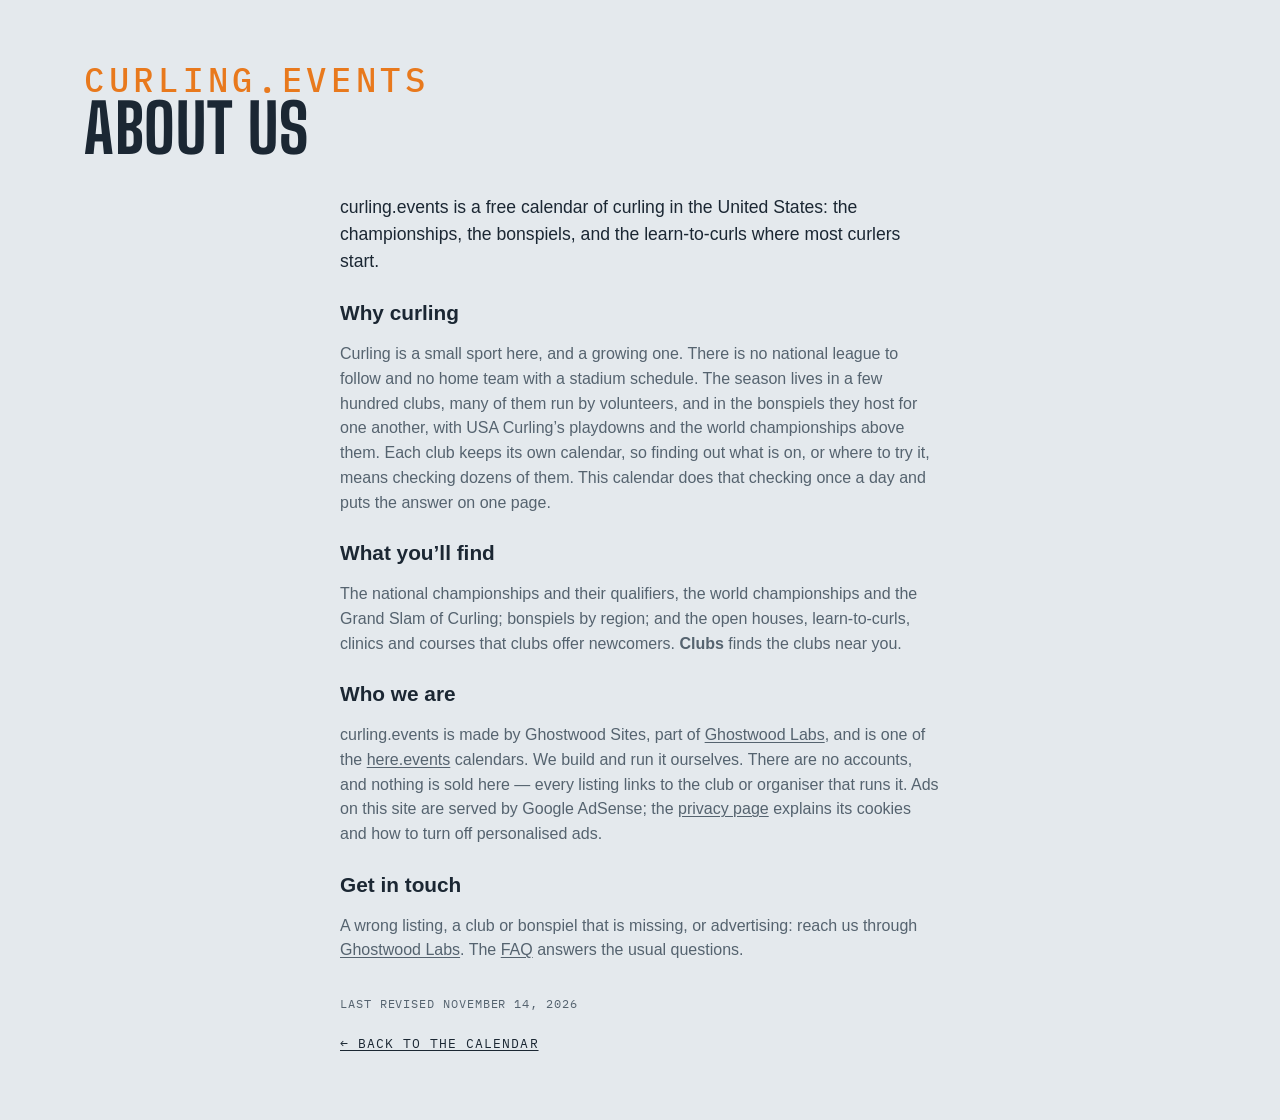
<file: site/about.html>
<!DOCTYPE html>
<html lang="en">
<head>
<meta charset="utf-8">
<meta name="viewport" content="width=device-width, initial-scale=1, viewport-fit=cover">
<meta name="theme-color" media="(prefers-color-scheme: light)" content="#edf1f4">
<meta name="theme-color" media="(prefers-color-scheme: dark)" content="#141a20">
<script>
  try {
    var t = localStorage.getItem('lqa-theme');
    var PHONE = '(max-width: 640px), (pointer: coarse) and (max-height: 500px)';
    if ((t === 'light' || t === 'dark') && !matchMedia(PHONE).matches) document.documentElement.dataset.theme = t;
  } catch (e) { /* no storage — system it is */ }
</script>
<title>About Us — curling.events</title>
<meta name="description" content="About curling.events: a free calendar of curling in the United States — championships, bonspiels and learn-to-curls, from the clubs themselves.">
<link rel="icon" href="favicon.svg" type="image/svg+xml">
<link rel="preconnect" href="https://fonts.googleapis.com">
<link rel="preconnect" href="https://fonts.gstatic.com" crossorigin>
<link href="https://fonts.googleapis.com/css2?family=Big+Shoulders:opsz,wght@10..72,500;10..72,700&family=IBM+Plex+Mono:wght@400;500&display=swap" rel="stylesheet">
<link rel="stylesheet" href="styles.css?v=__V__">
<script src="city.js?v=__V__"></script>
</head>
<body>

<!-- the Ghostwood Labs mark, drawn once; the masthead and the footer <use> it -->
<svg width="0" height="0" style="position:absolute" aria-hidden="true">
  <symbol id="gw-mark" viewBox="0 0 576 576">
    <g fill="none" stroke="currentColor" stroke-width="24" stroke-linecap="round" stroke-linejoin="round">
      <path d="M300.19 51.03A26 26 0 0 1 275.81 51.03L235.63 29.71A26 26 0 0 0 210.57 30.08L103.63 91.02A26 26 0 0 0 90.5 113.61L90.5 161.4A26 26 0 0 1 77.38 183.98L39.62 205.52A26 26 0 0 0 26.5 228.1L26.5 347.9A26 26 0 0 0 39.62 370.48L77.38 392.02A26 26 0 0 1 90.5 414.6L90.5 462.39A26 26 0 0 0 103.63 484.98L210.57 545.92A26 26 0 0 0 235.63 546.29L275.81 524.97A26 26 0 0 1 300.19 524.97L340.37 546.29A26 26 0 0 0 365.43 545.92L472.37 484.98A26 26 0 0 0 485.5 462.39L485.5 414.6A26 26 0 0 1 498.62 392.02L536.38 370.48A26 26 0 0 0 549.5 347.9L549.5 228.1A26 26 0 0 0 536.38 205.52L498.62 183.98A26 26 0 0 1 485.5 161.4L485.5 113.61A26 26 0 0 0 472.37 91.02L365.43 30.08A26 26 0 0 0 340.37 29.71L300.19 51.03Z"/>
      <path d="M288 57.5L288 177.5"/>
      <path d="M288 518.5L288 403.5"/>
      <path d="M90.5 176.5L144.63 204.58A26 26 0 0 0 169.19 204.26L209.58 181.92A26 26 0 0 0 223 159.17L223 101.5L158.5 137.5"/>
      <path d="M485.5 176.5L431.37 204.58A26 26 0 0 1 406.81 204.26L366.42 181.92A26 26 0 0 1 353 159.17L353 101.5L417.5 137.5"/>
      <path d="M157 211L157 287.5"/>
      <path d="M419 211L419 287.5"/>
      <path d="M90.5 399.5L144.63 371.42A26 26 0 0 1 169.19 371.74L209.58 394.08A26 26 0 0 1 223 416.83L223 474.5L158.5 438.5"/>
      <path d="M485.5 399.5L431.37 371.42A26 26 0 0 0 406.81 371.74L366.42 394.08A26 26 0 0 0 353 416.83L353 474.5L417.5 438.5"/>
      <path d="M26.5 288L92 325.5L92 250.5"/>
      <path d="M549.5 288L484 325.5L484 250.5"/>
    </g>
  </symbol>
</svg>

<!-- About (Steve, 2026-10-30: "curling is a small but growing sport, different that any naational league in the us"):
     curling.events' own page — the city sites share theirs word for word; this one says what a curling calendar is. -->
<header class="masthead">
  <div class="masthead-text">
    <p class="eyebrow">curling.events</p>
    <h1>About Us</h1>
  </div>
</header>
<main class="ad-page about-page">
  <p class="ad-lead">curling.events is a free calendar of curling in the United States: the championships, the bonspiels, and the learn-to-curls where most curlers start.</p>

  <h2>Why curling</h2>
  <p>Curling is a small sport here, and a growing one. There is no national league to follow and no home team with a stadium schedule. The season lives in a few hundred clubs, many of them run by volunteers, and in the bonspiels they host for one another, with USA Curling’s playdowns and the world championships above them. Each club keeps its own calendar, so finding out what is on, or where to try it, means checking dozens of them. This calendar does that checking once a day and puts the answer on one page.</p>

  <h2>What you’ll find</h2>
  <p>The national championships and their qualifiers, the world championships and the Grand Slam of Curling; bonspiels by region; and the open houses, learn-to-curls, clinics and courses that clubs offer newcomers. <strong>Clubs</strong> finds the clubs near you.</p>

  <h2>Who we are</h2>
  <p>curling.events is made by Ghostwood Sites, part of <a href="https://ghostwoodlabs.com/" rel="noopener">Ghostwood Labs</a>, and is one of the <a href="https://here.events/">here.events</a> calendars. We build and run it ourselves. There are no accounts, and nothing is sold here — every listing links to the club or organiser that runs it. Ads on this site are served by Google AdSense; the <a href="https://here.events/privacy/">privacy page</a> explains its cookies and how to turn off personalised ads.</p>

  <h2>Get in touch</h2>
  <p>A wrong listing, a club or bonspiel that is missing, or advertising: reach us through <a href="https://ghostwoodlabs.com/" rel="noopener">Ghostwood Labs</a>. The <a href="faq.html">FAQ</a> answers the usual questions.</p>

  <p class="ad-revised">Last revised <time datetime="2026-11-14">November 14, 2026</time></p>
  <a class="ad-back" href="./">← Back to the calendar</a>
</main>
</body>
</html>
</file>
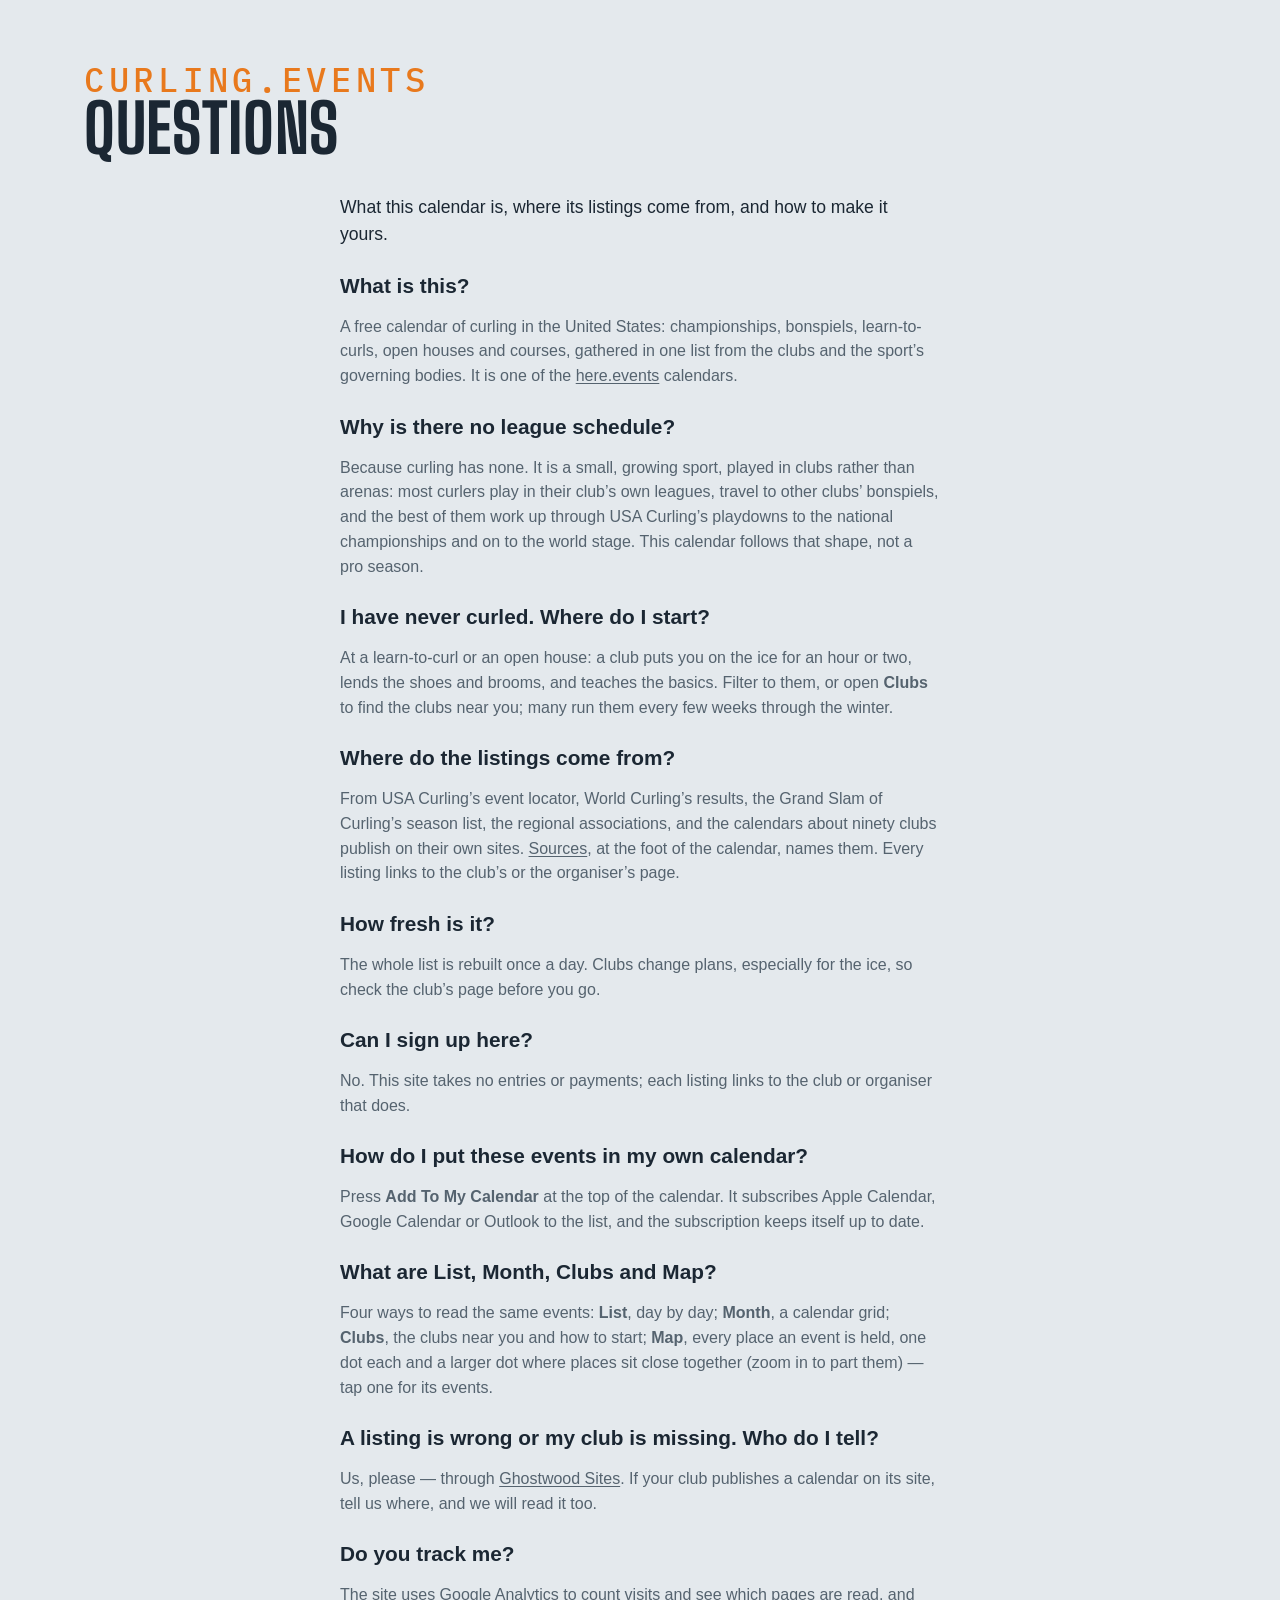
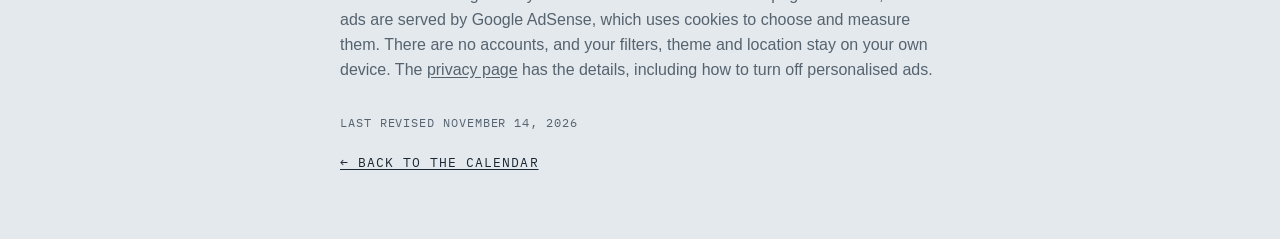
<file: site/faq.html>
<!DOCTYPE html>
<html lang="en">
<head>
<meta charset="utf-8">
<meta name="viewport" content="width=device-width, initial-scale=1, viewport-fit=cover">
<meta name="theme-color" media="(prefers-color-scheme: light)" content="#edf1f4">
<meta name="theme-color" media="(prefers-color-scheme: dark)" content="#141a20">
<script>
  try {
    var t = localStorage.getItem('lqa-theme');
    var PHONE = '(max-width: 640px), (pointer: coarse) and (max-height: 500px)';
    if ((t === 'light' || t === 'dark') && !matchMedia(PHONE).matches) document.documentElement.dataset.theme = t;
  } catch (e) { /* no storage — system it is */ }
</script>
<title>Questions — curling.events</title>
<meta name="description" content="Questions about curling.events: what it is, where its listings come from, why curling has no league schedule, and how to start curling.">
<link rel="icon" href="favicon.svg" type="image/svg+xml">
<link rel="preconnect" href="https://fonts.googleapis.com">
<link rel="preconnect" href="https://fonts.gstatic.com" crossorigin>
<link href="https://fonts.googleapis.com/css2?family=Big+Shoulders:opsz,wght@10..72,500;10..72,700&family=IBM+Plex+Mono:wght@400;500&display=swap" rel="stylesheet">
<link rel="stylesheet" href="styles.css?v=__V__">
<script src="city.js?v=__V__"></script>
</head>
<body>

<!-- the Ghostwood Labs mark, drawn once; the masthead and the footer <use> it -->
<svg width="0" height="0" style="position:absolute" aria-hidden="true">
  <symbol id="gw-mark" viewBox="0 0 576 576">
    <g fill="none" stroke="currentColor" stroke-width="24" stroke-linecap="round" stroke-linejoin="round">
      <path d="M300.19 51.03A26 26 0 0 1 275.81 51.03L235.63 29.71A26 26 0 0 0 210.57 30.08L103.63 91.02A26 26 0 0 0 90.5 113.61L90.5 161.4A26 26 0 0 1 77.38 183.98L39.62 205.52A26 26 0 0 0 26.5 228.1L26.5 347.9A26 26 0 0 0 39.62 370.48L77.38 392.02A26 26 0 0 1 90.5 414.6L90.5 462.39A26 26 0 0 0 103.63 484.98L210.57 545.92A26 26 0 0 0 235.63 546.29L275.81 524.97A26 26 0 0 1 300.19 524.97L340.37 546.29A26 26 0 0 0 365.43 545.92L472.37 484.98A26 26 0 0 0 485.5 462.39L485.5 414.6A26 26 0 0 1 498.62 392.02L536.38 370.48A26 26 0 0 0 549.5 347.9L549.5 228.1A26 26 0 0 0 536.38 205.52L498.62 183.98A26 26 0 0 1 485.5 161.4L485.5 113.61A26 26 0 0 0 472.37 91.02L365.43 30.08A26 26 0 0 0 340.37 29.71L300.19 51.03Z"/>
      <path d="M288 57.5L288 177.5"/>
      <path d="M288 518.5L288 403.5"/>
      <path d="M90.5 176.5L144.63 204.58A26 26 0 0 0 169.19 204.26L209.58 181.92A26 26 0 0 0 223 159.17L223 101.5L158.5 137.5"/>
      <path d="M485.5 176.5L431.37 204.58A26 26 0 0 1 406.81 204.26L366.42 181.92A26 26 0 0 1 353 159.17L353 101.5L417.5 137.5"/>
      <path d="M157 211L157 287.5"/>
      <path d="M419 211L419 287.5"/>
      <path d="M90.5 399.5L144.63 371.42A26 26 0 0 1 169.19 371.74L209.58 394.08A26 26 0 0 1 223 416.83L223 474.5L158.5 438.5"/>
      <path d="M485.5 399.5L431.37 371.42A26 26 0 0 0 406.81 371.74L366.42 394.08A26 26 0 0 0 353 416.83L353 474.5L417.5 438.5"/>
      <path d="M26.5 288L92 325.5L92 250.5"/>
      <path d="M549.5 288L484 325.5L484 250.5"/>
    </g>
  </symbol>
</svg>

<!-- The FAQ (Steve, 2026-10-28, queued "creating a FAQ page"): one shared page for
     every city, word for word, "here.events" over the heading on every site (Steve,
     2026-10-29: "FAQ doesn't need the city/neighboorhood"). Styled by .ad-page in styles.css, like Advertise. -->
<header class="masthead">
  <div class="masthead-text">
    <p class="eyebrow">curling.events</p>
    <h1>Questions</h1>
  </div>
</header>
<main class="ad-page faq-page">
  <p class="ad-lead">What this calendar is, where its listings come from, and how to make it yours.</p>

  <h2>What is this?</h2>
  <p>A free calendar of curling in the United States: championships, bonspiels, learn-to-curls, open houses and courses, gathered in one list from the clubs and the sport’s governing bodies. It is one of the <a href="https://here.events/">here.events</a> calendars.</p>

  <h2>Why is there no league schedule?</h2>
  <p>Because curling has none. It is a small, growing sport, played in clubs rather than arenas: most curlers play in their club’s own leagues, travel to other clubs’ bonspiels, and the best of them work up through USA Curling’s playdowns to the national championships and on to the world stage. This calendar follows that shape, not a pro season.</p>

  <h2>I have never curled. Where do I start?</h2>
  <p>At a learn-to-curl or an open house: a club puts you on the ice for an hour or two, lends the shoes and brooms, and teaches the basics. Filter to them, or open <strong>Clubs</strong> to find the clubs near you; many run them every few weeks through the winter.</p>

  <h2>Where do the listings come from?</h2>
  <p>From USA Curling’s event locator, World Curling’s results, the Grand Slam of Curling’s season list, the regional associations, and the calendars about ninety clubs publish on their own sites. <a href="sources.html">Sources</a>, at the foot of the calendar, names them. Every listing links to the club’s or the organiser’s page.</p>

  <h2>How fresh is it?</h2>
  <p>The whole list is rebuilt once a day. Clubs change plans, especially for the ice, so check the club’s page before you go.</p>

  <h2>Can I sign up here?</h2>
  <p>No. This site takes no entries or payments; each listing links to the club or organiser that does.</p>

  <h2>How do I put these events in my own calendar?</h2>
  <p>Press <strong>Add To My Calendar</strong> at the top of the calendar. It subscribes Apple Calendar, Google Calendar or Outlook to the list, and the subscription keeps itself up to date.</p>

  <h2>What are List, Month, Clubs and Map?</h2>
  <p>Four ways to read the same events: <strong>List</strong>, day by day; <strong>Month</strong>, a calendar grid; <strong>Clubs</strong>, the clubs near you and how to start; <strong>Map</strong>, every place an event is held, one dot each and a larger dot where places sit close together (zoom in to part them) — tap one for its events.</p>

  <h2>A listing is wrong or my club is missing. Who do I tell?</h2>
  <p>Us, please — through <a href="https://ghostwoodlabs.com/" rel="noopener">Ghostwood Sites</a>. If your club publishes a calendar on its site, tell us where, and we will read it too.</p>

  <h2>Do you track me?</h2>
  <p>The site uses Google Analytics to count visits and see which pages are read, and ads are served by Google AdSense, which uses cookies to choose and measure them. There are no accounts, and your filters, theme and location stay on your own device. The <a href="https://here.events/privacy/">privacy page</a> has the details, including how to turn off personalised ads.</p>

  <p class="ad-revised">Last revised <time datetime="2026-11-14">November 14, 2026</time></p>
  <a class="ad-back" href="./">← Back to the calendar</a>
</main>
</body>
</html>
</file>
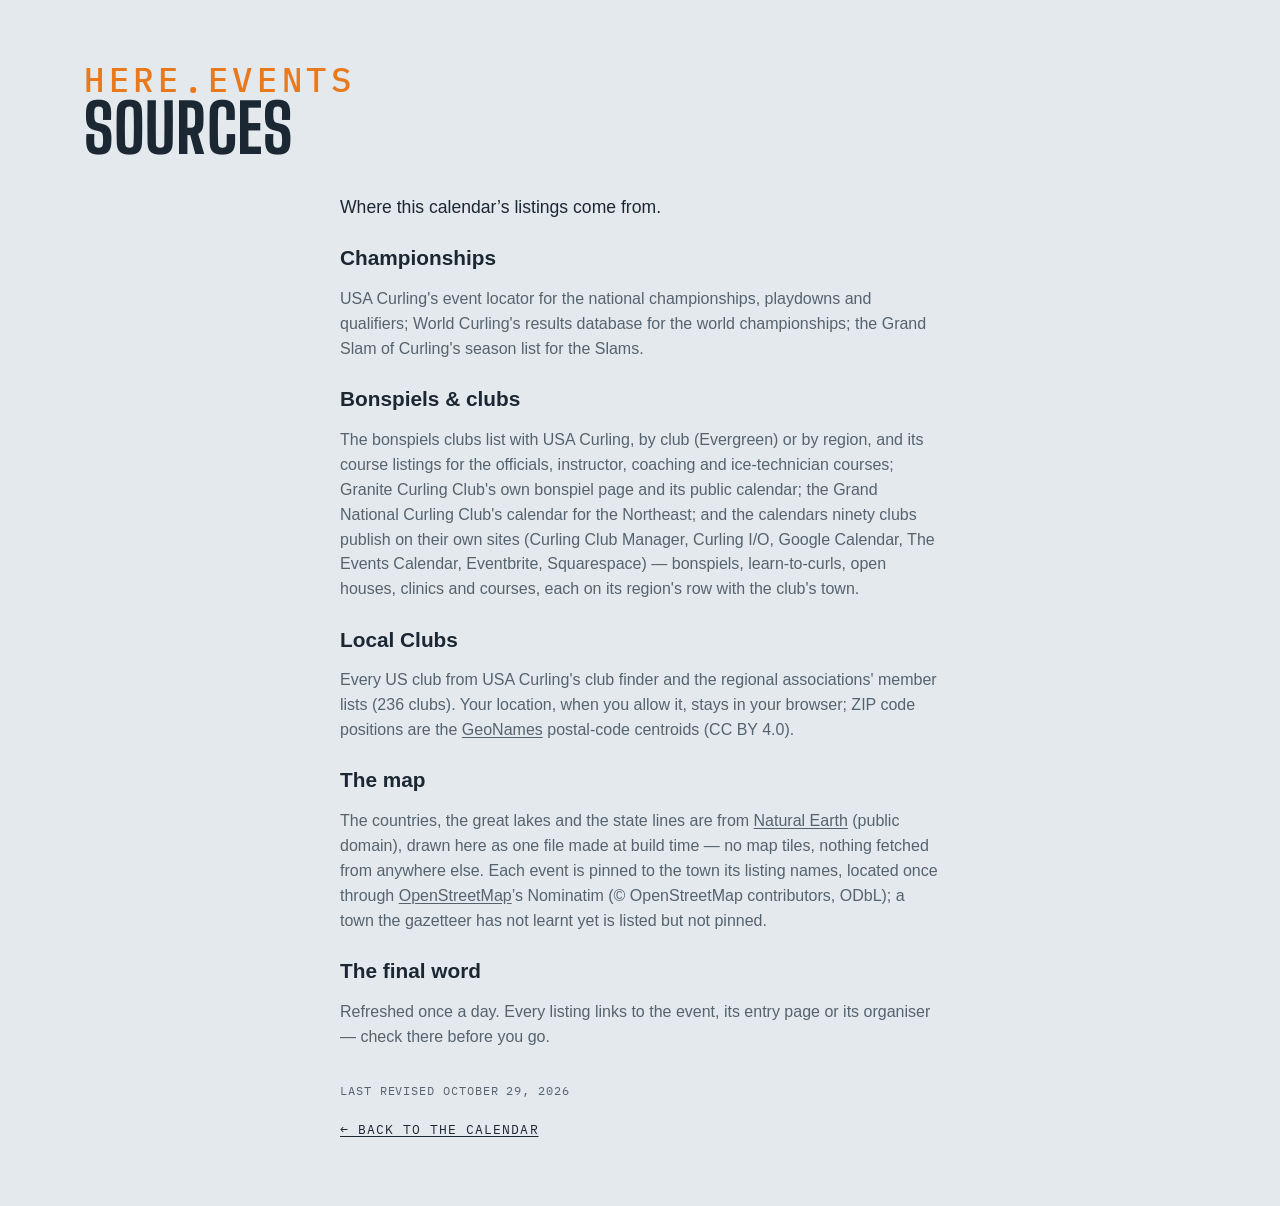
<file: site/sources.html>
<!DOCTYPE html>
<html lang="en">
<head>
<meta charset="utf-8">
<meta name="viewport" content="width=device-width, initial-scale=1, viewport-fit=cover">
<meta name="theme-color" media="(prefers-color-scheme: light)" content="#edf1f4">
<meta name="theme-color" media="(prefers-color-scheme: dark)" content="#141a20">
<script>
  try {
    var t = localStorage.getItem('lqa-theme');
    var PHONE = '(max-width: 640px), (pointer: coarse) and (max-height: 500px)';
    if ((t === 'light' || t === 'dark') && !matchMedia(PHONE).matches) document.documentElement.dataset.theme = t;
  } catch (e) { /* no storage — system it is */ }
</script>
<title>Sources — here.events</title>
<meta name="description" content="Where this events calendar’s listings come from: the ticket sellers, the venues’ own calendars and the leagues’ schedules.">
<link rel="icon" href="favicon.svg" type="image/svg+xml">
<link rel="preconnect" href="https://fonts.googleapis.com">
<link rel="preconnect" href="https://fonts.gstatic.com" crossorigin>
<link href="https://fonts.googleapis.com/css2?family=Big+Shoulders:opsz,wght@10..72,500;10..72,700&family=IBM+Plex+Mono:wght@400;500&display=swap" rel="stylesheet">
<link rel="stylesheet" href="styles.css?v=__V__">
<script src="city.js?v=__V__"></script>
</head>
<body>

<!-- the Ghostwood Labs mark, drawn once; the masthead and the footer <use> it -->
<svg width="0" height="0" style="position:absolute" aria-hidden="true">
  <symbol id="gw-mark" viewBox="0 0 576 576">
    <g fill="none" stroke="currentColor" stroke-width="24" stroke-linecap="round" stroke-linejoin="round">
      <path d="M300.19 51.03A26 26 0 0 1 275.81 51.03L235.63 29.71A26 26 0 0 0 210.57 30.08L103.63 91.02A26 26 0 0 0 90.5 113.61L90.5 161.4A26 26 0 0 1 77.38 183.98L39.62 205.52A26 26 0 0 0 26.5 228.1L26.5 347.9A26 26 0 0 0 39.62 370.48L77.38 392.02A26 26 0 0 1 90.5 414.6L90.5 462.39A26 26 0 0 0 103.63 484.98L210.57 545.92A26 26 0 0 0 235.63 546.29L275.81 524.97A26 26 0 0 1 300.19 524.97L340.37 546.29A26 26 0 0 0 365.43 545.92L472.37 484.98A26 26 0 0 0 485.5 462.39L485.5 414.6A26 26 0 0 1 498.62 392.02L536.38 370.48A26 26 0 0 0 549.5 347.9L549.5 228.1A26 26 0 0 0 536.38 205.52L498.62 183.98A26 26 0 0 1 485.5 161.4L485.5 113.61A26 26 0 0 0 472.37 91.02L365.43 30.08A26 26 0 0 0 340.37 29.71L300.19 51.03Z"/>
      <path d="M288 57.5L288 177.5"/>
      <path d="M288 518.5L288 403.5"/>
      <path d="M90.5 176.5L144.63 204.58A26 26 0 0 0 169.19 204.26L209.58 181.92A26 26 0 0 0 223 159.17L223 101.5L158.5 137.5"/>
      <path d="M485.5 176.5L431.37 204.58A26 26 0 0 1 406.81 204.26L366.42 181.92A26 26 0 0 1 353 159.17L353 101.5L417.5 137.5"/>
      <path d="M157 211L157 287.5"/>
      <path d="M419 211L419 287.5"/>
      <path d="M90.5 399.5L144.63 371.42A26 26 0 0 1 169.19 371.74L209.58 394.08A26 26 0 0 1 223 416.83L223 474.5L158.5 438.5"/>
      <path d="M485.5 399.5L431.37 371.42A26 26 0 0 0 406.81 371.74L366.42 394.08A26 26 0 0 0 353 416.83L353 474.5L417.5 438.5"/>
      <path d="M26.5 288L92 325.5L92 250.5"/>
      <path d="M549.5 288L484 325.5L484 250.5"/>
    </g>
  </symbol>
</svg>

<!-- The sources (Steve, 2026-10-29: "make it work like FAQ"): moved here from the footer's
     floating panel. "here.events" over the heading like the FAQ, but the text below is this
     city's own — each city keeps its own sources.html. Styled by .ad-page in styles.css. -->
<header class="masthead">
  <div class="masthead-text">
    <p class="eyebrow">here.events</p>
    <h1>Sources</h1>
  </div>
</header>
<main class="ad-page sources-page">
  <p class="ad-lead">Where this calendar’s listings come from.</p>

  <h2>Championships</h2>
  <p>USA Curling's event locator for the national championships, playdowns and qualifiers; World Curling's results database for the world championships; the Grand Slam of Curling's season list for the Slams.</p>

  <h2>Bonspiels &amp; clubs</h2>
  <p>The bonspiels clubs list with USA Curling, by club (Evergreen) or by region, and its course listings for the officials, instructor, coaching and ice-technician courses; Granite Curling Club's own bonspiel page and its public calendar; the Grand National Curling Club's calendar for the Northeast; and the calendars ninety clubs publish on their own sites (Curling Club Manager, Curling I/O, Google Calendar, The Events Calendar, Eventbrite, Squarespace) — bonspiels, learn-to-curls, open houses, clinics and courses, each on its region's row with the club's town.</p>

  <h2>Local Clubs</h2>
  <p>Every US club from USA Curling's club finder and the regional associations' member lists (236 clubs). Your location, when you allow it, stays in your browser; ZIP code positions are the <a href="https://www.geonames.org/" target="_blank" rel="noopener">GeoNames</a> postal-code centroids (CC BY 4.0).</p>

  <h2>The map</h2>
  <p>The countries, the great lakes and the state lines are from <a href="https://www.naturalearthdata.com/" target="_blank" rel="noopener">Natural Earth</a> (public domain), drawn here as one file made at build time — no map tiles, nothing fetched from anywhere else. Each event is pinned to the town its listing names, located once through <a href="https://www.openstreetmap.org/copyright" target="_blank" rel="noopener">OpenStreetMap</a>’s Nominatim (© OpenStreetMap contributors, ODbL); a town the gazetteer has not learnt yet is listed but not pinned.</p>

  <h2>The final word</h2>
  <p>Refreshed once a day. Every listing links to the event, its entry page or its organiser — check there before you go.</p>

  <p class="ad-revised">Last revised <time datetime="2026-10-29">October 29, 2026</time></p>
  <a class="ad-back" href="./">← Back to the calendar</a>
</main>
</body>
</html>
</file>
<file: site/styles.css>
/* Lower Queen Anne Events — overcast-sky palette, marquee display type. */

:root {
  --sky: #e4e9ed;        /* overcast paper (a step down from #edf1f4, Steve 2026-10-12: "a little less glaring") */
  --mist: #f7f9fb;       /* card surface (was pure white) */
  --ink: #1b2733;        /* Puget ink */
  --ink-soft: #55636f;
  --ink-bright: #1b2733; /* the logo: pure white in the dark palette, ink here */
  --line: #c3ccd4;
  --gold: #e8791d;       /* Space Needle "Galaxy Gold" */
  --gold-soft: #fbe9d8;
  /* Color coding is muted (a step back from the pure primaries) and each
     group keeps to its own family so a dot or stripe reads as what it is:
     venues are cool (blue → violet → teal), event types are warm (yellow →
     orange → red → pink). */
  /* venue hues (chips, grid ticks, agenda tags): a sweep from teal through
     blue and violet to magenta, neighbors alternating light and dark */
  /* all three families sit a step back from the pure primaries: the same
     hues, less glare, so the stripes and ticks read after the titles */
  --v-usac: #2d619f; --v-wcf: #9f442d; --v-gsoc: #9f8e2d; --v-tour: #2d9f9f; --v-canada: #9f2d2d; --v-granite: #2d9f6d; --v-evergreen: #4f9f2d;
  --v-northwest: #2d8f9f; --v-midwest: #712d9f; --v-northeast: #9f2d66; --v-south: #9f662d; --v-mountain: #819f2d;
  --venue-text: 72%;     /* how much of the venue hue the card's venue label keeps (light mode) */
  --tint: 26%;           /* the venue wash behind a series card (light mode; 13% in the dark palette) */
  --row-a: #f3f6f8; --row-b: #d6dde3; /* the list's rows alternate light and dark grey; only a series keeps its venue's hue (Steve, 2026-10-20) */
  /* event-type hues (calendar ticks, agenda right edge): concerts salmon and
     arts crimson keep clear of the brand orange; movies slate = "quiet" */
  --t-concert: #d9664f;
  --t-sports: #d4b106;
  --t-arts: #b8303f;
  --t-movie: #7a8a99;
  --t-community: #d63f9c;
  --t-expo: #2a9d8f;      /* conventions & expos: turquoise, the one hue the types didn't use */
  --t-bar: #c28a12;       /* bar nights: amber, an ale between the sports yellow and concert salmon */
  --alert: #e02b26;       /* cancelled / postponed notes: plain bright red */
  --barh-base: 3.4rem;   /* the pinned filter bar's height (chips 2.25rem + padding) */
  --titleh: 1.7rem;      /* the bar's title line (1.2rem + .5rem gap), added while scrolled */
  --barh: var(--barh-base); /* what the sticky things below the bar offset by */
  --rule: color-mix(in srgb, var(--line), var(--ink-soft)); /* list dividers: a step brighter than --line */
  /* the scorebug (the live game block, .tf-bug): a light panel in this theme, the broadcast's charcoal in the dark one (Steve, 2026-10-12: the charcoal panel on the light card looked bad) */
  --bug-bg: #f9fafb; --bug-frame: #c9d2da; --bug-ink: #1b2733; --bug-soft: #55636f; --bug-dim: #7c8894; --bug-rowline: #d5dce3; --bug-off: #b3bcc5; --bug-muted: #6b7784; --bug-score-bg: #ffffff; --bug-shadow: rgba(15, 25, 35, .10); --bug-redzone: #c8261f;
  --bug-bw: 1px; --frame: var(--line); --frame-w: 1px; /* the game block's frame and the bug's rules: hairlines in the card's line colour here, the 2px broadcast frame in the dark theme (Steve, 2026-10-12: "soften … the borders in general") */
  --cell-mix: 22%; --cell-ink: var(--ink); --cell-bar: 4px; --cell-shadow: none; /* the bug's team cells: a wash of the club colour with a bar of it at the left and ink type, instead of the solid cell ("soften the colors here") */
  --tick-mix: var(--ink); --tick-pct: 65%; /* the refresh countdown ring: the club's colour mixed toward ink here, toward white on the dark ground (the mix itself is written in the .tf-refresh rule: a token holding var(--team-2) would resolve here on :root, where no club colour exists, and come out empty) */
  --dot: color-mix(in srgb, var(--ink-soft) 40%, transparent); /* the dotted underline under the watch strip's links */
  --display: "Big Shoulders", "Arial Narrow", sans-serif;
  --body: -apple-system, BlinkMacSystemFont, "Segoe UI", "Helvetica Neue", sans-serif;
  --mono: "IBM Plex Mono", ui-monospace, Menlo, monospace;
}
/* Dark palette. Applies when the system prefers dark and the visitor hasn't
   picked Light, or whenever they've picked Dark (the toggle sets
   data-theme on <html>; "system" leaves it unset). The two blocks must
   stay identical — CSS has no way to give one ruleset two unrelated
   conditions. */
@media (prefers-color-scheme: dark) {
  :root:not([data-theme="light"]) {
    color-scheme: dark;
    --sky: #141a20; --mist: #1d252e; --ink: #e8edf1; --ink-soft: #9aa7b2; --ink-bright: #ffffff;
    --line: #333f4a; --gold: #f08a33; --gold-soft: #3a2a1a;
    --v-usac: #86b4ea; --v-wcf: #ea9a86; --v-gsoc: #eadb86; --v-tour: #86eaea; --v-canada: #ea8686; --v-granite: #86eabe; --v-evergreen: #a4ea86;
    --v-northwest: #86dcea; --v-midwest: #c286ea; --v-northeast: #ea86b8; --v-south: #eab886; --v-mountain: #d0ea86;
    --venue-text: 100%; --tint: 13%;
    --row-a: #1e252c; --row-b: #2c343c;
    --t-concert: #f0806a; --t-sports: #f2d21b; --t-arts: #d63a4f;
    --t-movie: #8b9db0; --t-community: #e660a8; --t-expo: #4fd1c5; --t-bar: #e3ad3c; --alert: #ff4b3e;
    --bug-bg: #2b2d30; --bug-frame: #c9cdd2; --bug-ink: #f4f4f4; --bug-soft: #d5d8dc; --bug-dim: #b9bec4; --bug-rowline: #5c6167; --bug-off: #6a6d72; --bug-muted: #4a4f56; --bug-score-bg: #fafafa; --bug-shadow: rgba(0, 0, 0, .35); --bug-redzone: #ff7b7b;
  --bug-bw: 2px; --frame: var(--ink-soft); --frame-w: 2px; --cell-mix: 100%; --cell-ink: #fff; --cell-bar: 0px; --cell-shadow: 0 1px 2px rgba(0, 0, 0, .5);
    --bug-bw: 2px; --frame: var(--ink-soft); --frame-w: 2px; --cell-mix: 100%; --cell-ink: #fff; --cell-bar: 0px; --cell-shadow: 0 1px 2px rgba(0, 0, 0, .5);
    --tick-mix: white; --tick-pct: 45%;
    --dot: color-mix(in srgb, var(--ink-soft) 60%, transparent);
  }
}
:root[data-theme="dark"] {
  color-scheme: dark;
  --sky: #141a20; --mist: #1d252e; --ink: #e8edf1; --ink-soft: #9aa7b2; --ink-bright: #ffffff;
  --line: #333f4a; --gold: #f08a33; --gold-soft: #3a2a1a;
  --v-usac: #86b4ea; --v-wcf: #ea9a86; --v-gsoc: #eadb86; --v-tour: #86eaea; --v-canada: #ea8686; --v-granite: #86eabe; --v-evergreen: #a4ea86;
  --v-northwest: #86dcea; --v-midwest: #c286ea; --v-northeast: #ea86b8; --v-south: #eab886; --v-mountain: #d0ea86;
  --venue-text: 100%; --tint: 13%;
  --row-a: #1e252c; --row-b: #2c343c;
  --t-concert: #f0806a; --t-sports: #f2d21b; --t-arts: #d63a4f;
  --t-movie: #8b9db0; --t-community: #e660a8; --t-expo: #4fd1c5; --t-bar: #e3ad3c; --alert: #ff4b3e;
  --bug-bg: #2b2d30; --bug-frame: #c9cdd2; --bug-ink: #f4f4f4; --bug-soft: #d5d8dc; --bug-dim: #b9bec4; --bug-rowline: #5c6167; --bug-off: #6a6d72; --bug-muted: #4a4f56; --bug-score-bg: #fafafa; --bug-shadow: rgba(0, 0, 0, .35); --bug-redzone: #ff7b7b;
  --tick-mix: white; --tick-pct: 45%;
  --dot: color-mix(in srgb, var(--ink-soft) 60%, transparent);
}
:root[data-theme="light"] { color-scheme: light; }

* { box-sizing: border-box; }
html { scroll-behavior: smooth; overflow-x: clip; } /* clip: the footer bleeds to the viewport edges */
@media (prefers-reduced-motion: reduce) { html { scroll-behavior: auto; } }
/* the page is 62rem wide, and steps wider on big screens so event names
   get a single line: the calendar column is fixed, so all of the extra
   width goes to the cards (the footer line follows) */
:root { --pagew: 62rem; }
@media (min-width: 1180px) { :root { --pagew: 72rem; } }
@media (min-width: 1360px) { :root { --pagew: 80rem; } }
body {
  /* no bottom padding: the sticky footer is the page's last thing, and any
     padding here would show as a blank band under it once the list is short.
     A column flex at least a viewport tall, so a short page (the Teams view
     with one team) still puts the footer at the bottom edge */
  display: flex; flex-direction: column; min-height: 100vh; min-height: 100dvh;
  margin: 0 auto; padding: 0 1.25rem; max-width: var(--pagew);
  background: var(--sky); color: var(--ink);
  font: 16px/1.55 var(--body);
}
/* flex items refuse to shrink below their content's minimum width, so one
   unwrappable line (a TV listing, the compact bar's title) would push a whole
   section past a phone's edge; let them shrink like blocks */
body > * { min-width: 0; }
a { color: inherit; text-underline-offset: 2px; }
:focus-visible { outline: 2px solid var(--ink-soft); outline-offset: 2px; }

/* ---- masthead ---- */
.masthead {
  display: flex; flex-wrap: wrap; gap: 1.5rem; align-items: flex-end;
  justify-content: space-between; padding: 2.5rem 0 1rem;
}
.eyebrow {
  font-family: var(--mono); font-size: .8rem; letter-spacing: .12em;
  text-transform: uppercase; color: var(--gold); margin: 0 0 .3rem;
}
h1 {
  font-family: var(--display); font-weight: 700; font-size: clamp(2.6rem, 7vw, 4.2rem);
  line-height: .92; text-transform: uppercase; letter-spacing: .01em; margin: 0;
}
.masthead-text { min-width: 0; max-width: 100%; } /* a flex item would grow to its widest line and push past a phone's edge */
/* "More Cities" (See All until 2026-10-13, Other Places until 2026-10-18): the pill before the theme pill, to the same map (Steve, 2026-10-12); in the pinned bar the chip's text folds away and the map glyph stays */
/* Add To My Calendar: the first of the masthead's tools (Steve, 2026-10-26, "should move here" — beside More Cities; in the bar from 2026-09-16 until then), sized like the More Cities pill beside it */
.masthead-tools #subscribeBtn { order: 3; display: inline-flex; align-items: center; gap: .45rem; min-height: calc(1.7rem + 8px); padding: 0 .95em; }
.masthead-tools #subscribeBtn svg { width: 1rem; height: 1rem; flex: none; }
.masthead-tools #subscribeBtn:hover { border-color: var(--ink-soft); }
.bar-title .masthead-tools #subscribeBtn { min-height: 1.7rem; padding: 0 .5em; } /* icon-only in the title line, like the pill (the label rule is .bar-title .masthead-tools .chip span) */
.masthead-tools .see-all { order: 4; display: inline-flex; align-items: center; gap: .45rem; min-height: calc(1.7rem + 8px); padding: 0 .95em; text-decoration: none; }
.masthead-tools .see-all svg { width: 1rem; height: 1rem; fill: none; stroke: currentColor; stroke-width: 1.6; stroke-linejoin: round; stroke-linecap: round; }
.masthead-tools .see-all:hover { border-color: var(--ink-soft); }
.bar-title .masthead-tools .see-all { min-height: 1.7rem; padding: 0 .5em; }
/* the mark and the name as one thing: the mark stretches to the text's
   height (eyebrow + title) and keeps square, in the footer mark's white */
.masthead { --mast-title: clamp(2.6rem, 7vw, 4.2rem); } /* the title's size; the eyebrow and the mark are cut from it */
.masthead h1 { font-size: var(--mast-title); }
/* the picture (Steve, 2026-09-21: line art, the Needle's crown the focus):
   the top of the Space Needle from the Highsmith aerial, traced to single
   smooth lines at build (a gradient-magnitude pass over the photo, see the
   memory note), a 4.5:1 window from the spire tip to the Queen Anne treeline
   with the Needle centred and the Cascades ridge behind
   (design/lqa-masthead-lines-gen.py). The
   drawing is a luminance mask (masthead-lines.png, white = line) over a box
   of ink, so the lines are the palette's own ink in either theme. A band
   behind the masthead, the Needle toward the right, dissolving into the page
   on every side — no hard edge where the art stops (Steve, 2026-09-21) */
.masthead { min-height: 11rem; overflow: hidden; isolation: isolate; } /* a slim band (Steve, 2026-09-20: minimal) */
.masthead-photo { /* the drawing fills the gap between the name and the theme pill (Steve, 2026-10-05: "in all the modes try to make it fill this space"): a flex item between them, as tall as the band (the negative margins reach over the band's padding) */
  order: 1; flex: 1 1 0; align-self: stretch; min-width: 0; z-index: -1;
  margin: -2.5rem 0 -1rem; pointer-events: none;
  background: #fff; opacity: .9; /* white lines on the dark palette, black on the light one (Steve: "white and black with antialiasing") */
  -webkit-mask-image: url(masthead-lines.png), linear-gradient(to right, transparent 0%, #000 10%, #000 92%, transparent 100%), linear-gradient(to bottom, #000 0%, #000 58%, transparent 100%);
  mask-image: url(masthead-lines.png), linear-gradient(to right, transparent 0%, #000 10%, #000 92%, transparent 100%), linear-gradient(to bottom, #000 0%, #000 58%, transparent 100%);
  -webkit-mask-size: auto 100%, 100% 100%, 100% 100%; mask-size: auto 100%, 100% 100%, 100% 100%; /* the drawing at the band's height, however wide the gap: the Needle stays whole, the ridge beside it shows as far as the gap allows */
  -webkit-mask-position: 50% 0%, 0 0, 0 0; mask-position: 50% 0%, 0 0, 0 0; /* the Needle is at the drawing's centre, so its spire is the centre of the gap at every width (Steve, 2026-10-05: "make the center the top of the needle") */
  -webkit-mask-repeat: no-repeat; mask-repeat: no-repeat;
  mask-mode: luminance, alpha, alpha;
  -webkit-mask-composite: source-in; mask-composite: intersect;
}
.masthead-tools { order: 2; }
:root[data-theme="light"] .masthead-photo { background: #000; opacity: .7; }
@media (prefers-color-scheme: light) { :root:not([data-theme="dark"]) .masthead-photo { background: #000; opacity: .7; } }
.masthead-text { position: relative; }
.masthead .eyebrow { font-size: calc(var(--mast-title) * .5); font-weight: 500; letter-spacing: .14em; margin-bottom: .1rem; line-height: 1; } /* "Seattle": half the title's size (Steve, 2026-09-16: twice the quarter it was), a shade bolder */
/* the masthead's tools (Steve, 2026-09-14): Add To My Calendar (back here
   2026-10-26), the More Cities pill and the theme pill at the masthead's
   right end — the bar below keeps its room for the switch, filters, search,
   the clubs and the season calendar chip */
.masthead { position: relative; }
.masthead-tools { display: flex; align-items: center; gap: .6rem; flex: none; margin-left: auto; }
.sub { color: var(--ink-soft); max-width: 34rem; margin: .8rem 0 0; }

.updated { /* the "Updated …" stamp: an eyebrow line under the title, spaced like the one above it */
  margin: .3rem 0 0; min-height: 1em;
}
/* Solid-ink pill with the page background as its text — a dark pill in
   light mode, a light one in dark — softened on hover (the event sheet's
   Tickets button). */
.btn-cal {
  display: inline-flex; align-items: center; gap: .55em; margin: auto 0;
  font: 600 1rem/1 var(--body); color: var(--sky); background: var(--ink);
  border: 0; border-radius: 999px; padding: .85em 1.4em .85em 1.15em; cursor: pointer;
  transition: background .15s, color .15s;
}
.btn-cal svg { width: 1.15em; height: 1.15em; flex: none; }
.btn-cal:hover { background: var(--ink-soft); color: var(--sky); }
/* the subscribe pop: app.js placeSubscribePop fixes it under the masthead's
   Add To My Calendar button (right edges aligned); these are the fallback
   position and the look */
.pop {
  position: absolute; right: 0; top: calc(100% + 1.1rem); z-index: 10;
  width: min(18rem, 100%); background: var(--mist); border: 1px solid var(--line);
  border-radius: 8px; padding: 1rem 1.1rem; box-shadow: 0 8px 28px rgba(15, 25, 35, .18);
  font-size: .92rem;
}
.pop p { margin: 0 0 .6rem; }
.pop > :last-child { margin-bottom: 0; }
/* everything in the pop sits on one centre line: the checkbox row, the
   three named calendar tiles, the QR / Copy Link chips, then the note */
.pop-tiles { display: grid; grid-template-columns: repeat(3, 4.6rem); justify-content: center; gap: .6rem; margin: 0 0 .7rem; }
.pop-tools { display: flex; justify-content: center; gap: .5rem; margin: 0 0 .9rem; }
.pop-tools .chip { display: inline-flex; align-items: center; gap: .4rem; text-decoration: none; padding: .45em .85em; }
.pop-tools .chip svg { width: 1rem; height: 1rem; flex: none; color: var(--gold); }
.pop-tools .chip:hover { border-color: var(--ink-soft); }
/* Copy Link: a check replaces the icon for a moment after copying */
.pop-tools .chip.is-done svg { display: none; }
.pop-tools .chip.is-done::before { content: "✓"; font-weight: 700; line-height: 1; }
.qr-panel { text-align: center; margin-bottom: .6rem; }
#qrImg {
  display: inline-block; width: 170px; height: 170px;
  background: #fff; padding: 6px; border-radius: 8px;
}
#qrImg svg { display: block; width: 100%; height: 100%; }
/* a tile: the service's icon over its name */
.tile {
  display: grid; justify-items: center; gap: .4rem;
  padding: .6rem .3rem .5rem; border: 1px solid var(--line); border-radius: 10px;
  background: var(--sky); text-decoration: none; color: var(--ink-soft);
}
.tile-logo { width: 2.4rem; height: 2.4rem; border-radius: 8px; object-fit: contain; }
.tile span { font-family: var(--mono); font-size: .62rem; text-transform: uppercase; letter-spacing: .08em; line-height: 1; }
.tile:hover { border-color: var(--ink-soft); color: var(--ink); }
/* ---- filter bar: one row of matching chips ---- */
/* Funnel (filters), Reset, Copy link, Add To Calendar, then the theme toggle
   at the right end. position: relative makes the bar the box the subscribe
   pop hangs from. */
.filterbar {
  display: flex; flex-wrap: nowrap; gap: .6rem; align-items: center;
  margin: .75rem 0 0; position: relative;
}
.filterbar > * { flex-shrink: 0; }
.filterbar .chip {
  display: inline-flex; align-items: center; gap: .45rem; min-height: 2.25rem;
  position: relative; /* for the visually-hidden labels in .is-tight */
}
.filterbar .chip svg { width: 1rem; height: 1rem; flex: none; }
.filterbar .chip:not(:disabled):hover { border-color: var(--ink-soft); }
/* the funnel's chevron is the panel's open/closed indicator. Its outline is
   deliberately the same whether or not a filter is active — Reset lighting
   up is the "something's filtered" signal. */
/* The bar can't wrap. When its content wouldn't fit — app.js measures and
   sets .is-tight — the view switch's words go (see .view-toggle); the labeled
   Add To My Calendar chip that used to shed its label here left the bar for
   the masthead 2026-10-26. */
/* the Teams chip is a switch: solid while its view is on show */
/* the view switch: list | month | home teams, a three-stop pill like the theme's (same rules, .view-toggle) */
.view-toggle[data-active="month"] .theme-knob { left: calc(3px + var(--tt)); }
.view-toggle[data-active="teams"] .theme-knob { left: calc(3px + 2 * var(--tt)); }
.view-toggle button[aria-checked="true"] { color: var(--sky); }
/* while the Teams view is up the agenda's own controls step aside — the
   filters, search, the Today floater, Add To Calendar and the phone's calendar chip */
html.teams-open .search-wrap,
html.teams-open .cal-toggle { display: none; } /* Add To Calendar stays: in Teams mode it offers the club's season feed */
html.teams-open #calToday { display: none; }
.cal-side:not(.is-float) .cal { margin-bottom: 1.6rem; } /* room for the TODAY tab below the docked card */
/* the search box: a chip that takes typing, a magnifier at its right end and
   no placeholder; it gives up width first when the row gets tight */
.filterbar .search-wrap { position: relative; display: flex; flex: 1 1 10rem; min-width: 10rem; max-width: none; } /* the whole of the row's slack (Steve, 2026-10-24, "span the full width"; capped at 28rem from 2026-09-15 until then) */ /* takes whatever room the row has left, never less than a word's worth: the chips drop their labels first (is-tight) */
#searchBox {
  width: 100%; font: 500 .85rem/1 var(--body); color: var(--ink); background: var(--mist);
  border: 1px solid var(--line); border-radius: 999px; padding: .5em 2.4em .5em .95em; min-height: 2.25rem;
  -webkit-appearance: none; appearance: none;
}
#searchBox::-webkit-search-cancel-button { margin-right: .2em; }
/* hover and focus both just brighten the edge — no orange ring on a text box */
#searchBox:hover { border-color: var(--ink-soft); }
#searchBox:focus, #searchBox:focus-visible { outline: none; border-color: var(--ink); }
.search-wrap svg {
  position: absolute; right: .85rem; top: 50%; width: 1rem; height: 1rem;
  transform: translateY(-50%); color: var(--ink-soft); pointer-events: none;
}
/* Right end of the bar, left to right: the calendar chip (narrow layouts
   only), then the season calendar chip (DOM order keeps the chips together;
   flex order places them); the search box grows to fill the gap before them.
   Add To My Calendar was the bar's last chip from 2026-09-16 to 2026-10-26. */
#calToggle { order: 2; }
#viewToggle { order: -1; } /* the view switch leads the bar in either mode (Steve, 2026-09-14) */
/* light / dark: a two-stop pill at the bar's right end, the ink knob
   sliding under the stop in effect (the system's side until a click) */
.theme-toggle {
  position: relative; display: inline-flex; order: 5;
  padding: 3px; border: 1px solid var(--line); border-radius: 999px; background: var(--mist);
}
.theme-toggle { --tt: 2rem; cursor: pointer; } /* stop width — wider on phones for the tap target; the rim and the knob are click targets too (a press anywhere steps the pill) */
.theme-toggle button {
  position: relative; z-index: 1; width: var(--tt); height: 1.7rem; cursor: pointer;
  background: none; border: 0; padding: 0; color: var(--ink-soft); border-radius: 999px;
  display: grid; place-items: center;
}
.theme-toggle button svg { width: 1rem; height: 1rem; }
.theme-toggle button[aria-checked="true"] { color: var(--sky); } /* still a click target: any stop flips */
.theme-toggle button:not([aria-checked="true"]):hover { color: var(--ink); }
.theme-knob {
  position: absolute; top: 3px; left: 3px; width: var(--tt); height: calc(100% - 6px);
  border-radius: 999px; background: var(--ink); transition: left .18s; /* ink knob, page-colored icon — like a checked box */
}
.theme-toggle[data-active="dark"] .theme-knob { left: calc(3px + var(--tt)); }
.theme-toggle[data-active="system"] .theme-knob { left: calc(3px + 2 * var(--tt)); }
@media (prefers-reduced-motion: reduce) { .theme-knob { transition: none; } }
/* the view stops carry their words — List · Month · Teams — while the bar has room (Steve, 2026-10-24,
   "span the full width … display text for the icons if there is space"; Kona first, every city the same day):
   is-tight (app.js fitFilterBar / fitTeamStrip) drops them back to icons, and the ink knob is measured under
   the lit stop by app.js placeKnob (--knob-x/--knob-w), whatever its width. After the .theme-toggle rules so
   width: auto wins. */
.view-toggle button { width: auto; min-width: var(--tt); padding: 0 .7rem 0 .55rem; gap: .4rem; display: inline-flex; align-items: center; justify-content: center; }
.view-toggle .vt-label { font: 500 .8rem/1 var(--body); letter-spacing: .01em; white-space: nowrap; }
.filterbar.is-tight .view-toggle button { padding: 0; width: var(--tt); }
.filterbar.is-tight .vt-label { display: none; }
.view-toggle[data-active] .theme-knob { left: var(--knob-x, 3px); width: var(--knob-w, var(--tt)); transition: left .18s, width .18s; }
@media (prefers-reduced-motion: reduce) { .view-toggle[data-active] .theme-knob { transition: none; } }
/* the Filter button rides at the end of the view pill, past a hairline, in every mode (Steve, 2026-10-24,
   "for all sites, and modes combine these"): icon + word like the stops, the word going with is-tight; while
   the panel is open it wears the ink like a knob of its own. It is not a stop: the knob never moves to it. */
.view-toggle .vt-filter { width: auto; min-width: var(--tt); padding: 0 .7rem 0 .55rem; } /* a stop like the others — no divider (Steve, 2026-10-24: "vert lines should be consistent") */
.filterbar.is-tight .view-toggle .vt-filter { width: auto; padding: 0 .35rem 0 .4rem; }
.view-toggle .vt-filter[aria-expanded="true"], .view-toggle .vt-filter[aria-expanded="true"]:hover { background: var(--ink); color: var(--sky); border-radius: 999px; }
/* the bar stays pinned at the top while the list scrolls (--barh is its
   height — the month dividers and the calendar strip stick just below it);
   the panel floats open under it, over the content, which stays put */
.filter-area {
  position: sticky; top: 0; z-index: 30; background: var(--sky);
  padding: .55rem 0 .6rem; margin-top: .2rem;
}
.filter-area .filterbar { margin: 0; }
/* the pinned bar's title: one slim line above the chips in the masthead's
   face, shown once the masthead itself has scrolled off; --titleh is what
   it adds to the bar, and html.is-scrolled adds that to --barh */
.bar-title { /* one size for all three parts */
  display: flex; align-items: baseline; gap: .9rem; white-space: nowrap;
  font-family: var(--display); font-weight: 700; font-size: 1.1rem; line-height: 1.2rem;
  text-transform: uppercase; letter-spacing: .02em; margin: 0 0 .5rem;
}
.bar-title[hidden] { display: none; } /* an author display beats the UA [hidden] rule */
.eyebrow[hidden], .bar-eyebrow[hidden] { display: none; } /* an empty eyebrow (a city with no neighbourhood) takes no room */
.bar-name { min-width: 0; overflow: hidden; text-overflow: ellipsis; } /* the title gives way first */
.bar-eyebrow { /* "Seattle" and "Updated …" in the masthead's eyebrow face */
  flex: none; font-family: var(--mono); font-weight: 400; letter-spacing: .08em; color: var(--gold);
}
#barUpdated { display: none; } /* the stamp is the footer's alone (Steve, 2026-09-16) */
html.is-scrolled { --titleh: 2.2rem; --barh: calc(var(--barh-base) + var(--titleh)); } /* the title line carries the masthead's tools while scrolled (app.js markStuck moves them): 1.7rem chips + the .5rem gap */
/* the tools in the title line: icon-only chips a size down, the theme pill scaled to match, at the line's right end (the pop still hangs from the bar below) */
.bar-title .masthead-tools { align-self: center; margin-left: auto; gap: .4rem; }
.bar-title .masthead-tools .chip { min-height: 1.7rem; padding: .2em .5em; }
.bar-title .masthead-tools .chip span { position: absolute; width: 1px; height: 1px; overflow: hidden; clip: rect(0 0 0 0); white-space: nowrap; }
.bar-title .masthead-tools .chip svg { width: 1rem; height: 1rem; }
.bar-title .theme-toggle { zoom: .8; }
.filter-panel {
  position: absolute; left: 0; right: 0; top: calc(100% + .5rem); z-index: 20;
  background: var(--mist); border: 1px solid var(--line);
  border-radius: 10px; padding: 1rem 1.1rem;
  box-shadow: 0 12px 36px rgba(0, 0, 0, .3);
  max-height: calc(100vh - 8rem); max-height: calc(100dvh - 8rem); overflow-y: auto;
}
/* Kayak-style panel: columns of checkbox rows, Select all | Clear all links
   per group, an "only" link on hover, and an event count on the right. */
/* the groups sit in columns with a rule between them (a rule above, on
   phones, where they stack) */
.fp-cols { display: grid; grid-template-columns: repeat(auto-fit, minmax(18rem, 1fr)); gap: 1.25rem 0; } /* wide enough that no name wraps; tablets get two columns */
.fp-group { padding: 0 1.25rem; min-width: 0; } /* columns share the width evenly; a long name clips with an ellipsis rather than pushing the next column out of the panel (2026-10-18, the neighbourhood rows) */
.fp-group:first-child { padding-left: 0; }
.fp-group:last-child { padding-right: 0; }
.fp-group + .fp-group { border-left: 1px solid var(--line); }
@media (max-width: 640px) {
  .fp-group { padding: 0; }
  .fp-group + .fp-group { border-left: 0; border-top: 1px solid var(--line); padding-top: 1.1rem; }
}
/* top row: preset chips (the lit one matches the current state) with the
   Sold Out and Holidays switches pushed to the right. They are switches, not
   allow boxes like the rows below (one narrows the list, one adds days), so
   they wear a pill-and-knob face instead of the tick box */
.fp-switch { position: relative; display: flex; align-items: center; gap: .5rem; cursor: pointer; }
.fp-switch input { position: absolute; opacity: 0; width: 1px; height: 1px; }
.sw {
  flex: none; width: 2rem; height: 1.15rem; position: relative;
  border: 1.5px solid var(--ink-soft); border-radius: 1rem; background: var(--mist);
  transition: background .15s, border-color .15s;
}
.sw::after {
  content: ""; position: absolute; top: .1rem; left: .1rem; width: .75rem; height: .75rem;
  border-radius: 50%; background: var(--ink-soft); transition: transform .15s, background .15s;
}
.fp-switch input:checked + .sw { background: var(--ink); border-color: var(--ink); }
.fp-switch input:checked + .sw::after { transform: translateX(.85rem); background: var(--mist); }
.fp-switch:hover .sw { border-color: var(--ink); }
.fp-switch input:focus-visible + .sw { outline: 2px solid var(--ink-soft); outline-offset: 2px; }
.fp-top { display: flex; align-items: center; gap: 1rem; padding: 0 1.25rem; margin: 0 0 1.1rem; }
/* one row that scrolls sideways at every width, never wraps (Steve,
   2026-09-22); a right-edge fade (.is-more-right, app.js presetEdge) says
   more chips sit beyond the edge and lifts once scrolled to the end */
.fp-presets { display: flex; flex-wrap: nowrap; align-items: center; gap: .4rem; flex: 1; min-width: 0; overflow-x: auto; scrollbar-width: none; padding: 2px 0; scroll-padding: 0 1rem; }
.fp-presets::-webkit-scrollbar { display: none; }
.fp-preset.is-busy { opacity: .6; cursor: progress; }
.fp-presets.is-more-right { -webkit-mask-image: linear-gradient(to right, #000 calc(100% - 2.6rem), transparent); mask-image: linear-gradient(to right, #000 calc(100% - 2.6rem), transparent); }
.fp-preset { flex: none; }
.fp-soldout { margin-left: auto; white-space: nowrap; flex: none; }
.fp-holidays { white-space: nowrap; flex: none; }
.fp-preset { font-size: .8rem; padding: .4em .85em; min-height: 2rem; }
.fp-preset:hover { border-color: var(--ink-soft); }
.fp-preset.is-on { background: var(--ink); color: var(--sky); border-color: var(--ink); }
/* the panel's foot: Apply, pinned to the bottom edge while the panel scrolls (2026-11-05) */
.fp-foot { position: sticky; bottom: -1rem; z-index: 1; display: flex; justify-content: flex-end; margin: 1.1rem -1.1rem -1rem; padding: .7rem 1.1rem; background: var(--mist); border-top: 1px solid var(--line); }
.fp-foot .fp-apply { font-size: .9rem; font-weight: 600; padding: .45em 1.6em; min-height: 2.25rem; background: var(--ink); color: var(--sky); border-color: var(--ink); }
.fp-foot .fp-apply:hover { background: color-mix(in srgb, var(--ink) 85%, var(--sky)); }
.fp-group h3 {
  white-space: nowrap; /* never wraps (Steve, 2026-09-22) */
  font-family: var(--mono); font-size: .68rem; text-transform: uppercase;
  letter-spacing: .1em; color: var(--ink); margin: 0 0 .35rem; font-weight: 700; /* bold, ink (Steve, 2026-09-22) */
  display: flex; align-items: baseline; gap: .6rem;
}
/* All · None at the heading's right end: plain words in the heading's own face, not chips */
.fp-allnone { margin-left: auto; display: inline-flex; align-items: baseline; gap: .35rem; font-weight: 500; color: var(--ink-soft); } /* the links stay quiet next to the bold title */
.fp-allnone i { font-style: normal; opacity: .6; }
.fp-set { font: inherit; letter-spacing: inherit; text-transform: inherit; color: var(--ink-soft); background: none; border: 0; padding: 0; cursor: pointer; text-decoration: underline; text-decoration-color: color-mix(in srgb, var(--ink-soft) 50%, transparent); text-underline-offset: 2px; }
.fp-set:hover { color: var(--ink); text-decoration-color: currentColor; }
.fp-list { display: flex; flex-direction: column; }
.fp-list + h3 { margin-top: 1rem; } /* a second group stacked in the same column */
.fp-list[hidden] + h3 { margin-top: 0; } /* a group folded away leaves the next heading level with the other columns' */
.fp-row { display: flex; align-items: center; gap: .5rem; padding: .3rem .35rem; border-radius: 6px; }
.fp-row:hover { background: var(--sky); }
.fp-check { position: relative; display: flex; align-items: center; gap: .6rem; cursor: pointer; min-width: 0; }
/* the Show | Hide pair at the row's end (Steve, 2026-09-22, third pass):
   two small words joined into one pill. Neither lit = no preference; the
   lit one is ink. Hide lit strikes the row's name */
.fp-seg { flex: none; display: inline-flex; margin-left: auto; border: 1.5px solid var(--line); border-radius: 999px; background: var(--mist); overflow: hidden; }
.fp-seg-b {
  font: inherit; font-size: .68rem; line-height: 1; letter-spacing: .02em; color: var(--ink-soft);
  background: none; border: 0; padding: .28rem .55rem; margin: 0; cursor: pointer;
}
.fp-seg-b + .fp-seg-b { border-left: 1.5px solid var(--line); }
.fp-seg-b:hover { color: var(--ink); background: color-mix(in srgb, var(--ink) 8%, transparent); }
.fp-seg-b[aria-pressed="true"] { color: var(--mist); background: var(--ink); }
.fp-seg-b:focus-visible { outline: 2px solid var(--ink-soft); outline-offset: 2px; }
.fp-check:hover .fp-name { color: var(--ink); }
.fp-name { font-size: .88rem; display: flex; align-items: center; gap: .45rem; white-space: nowrap; min-width: 0; }
.fp-name > * { overflow: hidden; text-overflow: ellipsis; } /* never wraps; a too-narrow column clips with an ellipsis */
.fp-name a { text-decoration-color: var(--line); }
.fp-name a:hover { text-decoration-color: var(--ink-soft); }
.fp-row:has(.fp-seg[data-mode="ex"]) .fp-name { opacity: .55; } /* a hidden row reads dimmed — the colour change alone, no strike-through (Steve, 2026-10-05) */
/* a city-wide site folds its column by neighbourhood (seattle-events, 2026-10-18): the neighbourhood's row carries a chevron that
   opens the rooms under it, indented behind a hairline; its Show | Hide pair works every room at once */
.fp-hood .fp-name { font-weight: 600; }
.fp-fold { flex: none; width: 1.15rem; height: 1.15rem; display: inline-flex; align-items: center; justify-content: center; border: 0; border-radius: 4px; background: none; padding: 0; margin: 0 -.1rem 0 -.2rem; color: var(--ink-soft); cursor: pointer; }
.fp-fold:hover { color: var(--ink); background: color-mix(in srgb, var(--ink) 8%, transparent); }
.fp-fold svg { width: .72rem; height: .72rem; transition: transform .15s; }
.fp-fold[aria-expanded="true"] svg { transform: rotate(90deg); }
.fp-sub { display: flex; flex-direction: column; margin: 0 0 .25rem 1rem; padding-left: .3rem; border-left: 1px solid var(--line); }
.fp-sub[hidden] { display: none; }
.fp-tail .fp-name { color: var(--ink-soft); font-style: italic; } /* the "More rooms" row at a group's foot: the rooms the usual view hides, folded (2026-10-18) */
.fp-tail:has(.fp-seg[data-mode="ex"]) .fp-name { opacity: 1; } /* it is usually all-Hide; dimming it too would make it vanish */
/* three groups — the two venue lists (Lower Queen Anne the wider), Teams
   (Steve, 2026-09-20; Capacity rows dropped 2026-09-22) */
@media (min-width: 641px) and (max-width: 899px) { .fp-tree .fp-cols { grid-template-columns: 1.1fr 1fr; } .fp-tree .fp-group:nth-child(3) { grid-column: 1; border-left: 0; padding-left: 0; padding-right: 1.25rem; border-top: 1px solid var(--line); padding-top: 1rem; margin-top: -.25rem; } } /* tablets: two columns, Teams under Lower Queen Anne (three squeezed the headings into wraps) */
@media (min-width: 900px) { .fp-tree .fp-cols { grid-template-columns: 1.15fr 1fr 1fr; } .fp-tree { right: auto; width: min(100%, 58rem); } } /* three columns of about twelve rows each (Festivals under Home Teams, 2026-10-05); the panel no wider than they need — it used to run the toolbar's width and stretch the rows across it (Steve: "feel free to shrink the width of the filter pop up") */
.fp-note { font-family: var(--mono); font-size: .66rem; color: var(--ink-soft); letter-spacing: .04em; margin-left: .35rem; } /* a band's seat range after its name */
.chip {
  font: 500 .85rem/1 var(--body); cursor: pointer; border-radius: 999px;
  padding: .5em .95em; background: var(--mist); color: var(--ink);
  border: 1px solid var(--line);
}

/* ---- agenda layout: list + docked mini calendar ---- */
.agenda { margin-top: 1.6rem; }
/* the view note: one plain line above the list while the view is not the
   usual one, the way back at its right (app.js renderViewNote) */
.view-note { display: flex; align-items: center; gap: .8rem; flex-wrap: wrap; margin: 0 0 1.1rem; padding: .55rem .9rem; border: 1px solid var(--line); border-radius: 10px; background: var(--mist); font-size: .88rem; }
.fp-group h3[hidden], .fp-list[hidden] { display: none; } /* a group with no rows in this city folds away with its heading (the flex displays above would otherwise beat [hidden]; Steve, 2026-10-11) */
.view-note[hidden] { display: none; }
.view-note .chip { margin-left: auto; font-size: .78rem; padding: .3em .75em; min-height: 1.9rem; }
/* the toast: a word above the footer after hiding something from the sheet, with Undo */
.toast { position: fixed; left: 50%; bottom: calc(3.6rem + env(safe-area-inset-bottom)); transform: translateX(-50%); z-index: 40; display: flex; align-items: center; gap: 1rem; padding: .6rem .6rem .6rem 1rem; border-radius: 999px; background: var(--ink); color: var(--sky); font-size: .88rem; box-shadow: 0 12px 36px rgba(0, 0, 0, .35); max-width: calc(100vw - 2rem); }
.toast[hidden] { display: none; }
.toast button { font: 700 .82rem/1 var(--body); color: var(--gold); background: none; border: 1px solid color-mix(in srgb, var(--sky) 35%, transparent); border-radius: 999px; padding: .45em .9em; cursor: pointer; }
.toast button:hover { border-color: var(--sky); }
.agenda, .teams { margin-bottom: 1.5rem; } /* the gap above the footer (its own top margin is auto) */
.agenda-layout {
  display: grid; grid-template-columns: minmax(0, 1fr) 18rem;
  gap: 0 2.5rem; align-items: start;
}
.agenda-layout > ol { grid-column: 1; }
.cal-side { position: sticky; top: calc(var(--barh) + .5rem); grid-column: 2; grid-row: 1; } /* same offset under the bar as the pops */
/* the Add To Calendar pop hangs over the docked calendar (same width, same right edge)
   and is shorter, so the calendar steps out while the pop is open */
.cal-side:not(.is-float) .cal { transition: opacity .15s; }
html.pop-open .cal-side:not(.is-float) .cal { opacity: 0; pointer-events: none; }
/* Below the page's full width (62rem + padding) the calendar never docks —
   beside the list it would squeeze the cards to a sliver — so from here
   down it floats over the list instead. */
@media (max-width: 1023px) {
  .agenda-layout { display: flex; flex-direction: column; }
  /* the grid's align-items: start carries over; the strip must span the
     column or it shrinks to its content (it has none, so its right edge —
     where the handle hangs — would be the left edge of the page) */
  .cal-side { align-self: stretch; width: 100%; }
  /* a zero-height sticky strip, first in the column, carrying the handle
     (hanging off its right end) and the floating calendar; both ride along
     as the list scrolls */
  .cal-side { order: -1; height: 0; top: calc(var(--barh) + .5rem); z-index: 15; }
  .cal-side.is-float .cal {
    position: absolute; z-index: 14; right: 0; top: 0; /* right under the pinned bar */
    width: min(22rem, 100%);
    max-height: calc(100vh - 5rem); max-height: calc(100dvh - 5rem); overflow-y: auto;
  }
  .cal-side.is-float .cal-month { box-shadow: 0 12px 36px rgba(0, 0, 0, .3); }
}

/* ---- the Month view: the month's events, as the filters leave them, on one calendar ---- */
html.month-open .agenda-layout, html.month-open .cal-toggle { display: none; } /* the list and its mini calendar step aside; the board is the month */
/* ---- the month view: one continuous grid of weeks, square days (Steve, 2026-09-15) ----
   The grid runs from this month on with no end (app.js appends months as
   the sentinel nears the window), sized to the window: seven squares across,
   the page scrolling down them under the pinned filter bar; the ‹ MONTH ›
   header and the weekday row stick under the bar and name the month at the
   top (the sticky footer stays pinned at the bottom as everywhere). A day
   carries its events' names only, as many as fit, the rest folded into
   "+N more" (fitBoardCells); a tap on the day opens the card listing them all. */
.month-board[hidden] { display: none; }
.month-board { margin: 0 auto; max-width: 100%; position: relative; } /* app.js sizeBoard sets its width: seven squares that show the whole month in the window at the top of the page, centred when that is narrower than the page */
.mb-sticky { position: sticky; top: var(--barh); z-index: 6; background: var(--sky); padding-top: 1.9rem; } /* the room is the TODAY tab's, which rises from the header (Steve: an up tab) */
.mb-head { position: relative; } /* the tab and, on a centred board, the vertical month name hang off it */
/* TODAY over the month view's header: the same tab, upside down — rising from the header's top edge */
.cal-head button.cal-today-tab { width: auto; height: auto; min-width: 0; min-height: 0; display: inline-flex; border-radius: 6px 6px 0 0; } /* not the header's arrow-button size, nor the phones' 2.75rem touch minimum */
.cal-head button.cal-today-tab svg { width: .85rem; height: .85rem; }
.cal-head button.cal-today-tab[hidden] { display: none; } /* the override above would otherwise beat [hidden] */
.mb-head .cal-today-tab { top: auto; bottom: 100%; border-top: 2px solid var(--ink-soft); border-bottom: 0; border-radius: 6px 6px 0 0; padding: .24rem .7rem .3rem; box-shadow: 0 -3px 8px rgba(0, 0, 0, .25); }
/* the board centred narrower than the page (sizeBoard's is-narrow): the months' names stand beside their blocks, so the header keeps only ‹ › */
/* …and on a centred board the header goes altogether (Steve, 2026-09-16: "useless" — the names beside the blocks say the month and open the picker; scrolling moves the months); what stays is the sticky anchor, a hair tall, and TODAY as a chip under the filter bar while another month is at the top */
.month-board.is-narrow .mb-head { display: none; }
.month-board.is-narrow .mb-sticky { padding-top: 0; height: .4rem; }
.month-board.is-narrow .mb-sticky > .cal-today-tab { top: .4rem; bottom: auto; border: 2px solid var(--ink-soft); border-radius: 6px; box-shadow: 0 3px 8px rgba(0, 0, 0, .25); } /* painted: the days scroll under it, not through the gap to the bar; the TODAY tab hangs from its foot */
.mb-sticky .mb-head { border-bottom: 2px solid var(--ink-soft); border-radius: 10px; padding-bottom: .3rem; } /* the header on its own: the weekday row went with each month */
.mb-wdays { display: grid; grid-template-columns: repeat(7, minmax(0, 1fr)); background: var(--mist); border: 2px solid var(--ink-soft); border-bottom: 0; border-radius: 10px 10px 0 0; font-family: var(--mono); font-size: .62rem; letter-spacing: .1em; text-transform: uppercase; color: var(--ink-soft); }
.mb-wdays span { padding: .1rem .35rem .3rem; text-align: center; } /* centred over the column (Steve, 2026-09-16) */
/* every month its own block (Steve, 2026-09-15): a framed grid padded to whole weeks with blank slots, a gap between months, its name standing beside it on a centred board */
.mb-month { position: relative; margin-top: .8rem; }
.mb-days { border: 2px solid var(--ink-soft); border-radius: 0 0 10px 10px; overflow: hidden; grid-auto-rows: auto; }
/* the month's name: standing beside its block on a centred board; on a full-width board the pinned ‹ MONTH › bar names the month, so no heading over the block as well (it read twice — Steve's review, 2026-09-16) */
.mb-mname { display: none; font: 700 .95rem/1 var(--display); text-transform: uppercase; letter-spacing: .12em; color: var(--ink); background: none; border: 0; padding: .15rem .1rem .35rem; margin: 0; cursor: pointer; text-align: left; border-radius: 6px; }
.mb-mname:hover { color: var(--ink-soft); }
.month-board.is-narrow .mb-mname { display: block; position: absolute; right: calc(100% + .9rem); top: 50%; translate: 0 -50%; /* centred on its block (Steve, 2026-09-15) */ writing-mode: vertical-rl; transform: rotate(180deg); transform-origin: center; font: 700 var(--mname, 3rem)/1 var(--display); text-transform: uppercase; letter-spacing: .08em; color: var(--ink); background: none; border: 0; padding: 0; margin: 0; cursor: pointer; white-space: nowrap; border-radius: 6px; }
.month-board.is-narrow .mb-mname:hover { color: var(--ink-soft); }
.month-board.is-narrow .mb-mname:focus-visible { outline: 2px solid var(--ink); outline-offset: 4px; }
.month-board.is-short .mb-days > .cal-day { aspect-ratio: auto; height: var(--cellh); } /* a full-width board that would run past the window: the days give up a little height (never under 60% of their width) so the month fits (app.js sizeBoard) */
.mb-days > .cal-day { aspect-ratio: 1; height: auto; display: flex; flex-direction: column; align-items: stretch; gap: .15rem; padding: .3rem .3rem .35rem; cursor: pointer; }
.mb-days > .cal-day:hover { background: color-mix(in srgb, var(--ink) 6%, var(--mist)); }
.mb-days > .cal-day.is-today:hover { background: color-mix(in srgb, var(--ink) 26%, var(--mist)); }
.mb-days > .cal-day.is-blank { aspect-ratio: 1; margin: 0; width: auto; cursor: default; background: color-mix(in srgb, var(--line) 35%, var(--mist)); } /* a padding slot is a cell like the rest, a shade darker */
.mb-days > .cal-day.is-blank:hover { background: color-mix(in srgb, var(--line) 35%, var(--mist)); }
.mb-days .num { font-size: clamp(.72rem, 1.3vw, 1rem); line-height: 1; margin-bottom: .1rem; }
.mb-days .hol { font-size: .58rem; line-height: 1.2; color: var(--gold); letter-spacing: .06em; text-transform: uppercase; }
.mb-days .ticks { display: none; } /* phones only (below) */
/* an event on a day: its name only (Steve, 2026-09-15 — no times), one line in its venue's colour */
/* no venue colours on the names (Steve, 2026-09-15, late): plain ink, a neutral wash on hover and in the day's card */
.mb-ev { display: block; flex: none; width: 100%; text-align: left; font-family: var(--body); font-size: .7rem; line-height: 1.25; color: var(--ink); background: none; border: 0; border-radius: 4px; padding: .12rem .2rem; cursor: pointer; overflow: hidden; text-overflow: ellipsis; white-space: nowrap; font-weight: 600; }
.mb-ev:hover { background: color-mix(in srgb, var(--ink) 10%, transparent); }
.mb-ev[hidden] { display: none; }
.mb-ev.is-off { text-decoration: line-through; opacity: .7; }
.mb-more { flex: none; align-self: flex-start; font: inherit; font-family: var(--mono); font-size: .62rem; color: var(--ink-soft); background: none; border: 0; padding: .1rem .2rem; cursor: pointer; }
.mb-more[hidden] { display: none; }
.mb-more:hover { color: var(--ink); }
.mb-days .cal-day.is-past .mb-ev { opacity: .55; }
.mb-sentinel { height: 1px; }
/* the day's card: opens over the tapped day (the day, grown) and lists everything on it */
.mb-pop { position: fixed; z-index: 31; background: var(--mist); border: 2px solid var(--ink-soft); border-radius: 10px; box-shadow: 0 14px 40px rgba(0, 0, 0, .35); padding: .6rem .7rem .7rem; max-height: min(70vh, 32rem); overflow-y: auto; transform-origin: top left; animation: mb-pop-in .16s ease-out; }
@keyframes mb-pop-in { from { opacity: 0; transform: scale(.94); } to { opacity: 1; transform: none; } }
@media (prefers-reduced-motion: reduce) { .mb-pop { animation: none; } }
@media (max-width: 640px) { .mb-pop { left: 0; right: 0; bottom: 0; top: auto; width: auto; max-height: 70vh; border-radius: 12px 12px 0 0; border-bottom: 0; padding-bottom: calc(.7rem + env(safe-area-inset-bottom, 0px)); transform-origin: bottom center; } } /* a sheet from the foot, like the event's (app.js openDayPop leaves the position to this) */
.mb-pop h3 { font-family: var(--display); font-weight: 700; font-size: 1rem; text-transform: uppercase; letter-spacing: .06em; margin: 0 0 .5rem; display: flex; align-items: baseline; gap: .6rem; }
.mb-pop h3 .mb-pop-n { font-family: var(--mono); font-weight: 400; font-size: .68rem; letter-spacing: .1em; color: var(--ink-soft); }
.mb-pop .mb-ev { font-size: .85rem; padding: .4rem .6rem; margin-bottom: .35rem; white-space: normal; background: color-mix(in srgb, var(--ink) 6%, transparent); }
.mb-pop .mb-ev:hover { background: color-mix(in srgb, var(--ink) 14%, transparent); }
.mb-pop .mb-ev .mb-sub { display: block; font-family: var(--mono); font-weight: 400; font-size: .68rem; letter-spacing: .04em; color: var(--ink-soft); margin-top: .1rem; }
.mb-pop .mb-none { font-family: var(--mono); font-size: .8rem; color: var(--ink-soft); margin: 0; }
@media (max-width: 640px) { /* phones: the days are too small for names — they carry the venue ticks; the tap opens the same card */
  .mb-days > .cal-day { padding: .2rem .25rem; gap: .1rem; }
  .mb-days .hol, .mb-days .mb-ev, .mb-days .mb-more { display: none; }
  .mb-days .ticks { display: flex; }
}

/* ---- mini month calendar: a nav bar, then one framed card per month ---- */
.cal { display: grid; gap: 0; position: relative; } /* the header bar and the card are one piece; the TODAY tab hangs from its foot */
/* TODAY: a tab out of the calendar's foot, the odds tab's cut (Steve, 2026-09-15) — shown only while the list has left today (app.js syncTodayFloat) */
.cal-today-tab {
  position: absolute; top: 100%; left: 50%; transform: translateX(-50%); z-index: 4; display: inline-flex; align-items: center; gap: .35rem;
  font: 700 .62rem/1 var(--mono); letter-spacing: .14em; text-transform: uppercase; color: #f4f4f4; background: #2b2d30;
  border: 2px solid var(--ink-soft); border-top: 0; border-radius: 0 0 6px 6px; padding: .28rem .7rem .24rem; cursor: pointer; zoom: 1.15; /* the frame's own colour (Steve, 2026-09-15: the borders should match) */
  box-shadow: 0 3px 8px rgba(0, 0, 0, .25);
}
.cal-today-tab svg { width: .85rem; height: .85rem; }
.cal-today-tab:hover { background: #3a3d41; }
.cal-today-tab[hidden] { display: none; }
.cal[hidden] { display: none; } /* an author display beats the UA [hidden] rule */
.cal-months { display: grid; gap: 1.1rem; grid-auto-rows: max-content; } /* rows stay card-sized even while the reel pins the box's height */
/* when the month changes the cards move like a reel (app.js swapCal):
   forward, the top card scrolls up and out while the new one rises in from
   below; backward is the mirror. The box is clipped for the run. */
.cal-month { background: var(--mist); border: 2px solid var(--ink-soft); border-radius: 10px; overflow: hidden; }
/* ‹ MONTH › as the card's header: ‹ flush left, › flush right, the name
   dead center, joined to the card below (Today is a floater at the lower right) */
.cal-head {
  display: grid; grid-template-columns: 1fr auto 1fr; align-items: center;
  padding: .3rem .3rem .1rem; background: var(--mist);
  border: 2px solid var(--ink-soft); border-bottom: 0; border-radius: 10px 10px 0 0; /* the month card's frame */
}
.cal-head #calNext, .cal-head #mbNext { justify-self: end; } /* ‹ flush left, › flush right on both calendars */
.cal-head button.cal-cur { /* the month's name: a button that opens the month / year picker (outranks the bar's control rule below) */
  font-family: var(--display); font-weight: 700; font-size: 1rem;
  text-transform: uppercase; letter-spacing: .12em; text-align: center;
  display: inline-block; background: none; border: 0; color: var(--ink); cursor: pointer; padding: .1rem .5rem; border-radius: 6px; width: auto; min-width: 0; height: auto; min-height: 0;
}
.cal-head button.cal-cur:hover { background: color-mix(in srgb, var(--ink) 10%, var(--mist)); }
/* the month / year picker under a calendar's header (app.js openMonthPick) */
.cal-pick { position: fixed; z-index: 30; width: 15rem; padding: .6rem; background: var(--mist); border: 1px solid var(--line); border-radius: 10px; box-shadow: 0 12px 36px rgba(0, 0, 0, .3); }
.cp-head { display: grid; grid-template-columns: 2rem 1fr 2rem; align-items: center; margin-bottom: .45rem; }
.cp-head button { background: none; border: 0; color: var(--ink); font-size: 1.3rem; line-height: 1; cursor: pointer; border-radius: 6px; height: 1.75rem; }
.cp-head button:disabled { opacity: .3; cursor: default; }
.cp-head button:not(:disabled):hover { background: color-mix(in srgb, var(--ink) 10%, var(--mist)); }
.cp-year { font-family: var(--display); font-weight: 700; font-size: 1.05rem; letter-spacing: .1em; text-align: center; }
.cp-grid { display: grid; grid-template-columns: repeat(3, 1fr); gap: .3rem; }
.cp-grid button { font-family: var(--mono); font-size: .78rem; text-transform: uppercase; letter-spacing: .06em; padding: .45rem 0; background: none; border: 1px solid var(--line); border-radius: 6px; color: var(--ink); cursor: pointer; }
.cp-grid button:disabled { opacity: .3; cursor: default; }
.cp-grid button:not(:disabled):hover { border-color: var(--ink-soft); }
.cp-grid button.is-on { background: var(--ink); color: var(--sky); border-color: var(--ink); }
.cal-head button { /* flat controls inside the bar */
  display: inline-grid; place-items: center; width: 2rem; height: 1.75rem; cursor: pointer;
  background: none; color: var(--ink); border: 0; border-radius: 6px;
  transition: background .15s, transform .1s;
}
.cal-head button svg { width: 1rem; height: 1rem; }
.cal-head button:disabled { opacity: .3; cursor: default; }
.cal-head button:not(:disabled):hover { background: color-mix(in srgb, var(--ink) 10%, var(--mist)); }
.cal-head button:not(:disabled):active { transform: translateY(1px); }
.cal-month { border-radius: 0 0 10px 10px; }
.cal-mname { display: none; } /* the header carries the name */
/* floating over the list on a small screen the pair's outline is a touch
   brighter than the docked hairline, being over content */
.cal-side.is-float .cal-head, .cal-side.is-float .cal-month { border-color: color-mix(in srgb, var(--ink) 40%, var(--ink-soft)); }
/* each card: its name across the top in the display face, over a hairline
   where the weekday row used to be, then only its own days (the grid is
   padded to whole weeks with blank cells, never with the neighbor months'
   dates; the columns run Sunday to Saturday)  */
.cal-mname { padding: .45rem .6rem .3rem; border-bottom: 1px solid var(--line); font-size: .95rem; letter-spacing: .12em; }
.cal-days { display: grid; grid-template-columns: repeat(7, minmax(0, 1fr)); gap: 1px; background: var(--line); } /* minmax(0, …): a day's row of ticks can't widen its column, so the seven fit a 320px phone (the ticks wrap under) */
.cal-days > * {
  aspect-ratio: 1; padding: .2rem .25rem; /* square cells */
  font-family: var(--mono); font-size: .68rem; text-align: left; vertical-align: top;
}
/* The hairlines are the 1px gaps of the grid showing the container's line
   color through — so every horizontal and vertical line is one continuous
   stroke on the same pixel row/column. Each real day is an opaque cell, so
   it comes out boxed on all four sides. The padding slots before the 1st
   and after the last day are opaque too and stretch one pixel into the gap
   beside them (leading ones to the left, trailing ones to the right and
   down) so no lines are drawn between padding slots — only where they meet
   a day, plus the rule under the month's name, which runs the full width. */
/* a day: the number top-left (a button centres its content otherwise, so a
   day with two rows of ticks lifted its number), the ticks under it as a
   centred block of at most four a row (Steve, 2026-09-15) */
.cal-day { background: var(--mist); border: 0; color: var(--ink); display: flex; flex-direction: column; align-items: stretch; justify-content: flex-start; width: 100%; min-width: 0; overflow: hidden; }
.cal-day.is-blank { width: auto; aspect-ratio: auto; margin: 0 0 0 -1px; } /* stretches with its margins; the row's height comes from its days */
.cal-day:not(.is-blank) ~ .cal-day.is-blank { margin: 0 -1px -1px 0; }
button.cal-day { cursor: pointer; }
/* inset ring rather than a border so the cell doesn't shift; the fill is a
   touch of ink over the card (lighter in dark mode, darker in light), so
   it reads in both themes */
button.cal-day:hover { background: color-mix(in srgb, var(--ink) 10%, var(--mist)); box-shadow: inset 0 0 0 1px var(--ink-soft); }
.cal-day .num { display: block; font-size: .88rem; line-height: 1; text-align: left; }
/* today: the hover treatment, a touch brighter, held */
.cal-day.is-today { background: color-mix(in srgb, var(--ink) 20%, var(--mist)); box-shadow: inset 0 0 0 1px var(--ink); }
.cal-day.is-today .num { font-weight: 700; }
/* three round dots at most, centred, then a "+" for the rest — the row sits at the cell's foot, the + the dots' own height and on their line (Steve, 2026-09-15 / 16) */
.ticks { display: flex; justify-content: center; align-items: center; gap: 2px; margin: auto auto 0; padding-top: .3rem; height: .32rem; box-sizing: content-box; }
.ticks i { width: .32rem; height: .32rem; border-radius: 50%; background: var(--dot, var(--ink-soft)); flex: none; }
.ticks .tick-more { display: block; width: .32rem; height: .32rem; margin-left: 1px; flex: none; color: var(--ink-soft); background: linear-gradient(currentColor, currentColor) center / 100% 1.5px no-repeat, linear-gradient(currentColor, currentColor) center / 1.5px 100% no-repeat; font-size: 0; }
/* past days go grey: the number in the soft ink, the venue ticks washed
   out — still tinted enough to tell venues apart, just clearly behind us */
.cal-day.is-past { color: var(--ink-soft); }
.cal-day.is-past .ticks i { filter: saturate(.4); opacity: .6; }

/* ---- agenda ---- */
.agenda ol { list-style: none; margin: 0; padding: 0; }
.agenda .empty { color: var(--ink-soft); }
/* dividers: a name centered between two rules, in the masthead's stamp type
   (see .updated) a size down. The month one is stuck to the top of the
   viewport while its month scrolls by (the next month's slides over it);
   holiday ones just scroll past. */
/* the name sits on a rule that fades out toward both edges (the rule is the
   row's background; the name's own background knocks it out behind the text) */
.month-row, .holiday-row {
  position: relative; display: flex; justify-content: center; align-items: center; gap: .6rem; flex-wrap: wrap;
  padding: .6rem 0 .45rem;
  font-family: var(--display); font-weight: 700; font-size: 1.2rem; line-height: 1;
  text-transform: uppercase; letter-spacing: .08em; color: var(--ink);
  /* opaque above the rule, fading out below it: while stuck, the rows
     scroll on under the lower half and dissolve as they near the line, so
     they never run into the oval that hangs below it */
  background: linear-gradient(var(--sky) 50%, transparent);
}
/* the rule itself: a 1px layer at the row's center, above the shadow. A
   month's warms to the brand orange at the middle like the footer's edge;
   a holiday's stays the plain list rule */
.month-row::before, .holiday-row::before {
  content: ""; position: absolute; left: 0; right: 0; top: 50%; height: 1px; z-index: 1;
  background: linear-gradient(90deg, transparent, var(--rule) 15%, var(--rule) 85%, transparent);
}
.month-row::before { background: linear-gradient(90deg, transparent, var(--line) 15%, var(--gold) 50%, var(--line) 85%, transparent); }
.month-row > span, .holiday-row > span { position: relative; z-index: 1; background: var(--sky); padding: 0 .9rem; }
/* the label sits in an oval the rule runs into: the same 1px line as the
   rule, bent around the name (months and holidays alike) */
.month-row > span, .holiday-row > span {
  border: 1px solid var(--rule); border-radius: 999px; padding: .4em 1.1em .3em;
  background: color-mix(in srgb, var(--rule) 15%, var(--sky)); /* a whisper above the page, well clear of the outline */
}
.month-row > span:not(.hol-pill) { border-color: var(--gold); } /* the month oval takes the orange its rule arrives in */
.holiday-row > span, .month-row > .hol-pill { display: inline-flex; align-items: center; gap: .5rem; }
/* a holiday is a flag, not another divider: a solid orange pill, ink type,
   on the same orange-centred rule as a month's */
.holiday-row::before { background: linear-gradient(90deg, transparent, var(--line) 15%, var(--gold) 50%, var(--line) 85%, transparent); }
.holiday-row > span, .month-row > .hol-pill { background: var(--gold); border-color: var(--gold); color: #1b2733; }
/* a holiday sharing the month's row: its own pill beside the month's, a
   size down like a holiday row, gone while the month is stuck up top */
.month-row > .hol-pill { font-size: 1.05rem; }
.month-row.is-stuck > .hol-pill { display: none; }
/* a month with only holidays: the month oval ends on the page's centre line,
   every month's the same, and its holidays stack to the right of it — so the
   months line up down the page instead of drifting with the pills beside them */
.month-row.has-hol:not(.is-stuck) { display: grid; grid-template-columns: 11.5rem minmax(0, 1fr); gap: .4rem .6rem; align-items: center; } /* a fixed month column from the left: the ovals line up on its edge and the pills get the rest of the row, no empty half on the left */
@media (max-width: 640px) { .month-row.has-hol:not(.is-stuck) { grid-template-columns: minmax(0, 2fr) minmax(0, 3fr); } }
.month-row.has-hol:not(.is-stuck) > span:not(.hol-pill) { grid-column: 1; grid-row: 1 / span var(--hols, 1); justify-self: end; align-self: center; } /* centred on the pills' rows: no more rows than pills, or the gaps of empty rows would pull it down */
.month-row.has-hol:not(.is-stuck) > .hol-pill { grid-column: 2; justify-self: start; }
.month-row { position: sticky; top: var(--barh); z-index: 5; }
.month-group { display: block; } /* one per month: the sticky divider's bounds, so the next month pushes it out */
.holiday-row { font-size: 1.05rem; }
.month-row + .day-row, .holiday-row + .day-row { background: none; }
/* the rule between days fades out toward both edges */
.day-row {
  display: grid; grid-template-columns: 5.2rem 1fr; gap: 1rem;
  padding: 1rem 0;
  scroll-margin-top: calc(var(--barh) + .5rem); /* a jumped-to day lands under the pinned bar, not behind it */
  background: linear-gradient(90deg, transparent, var(--rule) 15%, var(--rule) 85%, transparent) top / 100% 1px no-repeat;
}
.day-row.is-past { opacity: .5; }
/* ---- series: "n of N" under the time, and a git-style graph in a gutter
   right of the cards (one lane per concurrent series, --gutter set by
   app.js) whose lines, in the mini calendar's border colour, curve into
   each card's right edge ---- */
.agenda-layout.has-series .day-row { grid-template-columns: 5.2rem 1fr var(--gutter); }
/* clip: a series line continuing from the previous page starts at the very
   top edge, and its round cap would otherwise poke out above the list */
#agenda { position: relative; overflow: clip; }
.series-graph { position: absolute; left: 0; top: 0; pointer-events: none; overflow: visible; }
/* a hairline in the calendar's border colour; at each join a faint
   mirrored pair carries the curves on into the card */
.sg-line { fill: none; stroke-width: 1.5; stroke-opacity: .85; stroke-linecap: round; pointer-events: stroke; }
.sg-trunk { stroke: var(--ink-soft); pointer-events: none; } /* a merged lane's shared line */
.series-n { position: absolute; right: .55em; bottom: .45em; font: .68rem/1 var(--mono); color: var(--ink-soft); letter-spacing: .04em; white-space: nowrap; } /* "1 of 2" at the card's lower right (Steve, 2026-09-22) */
.ev:has(.team-mark) .series-n { right: calc(2.9rem + .75rem + .6rem); } /* clear of the crest */
.ev:has(.series-n) { padding-bottom: 1.15em; } /* room under the last line for the marker */
@media (max-width: 640px) { .series-graph { display: none; } }
/* the day's number and weekday sit centred on the day's FIRST event (Steve,
   2026-09-15): app.js alignRails gives the rail that row's height, and the
   rail centres its two lines in it */
.date-rail { text-align: center; align-self: start; display: flex; flex-direction: column; justify-content: center; gap: .1rem; } /* the same line metrics as the clock (.t-clock), so the two centre on one midpoint */
.date-rail .dnum {
  font-family: var(--display); font-weight: 700; font-size: 2.6rem; line-height: 1; display: block;
}
.date-rail .dmeta {
  font-family: var(--mono); font-size: .7rem; text-transform: uppercase;
  letter-spacing: .06em; color: var(--ink-soft); line-height: 1; /* "WEDNESDAY" fits the rail; line-height 1 like the clock's PM */
}
.day-events { display: grid; gap: .6rem; align-content: start; }
.agenda .day-events > .ev { background: var(--row-a); } /* the list only: the Teams schedule keeps its home-game wash */
.agenda .day-events > .ev:nth-child(even) { background: var(--row-b); }
/* a series row carries a whisper of its venue's color (set inline by app.js); the rest are the greys above */
.ev { display: flex; gap: .8rem; align-items: flex-start; padding: .45em .55em; border-radius: 6px; position: relative; overflow: hidden; }
.ev-body { display: flex; flex-direction: column; align-items: flex-start; gap: .18rem; min-width: 0; }
.ev-title { display: flex; align-items: center; gap: .45rem; min-width: 0; }
/* home games carry the team crest as a monochrome watermark at the row's
   right — grayscale in light mode, inverted to white-on-dark in dark mode */
/* a row with a mark keeps its text clear of it — the title wraps rather than
   running underneath (mark width + its inset + a little breathing room) */
.ev:has(.team-mark) { padding-right: calc(2.9rem + .75rem + .6rem); }
.team-mark {
  position: absolute; right: .75rem; top: 50%; transform: translateY(-50%);
  width: 2.9rem; height: 2.9rem; object-fit: contain;
  opacity: .7; pointer-events: none;
  filter: grayscale(1);
}
@media (prefers-color-scheme: dark) {
  :root:not([data-theme="light"]) .team-mark { filter: grayscale(1) invert(1) brightness(1.35); }
}
:root[data-theme="dark"] .team-mark { filter: grayscale(1) invert(1) brightness(1.35); }
/* a bar's supplied logo (site/marks/) keeps its own look in both themes —
   no grayscale, no inversion. Full strength: the Goat's is gold line art on
   a near-black disc, and on a dark card only the lines show, so dark mode
   also lifts its brightness to keep the gold legible. */
:root .team-mark.venue-mark { filter: none; opacity: 1; }
@media (prefers-color-scheme: dark) {
  :root:not([data-theme="light"]) .team-mark.venue-mark { filter: brightness(1.5) saturate(1.15); }
}
:root[data-theme="dark"] .team-mark.venue-mark { filter: brightness(1.5) saturate(1.15); }
.ev a { font-weight: 600; text-decoration-color: var(--line); }
.ev a:hover { text-decoration-color: var(--ink-soft); }
.ev .time { font-family: var(--mono); font-size: .8rem; color: var(--ink-soft); min-width: 5.5rem; padding-top: .15em; display: flex; flex-direction: column; gap: .1rem; }
/* all-day rows lead their day; the clock face reads ALL over DAY (app.js
   clockCell, Steve 2026-10-14 — the word "all day" in soft ink before) */
.ev.is-allday .time { color: var(--ink); font-weight: 500; }
.ev .venue {
  font-family: var(--mono); font-size: 1rem; font-weight: 700; text-transform: uppercase;
  /* the venue's hue, pulled toward the ink in light mode so small text on
     white keeps its contrast (--venue-text is 100% in the dark palette) */
  letter-spacing: .06em; color: color-mix(in srgb, var(--dot, var(--ink-soft)) var(--venue-text), var(--ink));
}
/* the venue link keeps the label's look — .ev a above is for the title */
.ev .venue a { font-weight: inherit; text-decoration-color: var(--line); }
.ev .venue a:hover { text-decoration-color: var(--ink-soft); }

/* ---- status badges: "date tbd", "cancelled" / "postponed" ---- */
.badge {
  font-family: var(--mono); font-size: .62rem; text-transform: uppercase;
  letter-spacing: .08em; border-radius: 3px; padding: .18em .5em;
  border: 1px solid currentColor; align-self: center; white-space: nowrap;
}
.b-tbd { color: var(--ink-soft); border-style: dashed; }
/* a cancelled or postponed show stays in its slot, struck through and dimmed,
   with a third line: "Cancelled Sep 5" */
.ev.is-off .ev-title a, .ev.is-off .venue { text-decoration: line-through; color: var(--ink-soft); }
.ev.is-off .time, .ev.is-off .team-mark { opacity: .55; }
.ev-note { font-family: var(--mono); font-size: .76rem; letter-spacing: .04em; color: var(--alert); font-weight: 700; }
/* Ticketmaster inventory: a third line, "272 of 18,100 tickets left · 614
   resale · from $25". A sold-out or nearly-sold-out card is framed in the
   alert red (an inset shadow, so nothing shifts) and wears a small tab out
   of its foot saying which — the ODDS tab's cut (Steve, 2026-09-15); room
   for it below, and the card lets it show */
.ev-tix { font-family: var(--mono); font-size: .72rem; letter-spacing: .02em; color: var(--ink-soft); }
/* the frame is a pseudo-element with a z-index so it paints OVER the series
   connectors (the .series-graph svg comes after the rows); the ink colour —
   white on the dark theme, like the odds bug's frame — not the alert red
   (Steve, 2026-09-15) */
.ev.is-soldout { overflow: visible; margin-bottom: .95rem; }
.ev.is-soldout::before { content: ""; position: absolute; inset: 0; border: 1.5px solid var(--ink); border-radius: 6px; pointer-events: none; z-index: 1; }
.ev.is-soldout::after {
  content: attr(data-tab); position: absolute; top: 100%; left: 1rem; z-index: 1;
  font: 700 .6rem/1 var(--mono); letter-spacing: .14em; color: #f4f4f4; background: #2b2d30;
  border: 1.5px solid #c9cdd2; border-top: 0; border-radius: 0 0 6px 6px; padding: .24rem .6rem .2rem;
  box-shadow: 0 3px 8px rgba(0, 0, 0, .25); pointer-events: none;
}
.sheet-tix { font-family: var(--mono); font-size: .76rem; color: var(--ink-soft); margin: -.4rem 0 .6rem; }
/* a festival day's set times (the Block Party): on the card a mono line per
   stage, the stage's name in ink, the acts in order with their starts; in
   the sheet the stage over its sets with start and end, the grid scrolling
   inside the sheet past a screen's worth */
.ev-stage { font-family: var(--mono); font-size: .74rem; letter-spacing: .03em; color: var(--ink-soft); } /* a festival set's stage, or the day's count of them */
.sheet-sets-wrap { max-height: 40vh; max-height: 40dvh; overflow: auto; margin: -.4rem 0 .9rem; padding-right: .3rem; }
.sheet-sets .ss-stage { margin: .55rem 0 .15rem; font: 700 .72rem/1 var(--mono); text-transform: uppercase; letter-spacing: .08em; color: var(--ink); }
.sheet-sets .ss-stage:first-child { margin-top: 0; }
.sheet-sets ul { list-style: none; margin: 0; padding: 0; }
.sheet-sets li { display: flex; gap: .6rem; font-size: .86rem; line-height: 1.45; color: var(--ink); }
.sheet-sets .ss-time { flex: none; width: 6.2em; font-family: var(--mono); font-size: .74rem; line-height: inherit; color: var(--ink-soft); white-space: nowrap; }
/* notes in the masthead's stamp type (see .updated), small */
.pop-note {
  font-family: var(--display); font-weight: 700; font-size: .76rem; line-height: 1.35;
  text-transform: uppercase; letter-spacing: .05em; color: color-mix(in srgb, var(--ink) 70%, var(--ink-soft));
  text-align: center; text-wrap: balance;
}
.pop-filter { display: flex; justify-content: center; gap: .5em; align-items: center; cursor: pointer; font-weight: 600; font-size: .88rem; margin: 0 0 .8rem; }
.pop-filter input { accent-color: var(--ink); }
.pop-filter[hidden] { display: none; } /* an author display beats the hidden attribute: say it outright (Teams mode has no filter to include) */
.pop-filter-note { margin: -.45rem 0 .9rem; font-size: .68rem; } /* the filter row's footnote: the calendar keeps the filters it was added with (2026-11-05) */

/* ---- share / embed: a <details> in the footer that opens UPWARD, its body
   floating over the list ---- */
.share summary {
  list-style: none; cursor: pointer; display: inline-flex; align-items: center; gap: .4rem;
  font-family: var(--mono); font-size: .74rem; text-transform: uppercase; letter-spacing: .08em;
  color: var(--ink); padding: .2rem 0;
}
.share summary::-webkit-details-marker { display: none; }
.share summary:hover { color: var(--ink-soft); }
.share summary .chev { width: .85rem; height: .85rem; transition: transform .15s; } /* up = opens upward */
.share summary .plug { width: 1.05rem; height: 1.05rem; }
.share[open] summary .chev { transform: rotate(180deg); }
/* one column, the mini calendar's width, hanging from the right end */
.share-body {
  position: absolute; right: 0; bottom: calc(100% + .5rem); z-index: 25;
  width: min(18rem, 100%);
  background: var(--mist); border: 1px solid var(--line); border-radius: 10px;
  padding: 1.1rem 1.25rem; text-align: left; white-space: normal; /* .foot-inner is nowrap */
  box-shadow: 0 -12px 36px rgba(0, 0, 0, .3);
  max-height: calc(100vh - 8rem); max-height: calc(100dvh - 8rem); overflow-y: auto;
}
.share-body .share-cols { grid-template-columns: 1fr; gap: 1.25rem; }
.share-body .share-cols > div { min-width: 0; } /* let the long code line scroll instead of widening the column */
.share .chip { display: inline-flex; align-items: center; gap: .45rem; min-height: 2.25rem; }
.share .chip svg { width: 1rem; height: 1rem; flex: none; }
.share .chip:hover { border-color: var(--ink-soft); }
#copyFilterLabel { transition: opacity .4s; }
#copyFilterLabel.is-fading { opacity: 0; }
.share-cols { display: grid; grid-template-columns: repeat(auto-fit, minmax(18rem, 1fr)); gap: 1.5rem; }
.share h3 { font-size: 1.05rem; margin: 0 0 .4rem; }
.share p { color: var(--ink-soft); margin: 0 0 .7rem; }
.share pre {
  background: var(--ink); color: var(--sky); border-radius: 8px;
  padding: .9rem 1rem; overflow-x: auto; font-family: var(--mono); font-size: .78rem;
}
@media (prefers-color-scheme: dark) { :root:not([data-theme="light"]) .share pre { background: var(--mist); color: var(--ink); border: 1px solid var(--line); } }
:root[data-theme="dark"] .share pre { background: var(--mist); color: var(--ink); border: 1px solid var(--line); }
.share code { font-family: var(--mono); }
.feed-list { list-style: none; padding: 0; margin: 0; display: grid; gap: .4rem; }
.feed-list code { background: var(--mist); border: 1px solid var(--line); border-radius: 4px; padding: .15em .45em; font-size: .82rem; }

/* pinned to the bottom edge and bleeding to the viewport's sides (negative
   margins undo the body's column), the list scrolling behind it; the content
   inside stays in the page column. Row one: credit left, "Put this on your
   site" right. Row two: the sources, a sentence per line, centered. */
footer {
  position: sticky; bottom: 0; z-index: 12; background: var(--sky);
  margin: auto calc(50% - 50vw) 0; /* auto: pushed to the bottom of a short page (the sections keep the 1.5rem gap) */
  padding: .6rem 1.25rem calc(.6rem + env(safe-area-inset-bottom));
}
/* no fade above the footer (Steve, 2026-09-10: the list and the season
   calendar show whole right down to the edge); the edge itself is a hairline
   that warms to the brand orange at the center and cools to --line at the sides */
footer::after {
  content: ""; position: absolute; left: 0; right: 0; top: 0; height: 1px; pointer-events: none;
  background: linear-gradient(90deg, var(--line), var(--gold) 50%, var(--line));
}
/* Two floaters centred just above the pinned footer (its box, so they never
   cover the credit or Sources), under the footer's own upward pops. They
   are bar chips: mist, hairline, no shadow. Today shows only while the list
   has left today (past days open, another month, or scrolled away from the
   nearest day); Top once the masthead has scrolled off — app.js toggles
   hidden on both, and a hidden one takes no room so the other stays
   centred. Narrow screens drop the labels, leaving the icons. */
.floaters {
  position: absolute; left: 0; right: 0; bottom: calc(100% + .9rem); z-index: 5;
  display: flex; justify-content: center; gap: .6rem; pointer-events: none;
}
.floaters .chip {
  pointer-events: auto; display: inline-flex; align-items: center; justify-content: center; gap: .45rem;
  height: 2.25rem; padding: 0 .95em 0 .8em;
}
.floaters .chip svg { width: 1rem; height: 1rem; flex: none; }
.floaters .chip:hover { border-color: var(--ink-soft); }
.floaters .chip:focus-visible { outline: 2px solid var(--ink-soft); outline-offset: 3px; }
.floaters .chip[hidden] { display: none; } /* the class rule above would otherwise beat the UA's [hidden] */
@media (max-width: 640px) {
  .floaters .chip span { display: none; }
  .floaters .chip { width: 2.25rem; padding: 0; border-radius: 50%; }
}
/* one line: Ghostwood Labs at the left, Embed then Sources at the right.
   app.js sets .is-tight (labels off Embed/Sources) and .is-tighter (credit
   down to its mark) when the line wouldn't fit. */
.foot-inner {
  position: relative; max-width: calc(var(--pagew) - 2.5rem); margin: 0 auto;
  display: flex; align-items: center; justify-content: space-around; gap: 1.2rem; white-space: nowrap;
}
/* two things across, one at each end — the credit and the links (the Updated
   stamp that sat dead centre between them was removed 2026-10-05, Steve) */
@media (min-width: 641px) {
  .foot-inner { display: grid; grid-template-columns: auto 1fr; }
  /* the links fill the rest of the row, packed right; More Cities, first among
     them, takes equal auto margins so it sits centred in the open space between
     the credit and About (Steve, 2026-10-29: "more cities in the footer should be
     centerd in this open space") */
  footer .foot-links { justify-content: flex-end; }
  footer #moreCities { margin-inline: auto; }
}
footer p { color: var(--ink-soft); font-size: .72rem; margin: 0; }
.gw { display: flex; align-items: center; gap: .7rem; }
.gw-logo { width: 32px; height: 32px; color: var(--ink-bright); flex: none; } /* pure white on dark */
footer .gw-credit { font-size: .9rem; letter-spacing: .1em; line-height: 1; } /* same size as Sources / Embed */
/* the credit, then the links (space-around on phones; Steve, 2026-09-15) */
footer .gw { order: 1; }
footer .foot-links { order: 3; display: flex; align-items: center; gap: 1.2rem; }
footer .foot-link { order: 1; } /* Advertise, Embed, Sources */
footer #embed { order: 2; }
footer #sources { order: 3; } /* a page link since 2026-10-29, still last on the row */
footer #contact { order: 4; } /* the mailto, after Sources (2026-11-05) */
/* the Advertise link: dressed as the Sources / Embed labels, after them */
footer .foot-link { position: relative; top: -.5px; display: inline-flex; align-items: center; gap: .4rem; /* measured half a pixel under its neighbours' labels (Steve, 2026-09-15) */ font-family: var(--mono); font-size: .9rem; text-transform: uppercase; letter-spacing: .08em; color: var(--ink); text-decoration: none; padding: .2rem 0; white-space: nowrap; }
footer .foot-link:hover { color: var(--ink-soft); }
/* Advertise, Embed, Sources: one type, one colour; their icons one size, white on dark (Steve, 2026-09-15) */
footer .foot-link, footer .share summary { font-family: var(--mono); font-size: .9rem; font-weight: 400; letter-spacing: .08em; text-transform: uppercase; color: var(--ink); }
footer .foot-link svg, footer .share summary svg:not(.chev) { width: 1.1rem; height: 1.1rem; color: var(--ink-bright); }
footer .share summary .chev { color: var(--ink-bright); }
.foot-inner.is-tight .foot-link span { position: absolute; width: 1px; height: 1px; overflow: hidden; clip: rect(0 0 0 0); white-space: nowrap; }
/* the advertising page (advertise.html): a short column of prose under the masthead */
.ad-page { max-width: 40rem; margin: 0 auto 4rem; padding: 0 1.25rem; }
.ad-page h2 { font: 700 1.3rem/1.2 var(--body); margin: 1.6rem 0 .5rem; }
.ad-page p, .ad-page li { color: var(--ink-soft); line-height: 1.55; }
.ad-page ul { padding-left: 1.2rem; }
.ad-page .ad-lead { font-size: 1.1rem; color: var(--ink); }
.updated { margin: 1rem 0 -.6rem; font-family: var(--mono); font-size: .72rem; letter-spacing: .08em; text-transform: uppercase; color: var(--ink-soft); }
.updated a { color: var(--ink); }
body:has(#mapView:not([hidden])) .updated { display: none; }
.site-intro { max-width: 46rem; margin: 3rem auto 2rem; padding: 1.5rem 1.25rem 0; border-top: 1px solid var(--line); }
.site-intro h2 { font: 700 1.2rem/1.2 var(--body); margin: 0 0 .6rem; }
.site-intro p { color: var(--ink-soft); line-height: 1.6; margin: 0 0 .8rem; }
@media print { .site-intro { display: none; } }
.vp-page .eyebrow a, .masthead .eyebrow a { text-decoration: none; }
.vp-list { list-style: none; padding: 0; margin: 0 0 1rem; }
.vp-list li { display: grid; grid-template-columns: 11.5rem minmax(0, 1fr); gap: .9rem; padding: .5rem 0; border-top: 1px solid var(--line); }
.vp-list time, .vp-index span { font-family: var(--mono); font-size: .78rem; color: var(--ink-soft); padding-top: .2em; }
.vp-list a { color: var(--ink); font-weight: 600; text-decoration-color: var(--line); }
.vp-list em { font-style: normal; font-family: var(--mono); font-size: .72rem; text-transform: uppercase; letter-spacing: .06em; color: var(--gold); margin-left: .4rem; }
.vp-list small { display: block; font-size: .85rem; color: var(--ink-soft); }
.vp-index li { grid-template-columns: minmax(0, 1fr) auto; }
.vp-links { line-height: 1.9; }
.vp-foot { margin: 2.5rem 0 0; padding-top: 1rem; border-top: 1px solid var(--line); font-family: var(--mono); font-size: .72rem; letter-spacing: .06em; text-transform: uppercase; line-height: 2; }
.vp-foot + .vp-foot { margin-top: .2rem; padding-top: 0; border-top: 0; }
.vp-foot a { color: var(--ink); }
.vp-links a { color: var(--ink); }
@media (max-width: 640px) { .vp-list li { grid-template-columns: minmax(0, 1fr); gap: .1rem; } .vp-index li { grid-template-columns: minmax(0, 1fr) auto; gap: .9rem; } }
.ad-page .ad-revised { margin-top: 2rem; font-family: var(--mono); font-size: .72rem; letter-spacing: .08em; text-transform: uppercase; }
.ad-page .ad-revised + .ad-back { margin-top: .6rem; }
.ad-page .ad-back { display: inline-block; margin-top: 2rem; font-family: var(--mono); font-size: .8rem; text-transform: uppercase; letter-spacing: .08em; color: var(--ink); }
footer .share summary { font-size: .9rem; white-space: nowrap; }
.foot-inner.is-tight .share summary span, .foot-inner.is-tighter .gw-credit {
  position: absolute; width: 1px; height: 1px; overflow: hidden; clip: rect(0 0 0 0); white-space: nowrap;
}
.gw-credit {
  font-family: var(--mono); font-size: .9rem; text-transform: uppercase;
  letter-spacing: .1em; color: var(--ink); white-space: nowrap; margin: 0;
}
.gw-credit strong { font-weight: 500; color: var(--gold); }
a.gw { text-decoration: none; color: inherit; } /* the mark and the credit are one link to ghostwoodlabs.com, in a new tab (2026-10-05); bare like the other footer links */
a.gw:hover .gw-credit strong { color: var(--ink-bright); }

/* ---- the Teams view: the home teams' seasons, home and away ---- */
.teams { width: 100%; margin: 1.6rem auto 0; } /* width: as a body flex item, auto margins would shrink it to its content and it would shift per team */
/* list or calendar, one at a time, each the full width (the bar's
   Calendar chip switches; app.js sets .is-cal on the section) */
.teams.is-cal .team-main { display: none; }
.team-cal[hidden] { display: none; }
/* the season's months as cards filling the page, poster-style */
.team-cal { display: grid; grid-template-columns: repeat(2, minmax(0, 1fr)); gap: 1.1rem; align-items: start; } /* two across, always (app.js pads week rows per pair) */
@media (max-width: 640px) { .team-cal { gap: .7rem; } }
/* the form block across the top of the calendar: crest, record and standing
   in the club's colours, then a line or two on where the season stands */
/* between seasons, in place of the empty list: the season past in numbers and the next one's outlook */
.season-next { margin: .6rem 0 0; padding: 1rem 1.2rem 1.1rem; border: 1px solid var(--line); border-radius: 10px; background: var(--mist); }
.season-next .sn-title { margin: 0 0 .5rem; font-family: var(--display); font-size: 1.2rem; font-weight: 700; letter-spacing: .08em; text-transform: uppercase; color: var(--team-2); }
.season-next .sn-blurb { margin: 0 0 .7rem; font-size: .95rem; line-height: 1.5; color: var(--ink); max-width: 70ch; }
.season-next .sn-facts p { margin: .3rem 0 0; font-family: var(--mono); font-size: .78rem; color: var(--ink-soft); }
.season-next .sn-facts b { font-weight: 700; color: var(--ink); }
.season-next .sn-soft { color: color-mix(in srgb, var(--ink-soft) 70%, transparent); }
#teamHead { margin-bottom: 1.1rem; }
#teamHead.is-multi { display: grid; gap: .7rem; } /* several clubs picked: a block each, stacked */
#teamHead.is-compact.is-multi .team-form:not(:first-child) { display: none; } /* pinned under the bar there is room for one */
/* the poster chooser under the PDF chip, with several clubs picked */
.pdf-pick { position: fixed; z-index: 30; display: flex; flex-direction: column; align-items: stretch; gap: .4rem; width: 12rem; padding: .6rem .7rem; background: var(--mist); border: 1px solid var(--line); border-radius: 10px; box-shadow: 0 12px 36px rgba(0, 0, 0, .3); } /* a column, its left edge on the chip's (Steve, 2026-09-15) */
.pdf-pick-label { font-family: var(--mono); font-size: .7rem; text-transform: uppercase; letter-spacing: .08em; color: var(--ink-soft); margin-bottom: .1rem; }
.pdf-pick .chip { display: flex; align-items: center; justify-content: flex-start; gap: .45rem; }
.pdf-pick .chip img { width: 18px; height: 18px; object-fit: contain; }
/* Teams mode: the block close under the chips (the masthead's own spacing is the same in both views, so the bar never moves between them) */
html.teams-open #teamsView { margin-top: .5rem; }
#teamHead:empty { display: none; }
.team-form {
  display: flex; align-items: center; gap: 1.1rem;
  padding: .85rem 1.1rem; border: var(--frame-w, 2px) solid var(--frame, var(--ink-soft)); border-radius: 10px; background: var(--mist);
}
.team-form { --crest: 9.5rem; } /* the crest sets the block's height: nothing beside it may run taller */
/* pinned under the bar while the season scrolls by — and compact while it
   is (app.js markStuck sets .is-compact once the page has scrolled past the
   block's spot, and --head-h so the opponent bar and the month rows pin
   below it): the crests small, the record or the score on one line, the
   lines, the watch list and the news folded away */
#teamHead { position: relative; padding-top: .5rem; background: var(--sky); z-index: 6; will-change: transform; }
#teamHead.is-compact { position: sticky; top: var(--barh); } /* the whole block scrolls off with the page; the compact bar is what pins (app.js markStuck) */ /* the gap under the bar is the block's own padding, painted, so nothing scrolling under it shows through (seen 2026-09-13: the month pill peeking above the compact bar) */ /* its own layer: the crests' shadows are not repainted as the list scrolls under it */
#teamHead.is-compact .team-form.is-live { flex-wrap: nowrap; } /* one row, whatever the run between the crests holds */
/* the block changes height in place — the news unfolds, the pinned block
   goes compact and back — and the browser's scroll anchoring would answer
   each change by moving the page to keep whatever it had picked as the
   anchor still: with the block pinned that lands the list hundreds of
   pixels down and pins it compact (seen 2026-09-11). Nothing on the page
   loads late above the fold, so the anchoring is not missed. */
html { overflow-anchor: none; }
.team-form.is-wait { min-height: 15.9rem; border-color: transparent; background: transparent; box-shadow: none; } /* the block's frame, empty, while the first scoreboard poll is out (app.js teamBlock): the page keeps its shape instead of drawing the season card, then the news, then the highlights */
@media (max-width: 640px) { .team-form.is-wait { min-height: 22rem; } }
#teamHead.is-compact .team-form { box-shadow: 0 8px 28px rgba(15, 25, 35, .18); }
#teamHead.is-compact .team-form { --crest: 2.6rem; align-items: center; justify-content: center; gap: .7rem; padding: .4rem .9rem; }
#teamHead.is-compact .tf-wiki, #teamHead.is-compact .tf-refresh-wrap, #teamHead.is-compact .tf-lines > * { display: none; }
#teamHead.is-compact .is-live .tf-lines > .tf-state, #teamHead.is-compact .team-form.is-pre:not(.is-live) .tf-lines > p:first-child { display: block; margin: 0; } /* one line stays: the first pitch, or the opener */
#teamHead.is-compact .tf-body, #teamHead.is-compact .tf-inner { display: flex; align-items: center; gap: .8rem; width: auto; min-width: 0; }
#teamHead.is-compact .tf-head { flex-wrap: nowrap; gap: .3rem .6rem; white-space: nowrap; }
#teamHead.is-compact .tf-record, #teamHead.is-compact .tf-score { font-size: 1.3rem; }
#teamHead.is-compact .tf-standing, #teamHead.is-compact .tf-title { font-size: .85rem; }
#teamHead.is-compact .tf-live { font-size: .65rem; padding: .2em .5em; }
#teamHead.is-compact .tf-live::before { width: .4rem; height: .4rem; }
#teamHead.is-compact .team-form.is-live { align-items: center; }
/* the compact game bar uses the whole width: the crests at the block's ends, the score, the venue and the scorebug spread between them, the refresh control at the right end */
#teamHead.is-compact .team-form.is-live .tf-body { flex: 1 1 auto; min-width: 0; }
#teamHead.is-compact .team-form.is-live .tf-inner { width: 100%; justify-content: space-between; gap: 1rem; }
#teamHead.is-compact .team-form.is-live .tf-refresh-wrap { display: flex; position: static; }

#teamHead.is-compact .team-form.is-live .tf-cluster { display: contents; }
/* the pinned bar's run: hidden in the full block, a row of short lines in the compact one */
.tf-brief { display: none; }
#teamHead.is-compact .team-form.is-live .tf-brief { display: flex; align-items: center; justify-content: center; gap: 1.3rem; flex: 1 1 auto; min-width: 0; font-family: var(--mono); font-size: .74rem; color: var(--ink-soft); } /* centred in the run it has, not on the page */
#teamHead.is-compact .team-form.is-live .tf-brief p { margin: 0; min-width: 0; white-space: nowrap; overflow: hidden; text-overflow: ellipsis; flex: 0 1 auto; }
#teamHead.is-compact .team-form.is-live .tf-brief b { font-weight: 700; color: var(--ink); }
#teamHead.is-compact .team-form.is-live .tf-info { flex-direction: row; align-items: center; gap: 1.4rem; flex: 1 1 auto; min-width: 0; }
#teamHead.is-compact .team-form.is-live .tf-info > * { display: none; }
#teamHead.is-compact .team-form.is-live .tf-info > .tf-series, #teamHead.is-compact .team-form.is-live .tf-info > .tf-next { display: block; margin: 0; min-width: 0; white-space: nowrap; overflow: hidden; text-overflow: ellipsis; } /* the run between the crests: the series, the next game */
#teamHead.is-compact .team-form:not(.is-live) .tf-body { flex: 0 1 auto; }
#teamHead.is-compact .tf-head { justify-content: center; }
.team-focus { top: calc(var(--barh) + .5rem + var(--head-h, 0px)); }
.team-form img { width: var(--crest); height: var(--crest); object-fit: contain; flex: none; }
.tf-body { min-width: 0; flex: 1 1 22rem; }
/* only a game in progress carries the news; the season block, the pregame
   and the final keep the stats lines (Next, Series, the record, last season)
   and drop the stories, the "more" button and the season blurb (Steve, 2026-09-15) */
.team-form.is-season .tf-news, .team-form.is-season .tf-more, .team-form.is-season .tf-wiki > p,
.team-form.is-pre .tf-news, .team-form.is-pre .tf-more, .team-form.is-pre .tf-wiki > p,
.team-form.is-final .tf-news, .team-form.is-final .tf-more, .team-form.is-final .tf-wiki > p { display: none; }
/* with the news gone the rule under the lines went with it (Steve, 2026-09-16: "scraps of left over design") */
.team-form.is-season .tf-wiki .tf-lead, .team-form.is-pre .tf-wiki .tf-lead, .team-form.is-final .tf-wiki .tf-lead { border-bottom: 0; padding-bottom: 0; margin-bottom: 0; }
/* the season's Wikipedia lead, at the right; under the rest when the row is narrow */
.tf-wiki { position: relative; flex: 1 1 24rem; min-width: 0; align-self: stretch; display: flex; flex-direction: column; max-height: var(--crest); overflow: hidden auto; scrollbar-width: thin; padding-left: 1.1rem; border-left: 1px solid var(--line); font-size: .85rem; line-height: 1.45; color: var(--ink); } /* the rule runs the block's height; beside the crests the column scrolls inside it */
.tf-wiki > .tf-cols, .tf-wiki > p { margin-block: auto; } /* short: centred on the row; tall: scrolls from the top (justify-content: center would clip the top) */
/* beside the crests every story shows; a fade at the foot says there is more below (app.js foldNews sets is-scroll; is-at-end once scrolled to the end) */
.tf-wiki.is-scroll:not(.is-at-end) { -webkit-mask-image: linear-gradient(#000 calc(100% - 1.4rem), transparent); mask-image: linear-gradient(#000 calc(100% - 1.4rem), transparent); }
/* the fold, under the row and on phones: the rest of the stories behind a button that says how many (app.js foldNews) */
.tf-wiki.is-open { max-height: none; }
.tf-news li.is-more { display: none; }
.tf-wiki.is-open .tf-news li.is-more { display: grid; }
.tf-wiki:not(.has-more) .tf-more { display: none; }
/* the pregame's starters and the leaders out, at the top of the column */
.tf-wiki .tf-lead { margin-bottom: .55rem; padding-bottom: .5rem; border-bottom: 1px solid var(--line); }
.tf-wiki .tf-lead p:first-child { margin-top: 0; }
.tf-lines p[hidden] { display: none; } /* a line fitLead dropped */
.tf-more { display: inline-flex; align-items: center; justify-content: center; gap: .35rem; margin: .6rem auto 0; flex: none; font-size: .78rem; padding: .45em .9em .45em 1.05em; color: var(--ink-soft); }
.tf-more svg { width: .9rem; height: .9rem; transition: transform .2s; }
.tf-more:hover { color: var(--ink); border-color: var(--ink-soft); }
.tf-wiki.is-open .tf-more svg { transform: rotate(180deg); }
.tf-wiki > p { margin: 0; display: -webkit-box; -webkit-box-orient: vertical; -webkit-line-clamp: 4; overflow: hidden; } /* the Wikipedia fallback: four lines */
.tf-lines .tf-wikilink { display: inline-block; margin-top: .35rem; font-family: var(--mono); font-size: .72rem; color: var(--ink-soft); text-decoration: none; }
.tf-lines .tf-wikilink:hover { color: var(--ink); text-decoration: underline; }
/* the news: headline (a link), date, one line of summary */
.tf-news { list-style: none; margin: 0; padding: 0; display: grid; gap: .4rem; }
.tf-news li { display: grid; grid-template-columns: minmax(0, 1fr) auto; column-gap: .5rem; align-items: baseline; }
.tf-news a { font-weight: 600; color: var(--ink); text-decoration: none; white-space: nowrap; overflow: hidden; text-overflow: ellipsis; } /* one line each, so three fit beside the crest */
.tf-news a:hover { text-decoration: underline; color: var(--team-2); }
.tf-news .tf-date { font-family: var(--mono); font-size: .7rem; color: var(--ink-soft); white-space: nowrap; } /* the outlet and the day */
.tf-news p { grid-column: 1 / -1; margin: .05rem 0 0; font-size: .8rem; color: var(--ink-soft); white-space: nowrap; overflow: hidden; text-overflow: ellipsis; }
@media (max-width: 760px) { .team-form { flex-wrap: wrap; } .tf-wiki { flex-basis: 100%; max-height: none; padding-left: 0; border-left: 0; padding-top: .6rem; border-top: 1px solid var(--line); } }
.tf-head { display: flex; align-items: baseline; flex-wrap: wrap; gap: .3rem .8rem; font-family: var(--display); text-transform: uppercase; letter-spacing: .08em; }
.tf-record { font-size: 2rem; font-weight: 700; line-height: 1; color: var(--team-2); }
.tf-standing { font-size: 1.1rem; font-weight: 700; color: var(--ink); }
.tf-title { font-size: 1.1rem; font-weight: 700; color: var(--team-2); }
.tf-lines p { margin: .3rem 0 0; font-family: var(--mono); font-size: .78rem; color: var(--ink-soft); }
.tf-lines b { font-weight: 700; color: var(--ink); }
.tf-lines .tf-blurb { font-family: var(--body); font-size: .9rem; color: var(--ink); max-width: 60ch; }
.tf-run { display: inline-flex; gap: .2rem; vertical-align: middle; }
.tf-run i { font: 700 .66rem/1.5rem var(--mono); font-style: normal; width: 1.5rem; text-align: center; border-radius: 4px; background: var(--line); color: var(--ink-soft); }
.tf-run i.r-W { background: var(--team-2); color: var(--team-2-on); }
.tf-run i.r-L { background: color-mix(in srgb, var(--ink-soft) 25%, var(--mist)); }
@media (max-width: 640px) { .team-form { gap: .8rem; padding: .7rem .8rem; } .team-form { --crest: 4rem; } .tf-record { font-size: 1.6rem; } }
}
/* a game in progress: LIVE tag, the score in the club's accent, the state of play */
.tf-live { display: inline-flex; align-items: center; gap: .4rem; padding: .25em .6em; border-radius: 999px; background: var(--alert); color: #fff; font-size: .8rem; letter-spacing: .12em; }
.tf-live::before { content: ""; width: .5rem; height: .5rem; border-radius: 50%; background: #fff; animation: tf-pulse 1.2s ease-in-out infinite; }
.is-final .tf-live { background: var(--ink-soft); }
.is-final .tf-live::before { animation: none; }
@keyframes tf-pulse { 50% { opacity: .25; } }
@media (prefers-reduced-motion: reduce) { .tf-live::before { animation: none; } }
/* refresh: the arrow spins while a fetch is out; beside it, when the score was last fetched */
.tf-refresh-wrap { position: absolute; bottom: .5rem; right: .9rem; z-index: 2; display: flex; align-items: center; gap: .4rem; margin: 0; font-family: var(--mono); } /* the block's lower right corner, on the strip's centre line */
.team-form.is-live { position: relative; align-items: flex-start; } /* the crests sit at the top; the refresh control needs the corner */
.is-live .tf-wiki { padding-top: .2rem; } /* the refresh control sits at the block's foot now, not above the news */
/* the top of the cluster — the tag and score, the state, the venue, the series and the predictor — is centred; the starters, the hurt and the watch list are left-aligned under it */
.is-live .tf-head { justify-content: center; }
.is-live .tf-lines .tf-state, .is-live .tf-lines .tf-series { text-align: center; }
/* the left section: the crests' row, then the venue line and the watch strip, centred across it; the news column beside */
.is-live .tf-main { flex: 2 1 34rem; min-width: 0; display: flex; flex-direction: column; gap: .45rem; } /* the game takes two parts of the row, the news one */
.is-live .tf-row { display: flex; align-items: flex-start; gap: 1.1rem; height: calc(var(--crest) + 1rem); } /* the crests' height and a little air */
.is-live .tf-row > img, .is-live .tf-row > img.tf-opp, .is-live .tf-row > .tf-opp-abbr { flex: 0 3 auto; min-width: 5rem; width: var(--crest); height: auto; aspect-ratio: 1; margin-top: var(--crest-top, 0px); } /* level with the bug (app.js alignCrests); when the row is tight both crests give way, alike, before the bug does */
.tf-row > .is-link { cursor: pointer; } /* a crest opens the club's site */
.tf-row > .is-link:hover { opacity: .85; }
.tf-row > .is-link:focus-visible { outline: 2px solid var(--team-2); outline-offset: 3px; border-radius: 50%; }
.tf-opp-abbr { display: grid; place-items: center; border-radius: 50%; border: 2px solid var(--ink-soft); background: color-mix(in srgb, var(--ink-soft) 18%, transparent); font-family: var(--display); font-size: 1.9rem; font-weight: 700; letter-spacing: .06em; color: var(--ink); } /* a club with no mark on file */
#teamHead.is-compact .tf-row > .tf-opp-abbr { flex: none; min-width: 0; width: var(--crest); height: var(--crest); margin-top: 0; font-size: .7rem; border-width: 1px; }
.is-live .tf-row > .tf-body { align-self: center; }
#teamHead.is-compact .tf-row > img, #teamHead.is-compact .tf-row > img.tf-opp { flex: none; min-width: 0; height: var(--crest); margin-top: 0; }
#teamHead.is-compact .tf-row { height: auto; }
/* one height for every block, a game on or not: the crests' (the narrow layout, which stacks, is free of it) */
@media (min-width: 761px) {
  .team-form { min-height: var(--crest); }
  #teamHead.is-compact .team-form { min-height: 0; }
  .team-form > .tf-body, .team-form > .tf-main, .team-form > .tf-wiki { max-height: calc(var(--crest) + 1rem); }
  .team-form.no-watch > .tf-body, .team-form.no-watch > .tf-main, .team-form.no-watch > .tf-wiki { max-height: calc(var(--crest) + 3.9rem); } /* the season played out: the strip's two lines go to the column's wrap instead, the block as tall as before */
  .team-form.has-wrap > .tf-main { max-height: none; } /* the season's wrap under the bug: the block grows to hold it (Steve, 2026-10-05) */
  .team-form > .tf-body { overflow: hidden; }
}

.is-live .tf-row .tf-body { flex: 1 1 auto; }
#teamHead.is-compact .tf-main, #teamHead.is-compact .tf-row { display: contents; } /* compact: the crests and the line back in the block's own row */
.tf-pred { justify-content: center; }
.is-live .tf-wiki { flex: 1 1 20rem; }
.is-live .tf-inner { width: 100%; display: flex; align-items: center; gap: 1.3rem; } /* the score cluster, then the column of the rest — the block stays the crests' height */
.tf-cluster { flex: 0 1 auto; min-width: 0; max-width: 100%; margin: 0 auto; padding: .35rem 1.2rem .45rem; display: flex; flex-direction: column; align-items: center; } /* centred between the crests, with air around it */
.tf-info { flex: 1 0 11rem; min-width: 0; display: flex; flex-direction: column; gap: .2rem; font-family: var(--mono); font-size: .76rem; color: var(--ink-soft); }
.tf-info p { margin: 0; }
.tf-info b { font-weight: 700; color: var(--ink); }
.tf-cluster > .tf-where { margin: 0 0 .3rem; text-align: center; font-family: var(--display); font-size: 1.05rem; font-weight: 700; letter-spacing: .06em; text-transform: uppercase; color: var(--ink); white-space: nowrap; } /* the venue along the top of the bug */
.tf-cluster > .tf-where a { color: inherit; text-decoration: none; }
.tf-cluster > .tf-where a:hover { color: var(--team-2); text-decoration: underline; }
#teamHead.is-compact .team-form.is-live .tf-cluster > .tf-where { margin: 0; font-size: .9rem; color: var(--ink-soft); overflow: hidden; text-overflow: ellipsis; flex: 0 0 auto; max-width: 14rem; } /* the venue keeps its line; the run beside it gives way first */
#teamHead.is-compact .team-form.is-live .tf-at { display: none; } /* the bar keeps the refresh button, not the stamp */
.tf-info .tf-blurb { margin: .15rem 0 0; font-family: var(--body); font-size: .85rem; line-height: 1.4; color: var(--ink); display: -webkit-box; -webkit-box-orient: vertical; -webkit-line-clamp: 3; overflow: hidden; }
/* the season's bug and the pregame's, in the same frame */
.is-season .tf-head { display: none; } /* the record is in the bug (or, with the odds up, on a line beside); the head serves the compact bar */
.tf-lead .tf-season .tf-run { margin-left: .15rem; } .tf-lead .tf-season .tf-run i { font-size: .6rem; line-height: 1.25rem; width: 1.25rem; } /* the last five, small, at the end of the season line */
#teamHead.is-compact .is-season .tf-head { display: flex; }
.bug-team-soft { --cell: var(--bug-muted); font-size: .8rem; letter-spacing: .1em; }
.bug-team i { font-style: normal; }
.bug-team .bug-nick { display: none; }
#teamHead.is-compact .bug-team .bug-abbr { display: none; }
#teamHead.is-compact .bug-team .bug-nick { display: inline; padding: 0 .45rem; white-space: nowrap; } /* the compact bar has the room for the name: Seahawks, not SEA */
.bug-ev .tf-run { vertical-align: middle; }
.bug-ev .bug-lbl { font-weight: 700; font-size: .58rem; letter-spacing: .12em; text-transform: uppercase; color: #f4f4f4; margin-right: .55rem; vertical-align: middle; } /* the cell's name in small caps before its figure: LAST 5, LAST GAME */
.bug-score.bug-odds { font-size: 1.05rem; letter-spacing: .02em; }
.bug-grid.bug-grid-2.has-ring { grid-template-columns: 6.6rem minmax(3.6rem, max-content) auto; }
.is-pregame .bug-grid.no-ev > :nth-child(3) { grid-area: 2 / 1; } .is-pregame .bug-grid.no-ev > :nth-child(4) { grid-area: 2 / 2; } /* no odds yet, no ring: four cells, two rows */
.is-pregame .bug-grid.no-ev > :nth-child(3), .is-pregame .bug-grid.no-ev > :nth-child(4) { border-bottom: 0; }
.bug-grid.bug-grid-2.has-ring > .bug-ring { grid-area: 1 / 3 / 3 / 4; } /* both rows (outranks the per-cell pinning below, which puts the third cell in row 1) */
.bug-ring { display: flex; align-items: center; justify-content: center; gap: .55rem; padding: .15rem .8rem; border-left: var(--bug-bw, 2px) solid var(--bug-frame); }
.bug-ring svg { width: 3.1rem; height: 3.1rem; flex: none; }
/* squeezed (app.js fitBug: the grid runs wider than the frame): the ring's label goes, then the desktop's zoom */
.tf-bug.is-tight, .tf-bug.is-tight:not(.is-generic) { zoom: 1; }
#teamHead.is-compact .bug-ring, #teamHead.is-compact .is-season-bug .bug-ev { display: none; }
#teamHead.is-compact .bug-grid.bug-grid-2.has-ring { grid-template-columns: minmax(2.7rem, max-content) 2rem; }
.is-live .tf-wiki { max-height: calc(var(--crest) + 1rem); } /* the news column no taller than the row */
/* the season's wrap (Steve, 2026-10-05): with the last game played the
   block drops the watch strip, the next opponent's crest and the news
   column, and draws the season under the crest and the bug, the block's
   width, growing to hold it (app.js buildSeasonWrap): one row of six
   tiles — the months, the record, the scoring, the streaks, the best and
   worst, the wins on last season */
.team-form.is-live.has-wrap > .tf-main, .team-form.is-live.has-wrap > .tf-main:not(:has(+ .tf-wiki)) { flex: 1 1 100%; width: 100%; margin-inline: 0; } /* the block's width, not centred at its content's (the rule below centres a main with no column beside it) */
.team-form.has-wrap .tf-row { display: grid; grid-template-columns: 1fr auto 1fr; align-items: center; width: 100%; max-width: 100%; height: auto; padding: .5rem 0 .9rem; } /* the crest at the block's left edge, the bug at the block's exact centre (the two 1fr columns match whatever the crest's width), both centred on the row — not the crest dropped level with the bug under its venue line, which left all the air above it (Steve, 2026-10-05: "vert centering here is bad"; then "center this … crest should be left justified") */
.team-form.has-wrap .tf-row > img { grid-column: 1; justify-self: start; margin-top: 0; }
.team-form.has-wrap .tf-row > .tf-body { grid-column: 2; min-width: 0; max-width: 100%; }
/* the big moves, at the row's right end, right-justified (Steve, 2026-10-05: "2026 season over is fine. the rest should be right justified"): a line per move in the column's mono */
.team-form.has-wrap .tf-row > .tf-ahead { grid-column: 3; justify-self: stretch; text-align: right; min-width: 0; padding-left: .75rem; }
.tf-ahead .tf-move { margin: .4rem 0 0; font-family: var(--mono); font-size: .84rem; line-height: 1.3; color: var(--ink); text-wrap: balance; } /* a short line each, sized to fill the column; a long one wraps in two even halves, never a word alone on the second line */
.tf-ahead .tf-move:first-child { margin-top: 0; }
.tf-ahead .tf-move a { color: inherit; text-decoration: none; border-bottom: 1px solid var(--line); } /* linked to the source: ESPN's transactions page for the club */
.tf-ahead .tf-move a:hover { color: var(--gold); border-color: var(--gold); }
.tf-ahead .tf-move-day { font-size: .76rem; color: var(--ink-soft); }
@media (max-width: 900px) { .team-form.has-wrap .tf-row > .tf-ahead { grid-column: 1 / -1; justify-self: stretch; text-align: left; max-width: none; margin-top: .6rem; } } /* under the row once the three columns can't share the width */
.tf-wrap { width: 100%; min-width: 0; margin-top: .2rem; padding-top: 1rem; border-top: 1px solid var(--line); display: grid; grid-template-columns: repeat(3, minmax(0, 1fr)); gap: 1rem 2.2rem; font-family: var(--mono); font-size: .86rem; color: var(--ink-soft); } /* six tiles, three across in two rows: room for text that can be read (Steve, 2026-10-05: "text here is too small … take more vert space") */
.tw { min-width: 0; }
.tw-l { display: block; font-size: .7rem; font-weight: 700; letter-spacing: .12em; text-transform: uppercase; color: var(--ink); margin-bottom: .4rem; white-space: nowrap; overflow: hidden; text-overflow: ellipsis; }
.tw p { margin: 0; white-space: nowrap; overflow: hidden; text-overflow: ellipsis; line-height: 1.6; }
.tw .tw-foot { font-size: .78rem; margin-top: .2rem; }
.tw-bar { display: grid; grid-template-columns: 4.6rem minmax(0, 1fr) auto; align-items: center; gap: .6rem; line-height: 1.75; white-space: nowrap; max-width: 24rem; }
.tw-bar > span:first-child { overflow: hidden; text-overflow: ellipsis; }
.tw-bar i { position: relative; display: block; height: .7rem; border-radius: 2px; background: var(--line); overflow: hidden; }
.tw-bar i b { display: block; height: 100%; border-radius: inherit; background: var(--team-2); }
.tw-bar i s { position: absolute; left: 50%; top: 0; bottom: 0; width: 1px; background: var(--mist); opacity: .9; z-index: 1; } /* the .500 tick */
.tw-bar.is-them i b { background: color-mix(in srgb, var(--ink-soft) 55%, var(--mist)); }
.tw-bar .tw-n { color: var(--ink); font-weight: 700; }
.tw-bar.is-them .tw-n { color: var(--ink-soft); }
.tw p.is-them b { color: var(--ink-soft); }
/* the months: a stacked column each in a short chart; the streaks: a square a game */
.tw-months { display: flex; align-items: stretch; gap: .35rem; height: 4.2rem; max-width: 24rem; }
.tw-col { flex: 1 1 0; min-width: 0; display: grid; grid-template-rows: minmax(0, 1fr) auto; text-align: center; }
.tw-stack { display: flex; flex-direction: column; justify-content: flex-end; min-height: 0; }
.tw-stack i { display: block; width: 100%; flex: none; }
.tw-stack .tw-w { background: var(--team-2); border-radius: 0 0 2px 2px; }
.tw-stack .tw-x { background: color-mix(in srgb, var(--ink-soft) 25%, var(--mist)); border-radius: 2px 2px 0 0; }
.tw-col em { font-style: normal; font-size: .68rem; line-height: 1.7; letter-spacing: .04em; overflow: hidden; text-overflow: ellipsis; }
.tw-col.is-best em { color: var(--team-2); font-weight: 700; }
.tw-col.is-worst em { opacity: .55; }
.tw-sq { display: inline-flex; gap: .14rem; vertical-align: middle; margin: 0 .45rem 0 .4rem; }
.tw-sq i { width: .56rem; height: .56rem; border-radius: 2px; background: var(--team-2); }
.tw-sq.is-L i { background: color-mix(in srgb, var(--ink-soft) 40%, var(--mist)); }
.tw p b { color: var(--ink); font-weight: 700; }
/* the leaders: a fourth column the height of both rows, a line a stat — the stat, the player, the figure */
.tf-wrap.has-leaders { grid-template-columns: 1.15fr 1fr 1fr 1.15fr; }
.tf-wrap.has-leaders .tw-leaders { grid-column: 4; grid-row: 1 / span 2; }
.tw-lead { display: grid; grid-template-columns: auto minmax(0, 1fr) auto; align-items: baseline; gap: .6rem; line-height: 1.75; white-space: nowrap; }
.tw-lead > span:first-child { color: var(--ink-soft); }
.tw-lead .tw-who { color: var(--ink); overflow: hidden; text-overflow: ellipsis; }
.tw-lead .tw-n { color: var(--ink); font-weight: 700; }
@media (max-width: 1100px) { .tf-wrap.has-leaders { grid-template-columns: repeat(3, minmax(0, 1fr)); } .tf-wrap.has-leaders .tw-leaders { grid-column: auto; grid-row: auto; } }
#teamHead.is-compact .tf-wrap { display: none; }
@media (max-width: 640px) { .tf-wrap, .tf-wrap.has-leaders { grid-template-columns: 1fr 1fr; gap: .8rem 1.2rem; font-size: .78rem; } .tf-wrap.has-leaders .tw-leaders { grid-column: 1 / -1; } }
.is-live img.tf-opp { margin-left: .2rem; }
.tf-refresh { display: inline-grid; place-items: center; width: 1.9rem; height: 1.9rem; padding: 0; border: 1px solid var(--ink-soft); border-radius: 50%; background: transparent; color: var(--ink); cursor: pointer; } /* the block's own colour inside */
.tf-refresh:hover { border-color: var(--ink); background: color-mix(in srgb, var(--ink) 8%, transparent); }
.tf-refresh svg { width: 1rem; height: 1rem; }
.tf-at { font-size: .7rem; color: var(--ink-soft); white-space: nowrap; }
/* the countdown to the next fetch: a ring around the refresh button, filling
   clockwise from the top over the poll's half-minute (app.js POLL_MS sets
   --tick-delay so a redraw picks it up mid-way) */
.tf-watch { position: relative; }
@property --tick { syntax: '<angle>'; inherits: false; initial-value: 0deg; }
.tf-refresh { position: relative; isolation: isolate; }
.tf-refresh::before { content: ""; position: absolute; inset: -1.5px; border-radius: 50%; z-index: 1; pointer-events: none; background: conic-gradient(color-mix(in srgb, var(--team-2) var(--tick-pct, 45%), var(--tick-mix, white)) var(--tick), transparent 0); -webkit-mask: radial-gradient(farthest-side, transparent calc(100% - 3px), #000 calc(100% - 2.5px)); mask: radial-gradient(farthest-side, transparent calc(100% - 3px), #000 calc(100% - 2.5px)); } /* a bright 2.5px ring over the button's border, covering it as it goes round */
.tf-refresh-wrap.is-ticking .tf-refresh::before { animation: tf-tick 30s linear forwards; animation-delay: var(--tick-delay, 0ms); }
@keyframes tf-tick { from { --tick: 0deg; } to { --tick: 360deg; } }
@media (prefers-reduced-motion: reduce) { .tf-refresh-wrap.is-ticking .tf-refresh::before { animation: none; --tick: 360deg; opacity: .35; } }
.tf-watch::before { content: ""; position: absolute; left: 0; right: 0; top: 0; height: 2px; }
.tf-watch::before { background: var(--line); }
/* a fresh score: the block's face lifts toward the club's accent and settles */
.team-form.is-flash { animation: tf-flash 1.2s ease-out; }
@keyframes tf-flash { 0% { background: color-mix(in srgb, var(--team-2) 28%, var(--mist)); } 100% { background: var(--mist); } }
@media (prefers-reduced-motion: reduce) { .team-form.is-flash { animation: none; } }
.tf-refresh svg { width: .9rem; height: .9rem; }
.tf-refresh.is-busy svg { animation: tf-spin .8s linear infinite; }
@keyframes tf-spin { to { transform: rotate(360deg); } }
@media (prefers-reduced-motion: reduce) { .tf-refresh.is-busy svg { animation: none; opacity: .5; } }
.is-live .tf-head { align-items: center; } /* the LIVE tag and refresh sit on the score's centre line, not its baseline */
.tf-score { font-size: 2rem; font-weight: 700; line-height: 1; color: var(--ink); letter-spacing: .04em; }
.tf-score b { color: var(--team-2); }
.tf-score .tf-dash { margin: 0 .3em; color: var(--ink-soft); font-weight: 400; }
.is-pre .tf-score .tf-dash { font-size: .55em; text-transform: uppercase; letter-spacing: .1em; }
.is-pre .tf-live { background: var(--team-2); color: var(--team-2-on); }
.is-pre .tf-live::before { animation: none; background: currentColor; }
/* the opponent's crest: as big as ours, after the lines, drawn the same way — no disc */
.team-form img.tf-opp { width: var(--crest); height: var(--crest); object-fit: contain; flex: none; }
.tf-lines .tf-state { color: var(--ink); font-weight: 700; }
.tf-out { margin: .3rem 0 0; font-family: var(--body); font-size: .85rem; color: var(--ink); } /* the last out, in prose */
.tf-lines .tf-out { max-width: 56ch; }
.tf-out b { font-family: var(--mono); font-size: .74rem; color: var(--ink); }
.tf-bugwrap { width: max-content; max-width: 100%; margin: 0; }
.tf-wiki .tf-lead .tf-out { margin: 0; font-family: var(--body); font-size: .82rem; } /* the last out, at the top of the news column, in prose */
.tf-wiki .tf-lead p, .is-live .tf-wiki .tf-lead p { text-align: left; margin: .25rem 0 0; } /* whatever the cluster centres, the column reads from the left (the second selector outranks the cluster's centring rules) */
.tf-hl { list-style: none; margin: .1rem 0 0; padding: 0; display: grid; gap: .1rem; min-width: 0; }
.tf-hl li { min-width: 0; overflow: hidden; } /* so a long title ellipsizes instead of running past the column */
.tf-hl a { font-size: .8rem; color: var(--ink); text-decoration: none; display: block; white-space: nowrap; overflow: hidden; text-overflow: ellipsis; }
.tf-hl a::before { content: "▶ "; font-size: .6rem; color: var(--team-2); }
.tf-hl a:hover { text-decoration: underline; color: var(--team-2); }
.tf-hl-head { margin-bottom: 0 !important; }
.tf-wiki .tf-lead p:first-child { margin-top: 0; }
.tf-wiki .tf-lead .tf-blurb { font-family: var(--body); font-size: .85rem; line-height: 1.4; color: var(--ink); max-width: none; white-space: normal; display: -webkit-box; -webkit-box-orient: vertical; -webkit-line-clamp: 3; overflow: hidden; }
/* the other sports' bug: team, score, that side's goals (or the ball) */
.bug-grid.bug-grid-2 { grid-template-columns: minmax(6.6rem, max-content) minmax(3.6rem, max-content) minmax(5rem, 1fr); } /* the name column grows for a record with a tag beside it (SH, the ball) rather than wrapping it */ /* the goals column takes what the row allows and trims with an ellipsis */
/* (doubled class: these outrank the baseball grid's pins further down) */
.bug-grid.bug-grid-2 > :nth-child(3) { grid-area: 1 / 3; } .bug-grid.bug-grid-2 > :nth-child(6) { grid-area: 2 / 3; }
.bug-grid.bug-grid-2 > :nth-child(4) { grid-area: 2 / 1; } .bug-grid.bug-grid-2 > :nth-child(5) { grid-area: 2 / 2; }
.bug-grid.bug-grid-2 > :nth-child(4), .bug-grid.bug-grid-2 > :nth-child(5), .bug-grid.bug-grid-2 > :nth-child(6) { border-bottom: 0; }
.bug-ev { display: block; min-width: 0; padding: 0 .7rem; line-height: 1.95rem; border-left: var(--bug-bw, 2px) solid var(--bug-frame); border-bottom: var(--bug-bw, 2px) solid var(--bug-rowline); font-size: .72rem; color: var(--bug-soft); letter-spacing: .02em; white-space: nowrap; overflow: hidden; text-overflow: ellipsis; }
.bug-ball { display: inline-block; vertical-align: middle; margin-right: .4rem; }
.bug-grid.bug-grid-2.no-ev { grid-template-columns: 8rem minmax(4.4rem, max-content); } .bug-grid-2.no-ev .bug-ev { display: none; } /* a final with nothing beside the scores */
.bug-ball { width: .55rem; height: .55rem; border-radius: 50%; background: var(--bug-on); flex: none; }
.bug-team { position: relative; }
/* the season bug's rows say what they count: SEASON over "every game", HOME over "at T-Mobile Park" (Steve, 2026-10-05: "define season v. home"); taller rows for the second line */
.is-season-bug .bug-grid { grid-template-rows: 2.5rem 2.5rem; }
.is-season-bug.is-final .bug-grid.bug-grid-2.no-ev { grid-template-columns: 1fr minmax(4.4rem, max-content); } /* the season played out: two rows of label and record, no last five, no last game; the label cell takes the width the top line needs */
.is-season-bug .bug-ev { line-height: 2.5rem; }
.is-season-bug .bug-team { grid-template-rows: auto auto; align-content: center; line-height: 1; }
.is-season-bug .bug-team small { font-family: var(--mono); font-size: .5rem; font-weight: 500; letter-spacing: .08em; text-transform: uppercase; text-shadow: none; opacity: .9; margin-top: .2rem; white-space: nowrap; } .bug-poss { position: absolute; left: .3rem; top: 50%; width: 1rem; height: .7rem; transform: translateY(-50%); } /* the football at the left edge of the name cell: who has the ball */
#teamHead.is-compact .bug-poss { width: .8rem; height: .55rem; left: .15rem; }
.bug-abbr:has(.bug-xtra) { display: grid; grid-template-columns: 3.1rem max-content; justify-items: start; align-items: center; gap: .3rem; width: 100%; box-sizing: border-box; padding: 0 .4rem; } /* the name in a fixed column, what rides with it (the record, SH, the ball) after: both rows' names start on one line and both records on another, whatever their lengths (Steve, 2026-10-01: SKC 6-3-17 over SEA 9-8-9 sat staggered when the pair was centred); the cell widens for a long extra (bug-grid-2 below) */
.bug-ab { font-weight: inherit; }
.bug-xtra { display: inline-flex; align-items: center; gap: .3rem; white-space: nowrap; } /* the record sits on the name's centre line, not its baseline */
.bug-grid:has(.bug-poss) .bug-abbr:has(.bug-xtra) { padding-left: 1.5rem; } /* room for the ball at the left edge — in both rows, so the names stay in line */
.bug-rec { font-family: var(--mono); font-size: .6rem; font-weight: 600; letter-spacing: .02em; line-height: 1; opacity: .8; text-shadow: none; } /* the record beside the abbreviation (football), as the broadcast prints it — goes with the abbreviation on the compact bar */
.bug-to { display: inline-flex; gap: .16rem; vertical-align: middle; margin-right: .5rem; } /* the timeouts left: three dashes, the spent ones dimmed (football) */
.bug-to b { display: block; width: .55rem; height: .2rem; border-radius: 1px; background: var(--bug-off); }
.bug-to b.on { background: var(--bug-on); }
.bug-sh { font-family: var(--mono); font-size: .55rem; font-weight: 700; letter-spacing: .08em; margin-right: .3rem; padding: .05rem .25rem; border-radius: 2px; background: var(--bug-on); color: #fff; text-shadow: none; } /* the side a skater down (hockey) */
.bug-card { display: inline-block; width: .42rem; height: .58rem; border-radius: 1px; vertical-align: middle; margin-right: .22rem; } /* a booking (soccer) */
.bug-card.is-y { background: #f3d23c; } .bug-card.is-r { background: var(--bug-on); }
.bug-foot { display: flex; justify-content: space-between; align-items: baseline; gap: 1.2rem; padding: .18rem .8rem .12rem; border-top: var(--bug-bw, 2px) solid var(--bug-frame); font-weight: 700; font-size: .9rem; letter-spacing: .06em; text-transform: uppercase; white-space: nowrap; } /* football in play: the quarter, the clock, the down and distance on a tab under the rows, as the broadcast draws it */
.bug-foot > span { min-width: 0; overflow: hidden; text-overflow: ellipsis; }
.bug-foot .bug-clock { flex: 1 1 auto; text-align: center; }
.bug-foot.is-pause { justify-content: center; } /* Halftime, End of 3rd */
.bug-foot .bug-dd.is-redzone { color: var(--bug-redzone); } /* the down and distance, red inside the 20 */
#teamHead.is-compact .bug-foot { display: none; }
#teamHead.is-compact .bug-ev { display: none; }
#teamHead.is-compact .bug-grid.bug-grid-2 { grid-template-columns: minmax(2.7rem, max-content) 1.6rem; }
/* compact: the scorebug stays, slimmed — no pitcher rows, no last out — in place of the score and the state line */
/* the odds bug wears a small tab out of its foot saying so (Steve, 2026-09-14) — room for it below, none on the compact bar */
.tf-bugwrap { position: relative; }
.tf-bugwrap:has(> .is-pregame) { margin-bottom: 1.5rem; }
.tf-bugwrap:has(> .is-pregame)::after { content: "ODDS"; position: absolute; left: var(--tab-l, 0); width: var(--tab-w, max-content); box-sizing: border-box; text-align: center; top: 100%; zoom: 1.25; font: 700 .6rem/1 var(--mono); letter-spacing: .14em; color: var(--bug-ink); background: var(--bug-bg); border: var(--bug-bw, 2px) solid var(--bug-frame); border-top: 0; border-radius: 0 0 6px 6px; padding: .22rem .6rem .18rem; box-shadow: 0 6px 20px var(--bug-shadow); } /* hung from the frame's bottom edge (top: 100%), so the frame's own line runs on unbroken above it; the bug's zoom, border and face */
.tf-bugwrap:has(> .is-pregame.is-tight) { margin-bottom: 1.2rem; }
.tf-bugwrap:has(> .is-pregame.is-tight)::after { zoom: 1; }
#teamHead.is-compact .tf-bugwrap { margin: 0; }
#teamHead.is-compact .tf-bugwrap::after { display: none; }
#teamHead.is-compact .tf-bugwrap .tf-out, #teamHead.is-compact .bug-top, #teamHead.is-compact .has-bug .tf-head .tf-score, #teamHead.is-compact .has-bug .tf-lines .tf-state { display: none; }
.tf-bug:not(.is-generic) { zoom: 1.02; } /* baseball's live bug has three rows on top: no room to grow */
#teamHead.is-compact .tf-bug, #teamHead.is-compact .tf-bug:not(.is-generic) { zoom: 1; border-width: 1px; border-radius: 5px; box-shadow: none; }
#teamHead.is-compact .bug-grid { grid-template-columns: minmax(2.7rem, max-content) 1.6rem 1.4rem auto; grid-template-rows: 1.2rem 1.2rem; }
#teamHead.is-compact .bug-team { font-size: .72rem; border-bottom-width: 1px; letter-spacing: .04em; }
#teamHead.is-compact .bug-score { font-size: 1rem; border-width: 1px; }
#teamHead.is-compact .bug-inn { border-width: 1px; }
#teamHead.is-compact .bug-inn b { font-size: .85rem; }
#teamHead.is-compact .bug-inn i { border-left-width: .25rem; border-right-width: .25rem; }
#teamHead.is-compact .bug-inn .bug-up { border-bottom-width: .36rem; }
#teamHead.is-compact .bug-inn .bug-dn { border-top-width: .36rem; }
#teamHead.is-compact .bug-field { padding: .1rem .45rem; gap: .5rem; }
#teamHead.is-compact .bug-bases { width: 1.9rem; height: 1.2rem; }
#teamHead.is-compact .bug-outs i { width: .5rem; height: .5rem; border-width: 1.5px; }
#teamHead.is-compact .bug-count > b { font-size: .8rem; }
/* where to watch: a low strip along the foot of the block, under both
   columns — the cast mark, then each network with the ways to get it
   inline, dotted apart, each a link where channels.json names one */
.team-form.is-live { flex-wrap: wrap; }
.tf-watch { flex: 1 1 100%; display: flex; align-items: center; gap: .5rem 1rem; margin-top: .3rem; padding: 0; height: 2.9rem; overflow: hidden; box-sizing: border-box; } /* two lines' room, its contents centred in it (the refresh control in its right end), so every block is the same height; the block's own bottom padding is folded into it so the centring is true */
.team-form.is-live { padding-bottom: 0; } /* the strip's height carries the bottom padding (above) */
.team-form.is-live.no-watch { padding-bottom: .85rem; } /* no strip once the season is played out (app.js renderTeamForm): the padding is the block's own again */
.tf-watch-label { font-family: var(--mono); font-size: .74rem; color: var(--ink); }
.tf-watch-none { font-family: var(--mono); font-size: .74rem; color: var(--ink-soft); }
.tf-channels a { color: inherit; text-decoration: none; border-bottom: 1px dotted var(--dot); }
.tf-channels a:hover { color: var(--team-2); border-bottom-color: currentColor; }
.sr-only { position: absolute; width: 1px; height: 1px; overflow: hidden; clip: rect(0 0 0 0); white-space: nowrap; }
/* the strip's three sections (app.js buildWatchStrip): streaming at the left, TV centred, radio at the right — a grid of three equal tracks so the middle stays centred whatever the ends hold; an empty section keeps its track */
.tf-sect { display: flex; align-items: center; gap: .5rem; min-width: 0; max-width: 100%; overflow: hidden; } /* a section never spills into its neighbour: its list wraps (and folds behind the chevron) inside its own track */
.tf-sect.at-l { justify-self: start; }
.tf-sect.at-c { justify-self: center; }
.tf-sect.at-r { justify-self: end; }
.tf-sect.is-empty { display: none; }
.tf-ico { flex: none; position: relative; color: var(--ink-soft); display: inline-flex; }
.tf-ico svg { width: 1.5rem; height: 1.5rem; }
.tf-sect .tf-channels { justify-content: flex-start; } /* the list starts at its mark; the section as a whole is what sits left, centred or right */
.tf-sect.at-r .tf-channels { justify-content: flex-start; } /* right-justified as a whole, but its entries still flow from its mark: pushed to the end they would leave a hole after the mark when the line wraps (Steve, 2026-09-14) */
.tf-watch.has-more { padding-right: 2.2rem; } /* the chevron's room at the right end, clear of the radio section */
@media (min-width: 641px) {
  /* the sections' places (app.js buildWatchStrip counts them): three sit left, centre and right; two at the ends; one centred — the ends keep a floor, so a long list wraps behind the chevron rather than crushing its neighbour, and a section never spills into the next */
  .tf-watch { display: grid; grid-template-columns: minmax(7rem, 1fr) minmax(0, auto) minmax(7rem, 1fr); align-items: center; column-gap: 1rem; }
  .tf-watch.has-3 { grid-template-columns: minmax(0, auto) minmax(0, auto) minmax(0, auto); justify-content: space-between; column-gap: 1.2rem; } /* minmax(0, …): a long list wraps inside its track (and folds behind the chevron) instead of running into its neighbour (Steve, 2026-09-16) */ /* each section its own width, the room left over split evenly between them: with a long streaming list and a short radio one, centring the middle section left it hard against the first and a hole before the third (Steve, 2026-09-19) */
  .tf-watch.has-3 .tf-sect { justify-self: start; }
  .tf-watch.has-2 { grid-template-columns: minmax(7rem, auto) minmax(7rem, auto); justify-content: space-between; }
  .tf-watch.has-1, .tf-watch.has-0 { grid-template-columns: minmax(0, auto); justify-content: center; }
  .tf-sect { min-width: 0; overflow: hidden; }
  .tf-watch > .tf-watch-label, .tf-watch > .tf-watch-none { grid-column: 1 / -1; }
}
.tf-channels { list-style: none; margin: 0; padding: 0; flex: 1 1 auto; min-width: 0; display: flex; flex-wrap: wrap; justify-content: flex-start; gap: .25rem 1.1rem; font-family: var(--mono); font-size: .74rem; line-height: 1.5; color: var(--ink-soft); max-height: 1.2rem; overflow: hidden; } /* one line, the groups a little apart (each starts with its bold name, so no more is needed); the rest unfolds behind the chevron (app.js foldWatch sets has-more when there is more) */
.tf-watch.is-open { height: auto; padding-top: .7rem; padding-bottom: .7rem; }
.tf-watch.is-open .tf-channels { max-height: none; }
.tf-sched { position: absolute; left: .45rem; top: 50%; transform: translateY(-50%); display: inline-flex; align-items: center; gap: .4rem; padding: .32rem .7rem; border: 1px solid var(--line); border-radius: 999px; background: var(--panel, transparent); color: var(--ink); font-family: var(--mono); font-size: .74rem; letter-spacing: .04em; text-transform: uppercase; cursor: pointer; white-space: nowrap; }
.tf-sched.is-loose { position: static; transform: none; margin: .6rem 0 0; }
.tf-sched svg { width: 1rem; height: 1rem; }
.tf-sched:hover { background: color-mix(in srgb, var(--ink) 10%, transparent); }
.tf-watch { padding-left: 11.5rem; } /* the Season Schedule button's room at the strip's left end */
.tf-watch.is-open .tf-sched { top: .75rem; transform: none; }
.tf-wmore { display: none; position: absolute; right: .2rem; top: 50%; transform: translateY(-50%); width: 1.5rem; height: 1.5rem; padding: 0; border: 0; border-radius: 50%; background: transparent; color: var(--ink-soft); cursor: pointer; place-items: center; }
.tf-wmore svg { width: 1.1rem; height: 1.1rem; transition: transform .2s; }
.tf-wmore:hover { color: var(--ink); background: color-mix(in srgb, var(--ink) 10%, transparent); }
.tf-watch.has-more .tf-wmore { display: grid; }
.tf-watch.is-open .tf-wmore svg { transform: rotate(180deg); }
.team-form.has-refresh .tf-watch, .team-form.has-refresh .tf-watch.has-more { padding-right: 3.2rem; } /* the refresh control's room in the strip's right end, on a game in progress */
.team-form.has-refresh .tf-watch.has-more { padding-right: 5.2rem; } /* both the chevron and the refresh control */
.team-form.has-refresh .tf-wmore { right: 3.4rem; } /* left of the refresh button on a game block */ /* the entries flow from the left, evenly spaced, rather than spread to the ends */
.tf-channels li { display: flex; flex-wrap: wrap; column-gap: .45rem; } /* the network, then each way, on one line */
.tf-channels li span + span::before { content: "· "; }
.tf-channels b { color: var(--ink); font-weight: 700; }
#teamHead.is-compact .tf-watch { display: none; }
/* the scorebug: a baseball game in progress, drawn like the broadcast's —
   a charcoal panel; the pitcher and the pitch count along the top; a row
   per side (visitors first): the abbreviation on the club's colour, the
   score on white; the inning between the half-inning arrows; the bases
   as diamonds, the outs as lamps, the count. While the block is compact
   the panel gives way to the head and the state line. */
.has-bug .tf-head .tf-score, .has-bug .tf-head .tf-live, .has-bug .tf-lines .tf-state { display: none; }
#teamHead.is-compact .has-bug .tf-head .tf-live { display: inline-flex; }
/* the compact game bar: both crests at the left end (the opponent's beside ours), then "Mariners at Athletics" in place of the venue, the slim bug and the lead lines; the LIVE tag, the venue, the watch lines and the countdown ring stay off it */
#teamHead.is-compact .team-form.is-live .tf-row > img:first-child { order: -3; }
#teamHead.is-compact .team-form.is-live .tf-row > .tf-opp { order: -1; }
#teamHead.is-compact .team-form.is-live .tf-head .tf-live, #teamHead.is-compact .team-form.is-live .tf-cluster > .tf-where, #teamHead.is-compact .team-form.is-live .tf-brief .tf-brief-watch { display: none; }
#teamHead.is-compact .team-form.is-live .tf-refresh::before { display: none; }
#teamHead.is-compact .team-form.is-live .tf-brief .tf-hl-head { display: none; } /* the "Highlights" heading has no list to head on the bar */
.tf-vs { display: none; }
#teamHead.is-compact .team-form.is-live .tf-row > .tf-vs { display: block; order: -2; margin: 0 -.15rem; font-family: var(--mono); font-size: .8rem; color: var(--ink-soft); white-space: nowrap; flex: 0 0 auto; } /* between the crests */
#teamHead.is-compact .team-form.is-live .tf-inner { justify-content: flex-start; }
/* the compact season bar: the record, the standing, the bug and the next game centred in the run between the crests and last season's line, which sits at the right end */
#teamHead.is-compact .team-form.is-live.is-season .tf-brief { display: contents; }
#teamHead.is-compact .team-form.is-season .tf-bugwrap { display: none; } /* the season bug's two records read as a score on the bar; the record and the standing beside it say the same */
#teamHead.is-compact .team-form.is-live.is-season .tf-head { margin-left: auto; }
#teamHead.is-compact .team-form.is-live.is-season .tf-brief .tf-series { margin-left: auto; order: 99; }
#teamHead.is-compact .tf-bug { isolation: isolate; } /* the rounded frame clips its cells even inside the pinned block's own compositing layer */
.tf-bug { --bug-on: #e5342b; zoom: 1.25; margin: 0 auto; width: max-content; max-width: 100%; font-family: var(--mono); color: var(--bug-ink); border: var(--bug-bw, 2px) solid var(--bug-frame); border-radius: 8px; overflow: hidden; background: var(--bug-bg); box-shadow: 0 6px 20px var(--bug-shadow); }
.bug-top { display: flex; justify-content: space-between; align-items: baseline; gap: 1.5rem; padding: .2rem .8rem .15rem; border-bottom: var(--bug-bw, 2px) solid var(--bug-frame); font-weight: 700; font-size: .9rem; letter-spacing: .06em; text-transform: uppercase; white-space: nowrap; }
.bug-top > span { min-width: 0; overflow: hidden; text-overflow: ellipsis; } /* one line, trimmed, never wrapped */
/* the pregame's and the season's top rows: the right-hand piece is a label (first pitch; last season's record) — when the frame is too narrow for both it goes, whole, rather than both trimming to nothing: the row wraps and the second line is clipped */
.is-pregame .bug-top, .is-season-bug .bug-top { flex-wrap: wrap; max-height: calc(1.55em + .35rem); overflow: hidden; }
.is-pregame .bug-top { justify-content: center; } /* the day and the time, centred over the rows */
.is-pregame .bug-top > span, .is-season-bug .bug-top > span { flex: 0 1 auto; }
.is-pregame .bug-top .bug-pc, .is-season-bug .bug-top .bug-pc { flex: 0 0 auto; margin-left: auto; }
.bug-pc { font-size: .85rem; }
.bug-top.bug-bat { font-weight: 400; font-size: .8rem; padding-top: .15rem; color: var(--bug-soft); } /* the batter's row under the pitcher's */
.bug-top.bug-bat .bug-pc { font-size: .75rem; }
.bug-top.bug-pitch { font-weight: 400; font-size: .72rem; padding: .1rem .7rem .2rem; color: var(--bug-dim); letter-spacing: .04em; } /* the last pitch: speed and type, then what came of it */
.bug-top.bug-pitch .bug-pc { font-size: .72rem; }
.bug-grid { display: grid; grid-template-columns: 6.6rem minmax(3.6rem, max-content) 2.4rem auto; grid-template-rows: 1.95rem 1.95rem; } /* wide and low; the score cell grows for a long record */
.bug-team { display: grid; place-items: center; font-family: var(--display); font-size: 1.15rem; font-weight: 700; letter-spacing: .06em; color: var(--cell-ink, #fff); text-shadow: var(--cell-shadow, none); background: color-mix(in srgb, var(--cell) var(--cell-mix, 100%), var(--bug-bg)); box-shadow: inset var(--cell-bar, 0px) 0 0 var(--cell); border-bottom: var(--bug-bw, 2px) solid var(--bug-rowline); } /* app.js sets --cell to the club colour: the solid cell in the dark theme, a wash with a bar of it in the light one */ /* the line between the two rows, darker than the frame */
.bug-score { display: grid; place-items: center; padding: 0 .35rem; white-space: nowrap; background: var(--bug-score-bg); color: #111; font-family: var(--display); font-size: 1.5rem; font-weight: 700; line-height: 1; border-bottom: var(--bug-bw, 2px) solid var(--bug-rowline); border-left: var(--bug-bw, 2px) solid var(--bug-frame); }
.bug-grid > :nth-child(1) { grid-area: 1 / 1; } .bug-grid > :nth-child(2) { grid-area: 1 / 2; } /* every cell pinned: the grid would otherwise place the row-spanning cells first */
.bug-grid > :nth-child(5) { grid-area: 2 / 1; } .bug-grid > :nth-child(6) { grid-area: 2 / 2; }
.bug-grid > :nth-child(5), .bug-grid > :nth-child(6) { border-bottom: 0; } /* the bottom row */
.bug-inn { grid-area: 1 / 3 / 3 / 4; display: flex; flex-direction: column; align-items: center; justify-content: center; gap: .1rem; border-left: var(--bug-bw, 2px) solid var(--bug-frame); border-right: var(--bug-bw, 2px) solid var(--bug-frame); }
.bug-inn b { font-family: var(--display); font-size: 1.4rem; line-height: 1; }
.bug-inn i { width: 0; height: 0; border-left: .38rem solid transparent; border-right: .38rem solid transparent; }
.bug-inn .bug-up { border-bottom: .55rem solid var(--bug-off); }
.bug-inn .bug-dn { border-top: .55rem solid var(--bug-off); }
.bug-inn .bug-up.is-on { border-bottom-color: var(--bug-on); }
.bug-inn .bug-dn.is-on { border-top-color: var(--bug-on); }
.bug-field { grid-area: 1 / 4 / 3 / 5; display: flex; align-items: center; justify-content: center; gap: 1.1rem; padding: .2rem 1rem .2rem .9rem; border-left: var(--bug-bw, 2px) solid var(--bug-frame); } /* centred: a long top line (the pitch, its result) widens the bug and the extra width lands in this cell — left-aligned, the count and the bases sat off-centre (Steve, 2026-09-18) */
.bug-bases { width: 3.1rem; height: 1.9rem; }
.bug-bases polygon { fill: transparent; stroke: var(--bug-soft); stroke-width: 2; stroke-linejoin: round; }
.bug-bases polygon.is-on { fill: var(--bug-on); stroke: #fff; }
.bug-count { display: flex; flex-direction: column; align-items: center; justify-content: center; gap: .15rem; }
.bug-count > b { font-family: var(--display); font-size: 1.35rem; line-height: 1; letter-spacing: .04em; }
.bug-outs { display: flex; align-items: center; gap: .35rem; }
.bug-outs i { width: .8rem; height: .8rem; border-radius: 50%; border: 2px solid var(--bug-soft); }
.bug-outs i.is-on { background: var(--bug-on); border-color: #fff; }

/* the pregame: the predictor ring and its percentages, one line of starters, the leaders out */
.tf-lines .tf-series, .tf-lines .tf-next, .tf-lines .tf-starters, .tf-lines .tf-hurt { color: var(--ink-soft); }
.is-live .tf-lines .tf-next { text-align: center; }
.tf-pred { display: flex; align-items: center; gap: .6rem; margin-top: .5rem; font-family: var(--mono); font-size: .74rem; color: var(--ink-soft); }
.tf-pred svg { width: 3.4rem; height: 3.4rem; flex: none; }
.tp-ring { display: flex; flex-direction: column; align-items: center; gap: .1rem; }
.tp-ring i { font-style: normal; font-size: .62rem; letter-spacing: .04em; color: var(--ink-soft); } /* soccer: the draw's share, under the ring */
.tf-pred .tp-side { display: flex; flex-direction: column; align-items: center; line-height: 1.1; }
.tf-pred .tp-side b { font-family: var(--display); font-size: 1.35rem; font-weight: 700; letter-spacing: .02em; color: var(--ink); } /* the ring carries the colours; the numbers stay legible */
.is-live .tf-wiki { justify-content: flex-start; } /* beside a game the news sits at the top */
/* the column wrapped under the row (app.js foldNews sets is-wrapped on the
   block when it measures the column below the row): as tall as it needs,
   the lead — the highlights, the last out — in a column of its own beside the news */
.team-form.is-live.is-wrapped > .tf-wiki { max-height: none; }
/* the row alone across the block (the news column wrapped under it, or none): as wide as its content, centred, so the crests sit close by the bug instead of at the block's far ends */
.team-form.is-live.is-wrapped > .tf-main, .team-form.is-live > .tf-main:not(:has(+ .tf-wiki)) { flex: 0 1 auto; max-width: 100%; margin-inline: auto; }
@media (min-width: 641px) {
  .team-form.is-live.is-wrapped .tf-cols { display: grid; grid-template-columns: minmax(0, 1fr) minmax(0, 1fr); column-gap: 1.2rem; align-items: start; }
  .team-form.is-live.is-wrapped .tf-cols .tf-lead { margin-bottom: 0; padding-bottom: 0; border-bottom: 0; padding-right: 1.2rem; border-right: 1px solid var(--line); align-self: stretch; }
  .team-form.is-live.is-wrapped .tf-cols .tf-lead:only-child, .team-form.is-live.is-wrapped.is-season .tf-cols .tf-lead, .team-form.is-live.is-wrapped.is-pre .tf-cols .tf-lead, .team-form.is-live.is-wrapped.is-final .tf-cols .tf-lead { grid-column: 1 / -1; padding-right: 0; border-right: 0; } /* no news beside it: the lines take the whole width (Steve, 2026-09-16: wasted space) */
  .team-form.is-live.is-wrapped .tf-cols .tf-lead { max-height: 6.4rem; overflow: hidden; } /* four lines' room under the crests: the block keeps near its wide height, app.js fitLead drops the lower-priority lines to fit */
}
/* the club's colours (app.js sets --team / --team-2 from filter.js TEAMS):
   the frame and the month's name in the accent, home games in the primary */
.team-cal .cal-month { border-radius: 10px; aspect-ratio: 1; display: flex; flex-direction: column; } /* the site's own frame (soft ink), not the club's accent */ /* a square card: the week rows share what's under the header */
.team-cal .cal-mname {
  display: flex; align-items: center; justify-content: center; gap: .6rem; margin: 0; /* an h3: no default margins, or the band gets a spare 1em above and below */
  padding: .5rem .6rem; font-size: 1.4rem; line-height: 1; letter-spacing: .1em; /* the name sets the header's height; even padding above and below */
  border-bottom-color: var(--ink-soft); color: #fff;
  background: color-mix(in srgb, var(--team) 55%, #6f7a85); /* a desaturated wash of the club's primary */
}
.team-cal .cal-mname img { width: 1.9rem; height: 1.9rem; object-fit: contain; }
.team-cal .cal-mname .sport { width: 1.3rem; height: 1.3rem; flex: none; color: rgba(255, 255, 255, .75); }
.team-cal .cal-mname { font-family: var(--display); font-weight: 700; text-transform: uppercase; text-align: center; }
/* poster cells: the day number tucked in the corner, the opponent and the
   time centred; a home game is a solid ink cell, an away game a pale one */
.team-cal .cal-days { flex: 1 1 auto; grid-auto-rows: minmax(0, 1fr); }
.team-cal .cal-day {
  aspect-ratio: auto; height: auto; min-height: 0; padding: .2rem .25rem; position: relative;
  display: flex; flex-direction: column; align-items: center; justify-content: center; gap: .15rem;
}
.team-cal .cal-day.is-blank { display: block; margin: 0; width: auto; background: color-mix(in srgb, var(--line) 35%, var(--mist)); } /* a padding slot is a cell like the rest, a shade darker, hairlines all round */
.team-cal .cal-day .num { position: absolute; top: .22rem; left: .3rem; font-size: .7rem; line-height: 1; }
.team-cal .cal-day .abbr { font-weight: 700; font-size: 1rem; line-height: 1; margin-top: .4rem; }
.team-cal .cal-day .gtime { font-size: .75rem; line-height: 1; opacity: .85; }
.team-cal .cal-day .gtime i { font-style: normal; }
@media (max-width: 640px) {
  .team-cal .cal-day .num { font-size: .55rem; top: .12rem; left: .18rem; }
  .team-cal .cal-day .abbr { font-size: .66rem; }
  .team-cal .cal-day .gtime { font-size: .54rem; }
}
/* two-tone: home games solid in the primary, away games solid in the accent
   (text by the accent's brightness, app.js --team-2-on). The home cell wears
   a hairline of the accent so a navy primary still stands off a dark card. */
.team-cal .cal-day.is-home { background: var(--team); color: #fff; box-shadow: inset 0 0 0 1.5px var(--team-2); }
.team-cal .cal-day.is-away { background: #eef1f4; color: var(--team); box-shadow: inset 0 0 0 1.5px var(--team); } /* white, as the pocket schedules print it; the club's colour for the type and a hairline */
.team-cal button.cal-day.is-home:hover { background: color-mix(in srgb, var(--team) 80%, #fff); }
.team-cal button.cal-day.is-away:hover { background: #fff; }
.team-cal .cal-day.is-today { box-shadow: inset 0 0 0 2px var(--gold); }
.team-cal .cal-day.is-past:not(.is-blank) { opacity: .5; }
.team-cal .cal-day.is-past .num { color: inherit; }
/* the PDF and list ⇄ calendar chips: only while the Teams view is open, just left of Home Teams */
#teamPdfBtn { display: none; } /* 2026-10-26: the season calendar moved into the game block's footer strip (.tf-sched); the chip stays for scripts that address it */
#teamPdfBtn:disabled { opacity: .35; cursor: default; } /* every club's list (teams-all) has no calendar or poster: the chips stay put, dimmed, so the bar never shifts */
#teamPdfBtn { order: 2; }
#teamPdfBtn { padding: .5em .7em; } /* icon only (the label stays for screen readers): the strip needs the room for its names */
#teamPdfBtn span { position: absolute; width: 1px; height: 1px; overflow: hidden; clip: rect(0 0 0 0); white-space: nowrap; }
#teamPdfBtn svg { width: 1.1rem; height: 1.1rem; }
/* the strip: one tab per team, crest over name, the chosen one solid */
/* the strip lives in the bar, right of the theme toggle, only while the
   Teams view is open: one pill per club, crest and name, scrolling sideways
   if it must; when the names won't fit the row app.js flags is-crests and
   the pills shrink to their crests */
html:not(.teams-open) .team-strip { display: none; }
.filterbar .team-strip { order: 1; flex: 1 1 0; min-width: 0; display: flex; gap: .4rem; overflow-x: auto; scrollbar-width: none; padding: 0; } /* no vertical padding: the strip is exactly a pill tall, so the bar keeps one height in both modes */ /* order: where the search box was, so Home Teams (3) keeps its place beside the theme pill (5) */
.team-strip::-webkit-scrollbar { display: none; }
.team-strip.is-more-right { -webkit-mask-image: linear-gradient(to right, #000 calc(100% - 2.6rem), transparent); mask-image: linear-gradient(to right, #000 calc(100% - 2.6rem), transparent); } /* more crests beyond the edge: a fade says so (app.js fitTeamStrip) */
.team-tab {
  flex: none; display: inline-flex; align-items: center; gap: .4rem; min-height: 2.25rem;
  padding: .3rem .75rem .3rem .45rem; border: 1px solid var(--line); border-radius: 999px;
  background: var(--mist); color: var(--ink-soft); cursor: pointer;
  font-family: var(--mono); font-size: .68rem; text-transform: uppercase; letter-spacing: .08em; line-height: 1;
}
.team-tab img { width: 1.5rem; height: 1.5rem; object-fit: contain; }
.team-tab:hover { border-color: var(--ink-soft); color: var(--ink); }
.team-tab:focus-visible { outline: 2px solid var(--ink-soft); outline-offset: -3px; } /* inside the pill: the strip clips anything past its edges */
.team-tab[aria-pressed="true"] { background: var(--ink); color: var(--sky); border-color: var(--ink); }
.team-tab .sport { width: .95rem; height: .95rem; flex: none; opacity: .75; } /* the sport, after the name */
/* a game in progress: the whole pill breathes — its edge and face lift a
   little and settle, over and over (no dot) */
.team-tab.is-live { animation: tab-pulse 1.8s ease-in-out infinite; }
/* no scale in the pulse (Steve, 2026-09-16): a bordered pill scaled by a few percent rasterises its arcs and its straight edges on different sub-pixels, and a seam showed at the brightest point — the pill breathes in colour and a soft ring instead, drawn on whole pixels */
@keyframes tab-pulse {
  50% { border-color: var(--ink); background: color-mix(in srgb, var(--ink) 14%, var(--mist)); box-shadow: 0 0 0 2px color-mix(in srgb, var(--ink) 35%, transparent); }
}
.team-tab.is-live[aria-pressed="true"] { animation-name: tab-pulse-on; } /* the chosen club's pill is solid ink: it breathes in brightness instead */
@keyframes tab-pulse-on { 50% { opacity: .78; box-shadow: 0 0 0 2px color-mix(in srgb, var(--ink) 35%, transparent); } }
@media (prefers-reduced-motion: reduce) { .team-tab.is-live { animation: none; border-color: var(--ink); } }
/* out of season (app.js teamActive): the crest alone, after the clubs in season */
.team-tab.is-off { order: 1; } /* out of season: after the clubs in season */
/* the off-season clubs keep their names while the row has room; when it hasn't, they go to crests first (app.js fitTeamStrip), then everyone does */
.team-strip.is-offcrests .team-tab.is-off { padding: .3rem .45rem; }
.team-strip.is-offcrests .team-tab.is-off span, .team-strip.is-offcrests .team-tab.is-off .sport { display: none; }
.team-strip.is-nosport .team-tab .sport { display: none; } /* the first thing to go when the row is tight */
.team-strip.is-crests .team-tab { padding: .3rem .45rem; }
.team-strip.is-crests .team-tab span, .team-strip.is-crests .team-tab .sport { display: none; }
/* the picked opponent: crest, name, how many games, their site, and the way back */
.team-focus[hidden] { display: none; } /* an author display beats the UA [hidden] rule */
/* it rides under the pinned bar while the games scroll, so the way back
   (and the club's site) stay in reach */
.team-focus {
  position: sticky; top: calc(var(--barh) + .5rem); z-index: 11;
  display: flex; align-items: center; flex-wrap: wrap; gap: .6rem; margin: .4rem 0 .2rem;
  padding: .55rem .8rem; border: 1px solid var(--line); border-radius: 10px; background: var(--mist);
  box-shadow: 0 8px 28px rgba(15, 25, 35, .18);
}
.team-focus img { width: 1.75rem; height: 1.75rem; object-fit: contain; }
.team-focus .focus-name { font-weight: 600; }
.team-focus .focus-n { font-family: var(--mono); font-size: .78rem; color: var(--ink-soft); }
.team-focus .chip { display: inline-flex; align-items: center; text-decoration: none; padding: .4em .8em; }
.team-focus .chip:last-child { margin-left: auto; }
.team-focus .chip:hover { border-color: var(--ink-soft); }
/* the postseason's rounds at the foot of the list: dashed cards, the "if they qualify" badge */
.team-sched .ev.is-post { border: 1px dashed var(--ink-soft); background: transparent; padding-right: .75rem; }
.team-sched .ev.is-post .ev-title { color: var(--ink); }
.badge.b-pre { background: transparent; color: var(--ink-soft); border: 1px dashed var(--ink-soft); } /* a preseason game */
.team-cal .cal-day.is-pre { opacity: .6; } /* preseason: there, but faded, like a played game */
.badge.b-post { background: color-mix(in srgb, var(--team-2) 22%, transparent); color: var(--ink); border: 1px dashed var(--team-2); }
.team-sched .month-group.is-post .month-row > span { color: var(--team-2); }
.team-sched .month-row.is-phase > span { color: var(--team-2); } /* the phase headings — Preseason, the regular season, Postseason — in the postseason pill's dress (Steve, 2026-09-16) */
.team-sched .month-row.is-phase { margin-top: .4rem; }
/* and on the calendar: hatched days, the final's in the accent */
.team-cal .cal-day.is-post { background: repeating-linear-gradient(-45deg, transparent 0 3px, color-mix(in srgb, var(--ink-soft) 22%, transparent) 3px 5px); }
.team-cal .cal-day.is-post.is-final { background: repeating-linear-gradient(-45deg, transparent 0 3px, color-mix(in srgb, var(--team-2) 45%, transparent) 3px 5px); }
/* the season list wears the agenda's day rows and cards */
.team-sched { list-style: none; margin: 0; padding: 0; }
/* month rows stick under the opponent bar while one is up (app.js sets --focus-h) */
.team-sched .month-row { top: calc(var(--barh) + var(--focus-h, 0px) + var(--head-h, 0px)); }
.team-sched .day-row { grid-template-columns: 5.2rem 1fr; }
.team-sched .ev { padding-right: calc(2.9rem + .75rem + .6rem); } /* clear of the crest */
/* on the dark palette a navy mark would sink into the card: a thin white
   outline traced round the crest's own shape (four hard 1px shadows, no
   blur, no disc) keeps it legible — in the list, and in the form block */
@media (prefers-color-scheme: dark) {
  :root:not([data-theme="light"]) .team-sched .opp-btn img, :root:not([data-theme="light"]) .team-form img { filter: drop-shadow(1px 0 0 #fff) drop-shadow(-1px 0 0 #fff) drop-shadow(0 1px 0 #fff) drop-shadow(0 -1px 0 #fff); }
}
:root[data-theme="dark"] .team-sched .opp-btn img, :root[data-theme="dark"] .team-form img { filter: drop-shadow(1px 0 0 #fff) drop-shadow(-1px 0 0 #fff) drop-shadow(0 1px 0 #fff) drop-shadow(0 -1px 0 #fff); }
.team-sched .ev.is-away { background: color-mix(in srgb, var(--ink-soft) 7%, transparent); }
.team-sched .venue.is-away { color: var(--ink-soft); }
.team-sched .ev.is-dim { opacity: .28; }
.team-sched .ev { transition: opacity .2s; }
/* a game row's foot: the ticket line at the left, TV / radio pushed to the right */
.team-sched .ev .ev-body { flex: 1 1 auto; } /* so the foot can reach the row's right edge */
/* the time cell as a scoreboard clock, in the events list and the Teams
   view alike: the digits as big as the column allows ("12:10" fills it),
   "PM" centred beneath, the cell centred on the row (Steve, 2026-09-15) */
.ev .time.t-clock { align-items: stretch; align-self: center; gap: .1rem; padding-top: 0; min-width: 6.4rem; }
/* the date rail's colours and faces: the digits in the display face and the ink, the PM as the weekday (Steve, 2026-09-15) */
.t-big { display: block; font: 700 2.05rem/1 var(--display); letter-spacing: -.01em; color: var(--ink); text-align: center; }
.t-foot { display: block; text-align: center; font: 700 1rem/1 var(--mono); text-transform: uppercase; letter-spacing: .1em; color: var(--ink-soft); }
.t-foot.t-zone { letter-spacing: .04em; font-size: .82rem; white-space: nowrap; } /* "PM PDT": the viewer's zone after the meridiem when their clock differs from the city's (2026-10-11) */ /* clearly bigger and bolder than the rail's weekday — .8rem read as no change (Steve, 2026-09-15) */
.ev-foot { display: flex; justify-content: space-between; align-items: baseline; gap: 1rem; align-self: stretch; flex-wrap: wrap; }
.ev-foot .ev-watch { margin-left: auto; text-align: right; }
.ev-watch-ico { display: inline-block; width: .95rem; height: .95rem; vertical-align: -.22em; margin-right: .3em; color: var(--ink-soft); }
.ev-watch-ico svg { width: 100%; height: 100%; display: block; }
.ev-watch { font-family: var(--mono); font-size: .72rem; color: var(--ink-soft); letter-spacing: .02em; }
.ev-watch-name { white-space: nowrap; } /* "Seattle Sports (710 AM)" breaks between outlets, never inside one */
.ev-watch b { font-weight: 700; }
.b-playoff { color: var(--gold); }
/* the opponent's crest is a button: full colour on the card itself (no
   disc behind it, Steve's call 2026-09-10 — a navy mark may sink into the
   dark card, and that is accepted), a ring on hover */
.opp-btn { position: absolute; right: .75rem; top: 50%; transform: translateY(-50%); width: 2.9rem; height: 2.9rem; padding: 0; border: 0; background: none; cursor: pointer; border-radius: 50%; }
.opp-btn .team-mark { position: static; transform: none; width: 100%; height: 100%; opacity: .9; }
:root .opp-btn .team-mark { filter: none; }
.opp-btn:hover .team-mark, .opp-btn:focus-visible .team-mark { opacity: 1; }
.opp-btn:hover, .opp-btn:focus-visible { box-shadow: 0 0 0 2px var(--ink-soft); }
.opp-abbr { font-family: var(--display); font-weight: 700; font-size: 1rem; color: var(--ink-soft); }
.team-sched .empty { color: var(--ink-soft); padding: 2rem 0; text-align: center; }
.team-fold { display: flex; justify-content: center; padding: .2rem 0 .6rem; }
.team-fold .chip { color: var(--ink-soft); }
.team-fold .chip:hover { border-color: var(--ink-soft); color: var(--ink); }

/* ---- the calendar chip (narrow layouts only) ---- */

/* Icon + chevron at the far right of the filter bar, a chip like the funnel.
   The chevron points left while closed ("opens out over the list") and flips
   right once open. On the wide layout the calendar is docked and app.js
   hides this. */
.cal-toggle[hidden] { display: none; }
.cal-toggle span { /* label for screen readers only */
  position: absolute; width: 1px; height: 1px; overflow: hidden; clip: rect(0 0 0 0); white-space: nowrap;
}
.cal-toggle .chev { width: .85rem; height: .85rem; transition: transform .15s; }
.cal-toggle[aria-expanded="true"] .chev { transform: rotate(180deg); }

/* phones follow the system light/dark setting, so no toggle; the query
   mirrors PHONE in index.html's head script — keep them in step */
/* phones keep the theme pill too (Steve, 2026-09-15): its system stop follows the OS */

/* ---- phones: the event sheet ---- */
.sheet { position: fixed; inset: 0; z-index: 20; display: flex; align-items: flex-end; }
.sheet[hidden] { display: none; }
.sheet-back { position: absolute; inset: 0; background: rgba(0, 0, 0, .55); }
.sheet-card {
  position: relative; width: 100%; max-height: 85vh; max-height: 85dvh; overflow: auto;
  background: var(--mist); color: var(--ink); border-radius: 16px 16px 0 0;
  padding: 1.1rem 1.25rem calc(1.25rem + env(safe-area-inset-bottom));
  box-shadow: 0 -8px 30px rgba(0, 0, 0, .35);
}
.sheet-venue { font-family: var(--mono); font-size: .8rem; text-transform: uppercase; letter-spacing: .06em; color: var(--ink-soft); margin: 0 0 .3rem; }
.sheet-title { font: 700 1.25rem/1.25 var(--body); margin: 0 0 .4rem; }
.sheet-when { color: var(--ink-soft); margin: 0 0 1rem; }
/* a home game's broadcasts, right under the date: small mono labels, then
   the names */
.sheet-when:has(+ .sheet-watch:not([hidden])) { margin-bottom: .3rem; }
.sheet-watch { color: var(--ink-soft); margin: 0 0 1rem; font-size: .92rem; }
.sheet-watch b { font: 500 .66rem/1 var(--mono); text-transform: uppercase; letter-spacing: .08em; margin-right: .3rem; }
.sheet-actions { display: flex; flex-wrap: wrap; justify-content: center; gap: .45rem; } /* smaller chips, as many to a line as fit, centred (Steve, 2026-09-15) */
.sheet-actions .chip[hidden], .sheet-actions .btn-cal[hidden] { display: none; } /* the chip rule below sets a display, which would otherwise beat the hidden attribute — an empty pill where a club's "season" chip isn't (Steve, 2026-09-15) */
/* short, button-like (Steve, 2026-09-21): two words each, the venue's name
   is the eyebrow above; solid pills of one height, Tickets in ink as the one
   primary, the rest in the page's mist */
.sheet-actions .btn-cal, .sheet-actions .chip {
  display: inline-flex; justify-content: center; align-items: center; min-height: 2.2rem;
  font-size: .82rem; font-weight: 600; padding: .4em 1em; text-decoration: none; margin: 0;
  border: 1px solid transparent;
}
.sheet-actions .chip { background: var(--mist); border-color: var(--line); }
body.sheet-open { overflow: hidden; }
/* the city switcher (2026-10-14): the same sheet from the More Cities pill and the footer's More Cities — a bottom
   sheet on phones, a centred dialog on wider screens (the listing sheet becomes a pop placed by app.js there; this
   one has no card to hang off) — the map link first, then every city grouped by state, this site marked, not linked */
.sheet.city-sheet { position: fixed; inset: 0; z-index: 35; display: flex; align-items: flex-end; justify-content: center; } /* over the sticky bar (30), under the toast (40) */
.sheet.city-sheet[hidden] { display: none; }
.sheet.city-sheet .sheet-back { display: block; }
.city-map { display: inline-flex; align-items: center; gap: .5rem; margin: 0 0 1rem; font-weight: 600; text-decoration: none; color: var(--ink); }
.city-map svg { width: 1.1rem; height: 1.1rem; fill: none; stroke: var(--gold); stroke-width: 2; stroke-linecap: round; stroke-linejoin: round; }
.city-map:hover { color: var(--gold); }
.city-groups { columns: 9rem; column-gap: 1.4rem; margin-bottom: 1.1rem; } /* columns, not a grid: a tall state (Washington) packs beside the short ones instead of pushing a row down */
.city-groups section { break-inside: avoid; margin-bottom: .9rem; }
.city-groups h3 { margin: 0 0 .3rem; font: 500 .68rem/1 var(--mono); letter-spacing: .1em; text-transform: uppercase; color: var(--gold); }
.city-groups ul { list-style: none; margin: 0; padding: 0; }
.city-groups li { display: flex; flex-wrap: wrap; align-items: baseline; gap: .1rem .45rem; padding: .18rem 0; font-size: .95rem; }
.city-groups li a { color: var(--ink); text-decoration: none; font-weight: 600; }
.city-groups li a:hover { color: var(--gold); }
.city-groups li small { font-family: var(--mono); font-size: .66rem; letter-spacing: .06em; text-transform: uppercase; color: var(--ink-soft); }
.city-groups li.is-here span { font-weight: 700; color: var(--gold); }
.city-groups li.is-soon span { color: var(--ink-soft); }
.city-close { display: block; margin: 0 auto; }
@media (min-width: 641px) {
  .sheet.city-sheet { align-items: center; }
  .sheet.city-sheet .sheet-card { width: min(46rem, calc(100vw - 2rem)); max-height: 85vh; max-height: 85dvh; overflow: auto; border-radius: 12px; padding: 1.1rem 1.4rem 1.2rem; box-shadow: 0 12px 40px rgba(0, 0, 0, .35); }
  .city-close { display: none; } /* outside click or Esc, like every other pop */
}
/* wider screens: the same sheet is a pop hanging off the clicked card — the
   site's floating-panel look (see .pop), placed by app.js, no backdrop, no
   Close button (outside click / Esc, like every other pop) */
@media (min-width: 641px) {
  .sheet { position: fixed; inset: auto; display: block; }
  .sheet-back { display: none; }
  .sheet-card {
    width: min(20rem, calc(100vw - 2rem)); max-height: none; overflow: visible;
    border: 1px solid var(--line); border-radius: 8px; padding: .9rem 1.1rem 1rem;
    box-shadow: 0 8px 28px rgba(15, 25, 35, .18);
  }
  .sheet-venue { font-size: .72rem; margin-bottom: .2rem; }
  .sheet-title { font-size: 1.05rem; margin-bottom: .3rem; }
  .sheet-when { font-size: .88rem; margin-bottom: .8rem; }
  .sheet-actions { gap: .45rem; }
  .sheet-actions .btn-cal:hover { background: var(--ink-soft); }
  .sheet-actions .chip:hover { border-color: var(--ink-soft); }
  #sheetClose { display: none; }
}

@media (max-width: 640px) {
  /* notch-safe edges, and every control at the 44px tap guideline */
  body {
    padding: 0 max(1rem, env(safe-area-inset-right)) calc(2.5rem + env(safe-area-inset-bottom)) max(1rem, env(safe-area-inset-left));
  }
  .chip, .filterbar .chip, #searchBox { min-height: 2.75rem; } /* .filterbar .chip would otherwise win */
  #searchBox { font-size: 1rem; } /* under 16px iOS Safari zooms the page when the box gets focus */
  :root { --barh-base: 3.9rem; } /* = 2.75rem chips + the .filter-area padding */
  .theme-toggle { --tt: 2.6rem; }
  .theme-toggle:not(.view-toggle) { --tt: 2.1rem; } /* the theme pill fits the phone's row */
  .theme-toggle button { height: 2.35rem; }
  .cal-days > * { min-height: 2.75rem; }
  .cal-head button { min-width: 2.75rem; min-height: 2.75rem; }
  /* presets: one swipeable row instead of three stacked ones; no label */
  .fp-top { gap: .6rem; margin: 0 -1rem 1rem; padding: 0 1rem; flex-wrap: wrap; }
  .fp-top .fp-presets { flex-basis: 100%; } /* the presets take the row; Sold Out (or Nearly) and Holidays go to the next (they had sat over the chips) */
  .masthead { padding: 1.6rem 0 .8rem; gap: 1.1rem; }
  h1 { font-size: clamp(2.4rem, 11vw, 3.2rem); }
  .masthead { min-height: 9rem; }
  .masthead-photo { position: absolute; top: 0; right: 0; bottom: 0; width: 62%; height: 100%; margin: 0; flex: none; opacity: .35; } /* on a phone the band wraps, so the drawing goes back to a box pinned at the right edge, clear of the title (Steve, 2026-09-22); the same mask centres the Needle in it */
  .pop { left: 0; right: 0; width: auto; }

  /* day groups: date reads across the top instead of down a rail */
  .day-row { display: block; padding: .85rem 0; }
  .date-rail {
    display: flex; flex-direction: row; justify-content: flex-start; align-items: baseline; gap: .55rem; /* a line above the events; the desktop rule's column and centring undone */
    text-align: left; margin-bottom: .5rem;
  }
  .date-rail .dnum { display: inline; font-size: 1.7rem; }
  .date-rail .dmeta { white-space: nowrap; }

  /* event rows keep the same time-column + stacked-body layout,
     just with a narrower time column */
  .ev { padding: .5em .6em; }
  .ev .time { min-width: 4.4rem; }
  .ev .time.t-clock { min-width: 5rem; }
  .t-big { font-size: 1.6rem; }
  .day-events { gap: .5rem; }
}

/* ---- print: the season calendar as a poster (the PDF chip) ---- */
.print-head, .print-foot, .cal-wd { display: none; } /* the poster's own parts, print only */
/* ---- the static More Cities links (scripts/seo.mjs writes them at build, before <footer>): real <a> links to the map
   and every other live city, so the HTML of each site links to the rest and Google can walk the network (the pill and
   sheet are JavaScript). Muted, one running line, the last thing under the list; never printed. (2026-10-19) */

@media print {
  /* a light sheet whatever the screen theme: the palette's light values,
     after the dark-theme rules so they win */
  :root.print-team, :root.print-team[data-theme="dark"] {
    color-scheme: light;
    --sky: #fff; --mist: #fff; --ink: #1b2733; --ink-soft: #55636f; --line: #c9d2da; --gold: #e8791d;
  }
  html.print-team body > *:not(#teamsView), html.print-team .team-main, html.print-team .floaters, html.print-team #teamHead { display: none !important; }
  html.print-team body { background: #fff; padding: 0; }
  html.print-team #teamsView { display: block; width: 100%; max-width: none; margin: 0; }
  @page { size: letter portrait; margin: 8mm; }
  /* the banner: crest, "SEATTLE MARINERS", the season, in the club's primary */
  html.print-team .print-head { display: flex; align-items: center; gap: 5mm; padding: 3mm 6mm; margin-bottom: 4mm; background: var(--team); color: #fff; border-radius: 3mm; print-color-adjust: exact; -webkit-print-color-adjust: exact; }
  html.print-team .print-head img { width: 16mm; height: 16mm; object-fit: contain; }
  html.print-team .ph-text { display: flex; flex-direction: column; font-family: var(--display); text-transform: uppercase; line-height: 1; }
  html.print-team .ph-team { font-size: 26pt; font-weight: 700; letter-spacing: .04em; }
  html.print-team .ph-season { font-size: 12pt; font-weight: 700; letter-spacing: .12em; color: var(--team-2); margin-top: 1.5mm; }
  /* the months: square cards like the screen's (the week rows share what's
     under the header), as many across (two, three, four) and as big as
     lets the whole season fit one sheet — app.js prepPrint sizes them
     (--pcard, --pgap); a short last row sits centred. Type scales with
     the card. */
  html.print-team .team-cal { display: flex; flex-wrap: wrap; justify-content: center; gap: var(--pgap, 5mm); }
  html.print-team .cal-month { flex: none; width: var(--pcard, 97mm); aspect-ratio: 1; display: flex; flex-direction: column; border: .4mm solid var(--team); border-radius: 2mm; break-inside: avoid; overflow: hidden; }
  html.print-team .cal-mname { padding: calc(var(--pcard, 97mm) * .02) 2mm; font-size: calc(var(--pcard, 97mm) * .047); letter-spacing: .12em; color: #fff; background: var(--team); border-bottom: 0; }
  html.print-team .cal-mname img { width: calc(var(--pcard, 97mm) * .067); height: calc(var(--pcard, 97mm) * .067); }
  html.print-team .cal-mname .sport { display: none; }
  html.print-team .cal-wd { display: grid; grid-template-columns: repeat(7, 1fr); background: color-mix(in srgb, var(--team) 12%, #fff); font: 700 calc(var(--pcard, 97mm) * .0235)/1 var(--mono); text-transform: uppercase; letter-spacing: .05em; color: var(--team); }
  html.print-team .cal-wd span { padding: calc(var(--pcard, 97mm) * .013) 0; text-align: center; }
  html.print-team .cal-days { flex: 1 1 auto; grid-auto-rows: minmax(0, 1fr); gap: 0; background: none; } /* the week rows split the card's height */
  /* the cells as the pocket schedules print them: the day number top left,
     the start top right, the opponent large across the foot; a day with no
     game solid grey with its number in white; home solid in the club's
     primary, away white in the club's colour with a hairline of it */
  html.print-team .cal-day { aspect-ratio: auto; height: auto; padding: calc(var(--pcard, 97mm) * .008) calc(var(--pcard, 97mm) * .01) calc(var(--pcard, 97mm) * .006); gap: 0; justify-content: flex-end; border: .2mm solid var(--line); margin: -.1mm; background: #fff; color: var(--ink); opacity: 1; box-shadow: none; }
  html.print-team .cal-day:not(.is-blank):not(.is-home):not(.is-away):not(.is-post), html.print-team .cal-day.is-blank { background: #b4b9be; color: #fff; border-color: #fff; }
  html.print-team .team-cal .cal-day.is-past:not(.is-blank) { opacity: 1; } /* played games print as strongly as the rest */
  html.print-team .cal-day .num { top: calc(var(--pcard, 97mm) * .01); left: calc(var(--pcard, 97mm) * .012); font-size: calc(var(--pcard, 97mm) * .021); }
  html.print-team .cal-day .abbr { font-family: var(--display); font-size: calc(var(--pcard, 97mm) * .052); line-height: 1; margin-top: auto; letter-spacing: .01em; }
  html.print-team .cal-day .gtime i { display: none; }
  html.print-team .cal-day .gtime { position: absolute; top: calc(var(--pcard, 97mm) * .01); right: calc(var(--pcard, 97mm) * .012); font-size: calc(var(--pcard, 97mm) * .019); line-height: 1; opacity: 1; }
  html.print-team .cal-day.is-home { background: var(--team); color: #fff; border-color: var(--team); box-shadow: none; }
  html.print-team .cal-day.is-away { background: #fff; color: var(--team); border-color: var(--team); box-shadow: none; } /* a hairline in the club colour, no heavier than the grid's */
  html.print-team .cal-day.is-today { box-shadow: none; }
  html.print-team .cal-day.is-pre { opacity: .55; } /* preseason, faded */
  html.print-team .cal-day, html.print-team .cal-mname, html.print-team .cal-wd, html.print-team .print-head, html.print-team .print-foot { print-color-adjust: exact; -webkit-print-color-adjust: exact; }
  /* the legend */
  html.print-team .print-foot { display: flex; flex-wrap: wrap; align-items: center; gap: 2mm 6mm; margin-top: 3mm; font: 500 7pt/1 var(--mono); color: var(--ink-soft); text-transform: uppercase; letter-spacing: .08em; }
  html.print-team .print-foot span { white-space: nowrap; } /* each legend entry whole; the row wraps between entries instead */
  html.print-team .print-foot span:last-child { margin-left: auto; text-transform: none; letter-spacing: 0; }
  html.print-team .pf-home::before, html.print-team .pf-away::before { content: ""; display: inline-block; width: 3.5mm; height: 3.5mm; margin-right: 1.5mm; vertical-align: -0.8mm; border: .3mm solid var(--team); }
  html.print-team .pf-home::before { background: var(--team); }
  html.print-team .pf-post::before, html.print-team .pf-final::before { content: ""; display: inline-block; width: 3.5mm; height: 3.5mm; margin-right: 1.5mm; vertical-align: -0.8mm; border: .3mm solid #b4b9be; }
  html.print-team .pf-post::before { background: repeating-linear-gradient(-45deg, #fff 0 .6mm, #b4b9be .6mm 1mm); } /* the playoff windows' hatch */
  html.print-team .pf-final::before { background: repeating-linear-gradient(-45deg, #fff 0 .6mm, color-mix(in srgb, var(--team-2) 60%, #fff) .6mm 1mm); } /* the final's, in the club's accent */
}

/* ---- small screens (a phone, or a narrow window): the news column sits under the row, so it is low priority — one headline, no summary line, the rest behind the arrow (app.js foldNews, NEWS_SHOWN_NARROW) ---- */
@media (max-width: 760px) {
  .tf-wiki:not(.is-open) .tf-news p { display: none; }
  .tf-more { width: 100%; margin-top: .5rem; min-height: 2.25rem; font-size: .85rem; }
}

/* ---- touch screens at any width — phones and tablets, portrait or landscape
   (Steve, 2026-09-22): the panel's small targets grow to thumb size. Keyed on
   the pointer, not the width, so a tablet in landscape (wider than some
   laptops) still gets them and a laptop with a mouse does not ---- */
@media (pointer: coarse) {
  .fp-seg-b { padding: .7rem .75rem; font-size: .74rem; } /* ~2.2rem tall */
  .fp-set { padding: .5rem .2rem; margin: -.5rem -.2rem; } /* Show All · Hide All: the same words, a taller hit area */
  .fp-switch { padding: .4rem 0; }
  .sw { width: 2.4rem; height: 1.4rem; }
  .sw::after { width: 1.05rem; height: 1.05rem; }
  .fp-switch input:checked + .sw::after { transform: translateX(1rem); }
}
/* ---- phones: the game block stacked (kept at the end of the file so it outranks the desktop rules above) ---- */
@media (max-width: 640px) {
  /* a phone (these come last, after every desktop rule they override): the crests on one line, small, at either end; the scorebug under them at its natural size; the news and the strip below */
  .is-live .tf-main { flex-basis: 100%; }
  .is-live .tf-wiki, .team-form > .tf-wiki { max-height: none; } /* the column itself is unbounded on a phone; its lead (above) is what's capped */
  .is-live .tf-row { height: auto; flex-wrap: wrap; align-items: center; justify-content: space-between; gap: .4rem .8rem; }
  .is-live .tf-row > img, .is-live .tf-row > img.tf-opp, .is-live .tf-row > .tf-opp-abbr { order: 0; margin-top: 0; min-width: 0; width: var(--crest); height: var(--crest); flex: none; }
  .is-live .tf-row > .tf-opp { order: 1; }
  .is-live .tf-row > .tf-body { order: 2; flex: 1 1 100%; }
  .tf-cluster { padding: 0; }
  .tf-inner, .tf-cluster, .tf-bugwrap, .is-live .tf-row > .tf-body { min-width: 0; max-width: 100%; width: 100%; } /* nothing wider than the block: the bug's long cells trim instead */
  .tf-bug, .tf-bug:not(.is-generic) { zoom: 1; width: 100%; max-width: 100%; }
  .tf-bugwrap:has(> .is-pregame) { margin-bottom: 1.2rem; }
  .tf-bugwrap:has(> .is-pregame)::after { zoom: 1; }
  /* the watch strip's sections stack on a phone, each a full row from the left; the strip grows to hold them (blocks stack here, so nothing needs one height) */
  /* strictly one row (Steve, 2026-09-16): the sections side by side, each clipped to one line, the chevron at the right end opening them as a stack */
  .tf-watch { flex-direction: row; align-items: center; justify-content: flex-start; gap: .8rem; height: 2.6rem; padding: 0 2.2rem 0 0; }
  .tf-watch:not(.is-open) .tf-sect { flex: 0 1 auto; min-width: 0; overflow: hidden; }
  .tf-watch:not(.is-open) .tf-channels { flex-wrap: nowrap; white-space: nowrap; }
  .tf-watch:not(.is-open) .tf-channels li { flex-wrap: nowrap; white-space: nowrap; }
  .tf-watch:not(.is-open) .tf-channels { display: block; overflow: hidden; text-overflow: ellipsis; } /* the row's end is an ellipsis, not a word cut in half — a block (not flex) is what text-overflow clips (Steve, 2026-09-18) */
  .tf-watch:not(.is-open) .tf-channels li { display: inline; } .tf-watch:not(.is-open) .tf-channels li > b { margin-right: .45rem; } /* inline, the flex gap after the network's name is gone: put it back */ .tf-watch:not(.is-open) .tf-channels li + li::before { content: "   "; white-space: pre; }
  .tf-watch.is-open { flex-direction: column; align-items: stretch; height: auto; padding: .4rem 2.2rem .55rem 0; gap: .3rem; }
  .tf-watch.is-open .tf-sect { width: 100%; }
  .tf-sect.is-empty { display: none; }
  .tf-sect .tf-channels, .tf-sect.at-r .tf-channels { justify-content: flex-start; }
  .tf-channels { gap: .25rem 1rem; } /* one line a section, the rest behind the chevron — as on a desktop (Steve, 2026-09-16: "still way too much detail" on the phone) */
  .tf-wmore { top: 50%; transform: translateY(-50%); }
  .tf-watch.is-open .tf-wmore { top: .75rem; transform: none; }
  .tf-wiki .tf-lead { max-height: 7.2rem; overflow: hidden; } /* four lines' room, the lower-priority lines dropped by app.js fitLead */
  .tf-wiki.is-open .tf-lead { max-height: none; }
  /* the search box is a round icon chip until tapped (or while it holds a
     query); open, it lies across the whole bar over the other chips
     (Steve, 2026-09-22: an 85px box with "Se" in it read broken) */
  .filterbar .search-wrap { flex: none; width: 2.75rem; min-width: 0; max-width: none; }
  .filterbar .search-wrap:not(.is-open) #searchBox { color: transparent; padding: 0; cursor: pointer; }
  .filterbar .search-wrap:not(.is-open) #searchBox::placeholder { color: transparent; }
  .filterbar .search-wrap:not(.is-open) #searchBox::-webkit-search-cancel-button { display: none; }
  .filterbar .search-wrap:not(.is-open) svg { right: 50%; transform: translate(50%, -50%); color: var(--ink); }
  .filterbar .search-wrap.is-open { position: absolute; left: 0; right: 0; width: auto; z-index: 20; }
  .filterbar .search-wrap.is-open #searchBox { background: var(--sky); border-color: var(--ink); } /* opaque over the chips beneath */
  /* the tools sit at the top right, on the eyebrow's line (short, so the room is there), clear of the title below; a flex row would cost the phone a line */
  .bar-title .masthead-tools { display: none; }
  .masthead > .masthead-tools { position: absolute; top: 2.5rem; right: 0; margin: 0; } /* the Add To My Calendar icon and the More Cities pill, at the top right on the eyebrow's line */
  .masthead .eyebrow { padding-right: 10rem; } /* the eyebrow's line ends short of the two pills at the right (a long eyebrow, "Omaha & Lincoln", would run under them) */
  /* a phone keeps the calendar icon alone: measured, the labelled chip plus More Cities ran into the eyebrow */
  .masthead-tools #subscribeBtn span { position: absolute; width: 1px; height: 1px; overflow: hidden; clip: rect(0 0 0 0); white-space: nowrap; }
  .masthead-tools #subscribeBtn { padding: 0 .55em; }
  .masthead-tools .theme-toggle { display: none; } /* no theme pill on a phone (Steve, 2026-09-16): the site follows the system setting there */
  .masthead-tools .chip { min-height: 1.9rem; padding: .3em .55em; }
  /* a 320px phone: measured, the row ran 34px past its box. The mini-calendar chip loses its chevron (its pressed state says open or closed) and the gaps close up a little: the row fits with room to spare and no control hidden */
  .filterbar { gap: .4rem; }
  .filterbar #calToggle .chev { display: none; }
  .filterbar #calToggle { padding: .5em .7em; }

} /* end of the phone block (it ran to the end of the file unclosed, harmlessly, until rules followed it) */


/* ---- the Map view (local-map.js, the fourth view stop, in a city whose city.js carries a map block — Steve, 2026-10-24) ---- */
html.map-open .agenda, html.map-open .cal-toggle, html.map-open #calToday, html.map-open .view-note { display: none; } /* the list and its calendar step aside; the filters and search stay — the pins follow them */
.local-map { margin-top: 1.2rem; }
.local-map[hidden] { display: none; }
.lm-frame { /* all the room there is: the content's width, and the height the window leaves between the toolbar and the pinned footer (local-map.js size() sets it; the calc is the first paint) — Steve, 2026-10-24 */
  position: relative; width: 100%; height: calc(100vh - 21.5rem); min-height: 18rem; margin: 0 auto;
  border: 1px solid var(--line); border-radius: 12px; background: var(--mist); overflow: hidden;
  --land: color-mix(in srgb, var(--ink) 9%, var(--mist)); --shore: color-mix(in srgb, var(--ink) 38%, transparent); --far: color-mix(in srgb, var(--ink) 4%, var(--mist));
  --water: color-mix(in srgb, #4da3f0 26%, var(--mist)); --road: color-mix(in srgb, var(--ink) 30%, transparent);
}
.lm-frame svg { display: block; width: 100%; height: 100%; touch-action: none; cursor: grab; user-select: none; -webkit-user-select: none; }
.lm-frame svg.is-dragging { cursor: grabbing; }
.lm-island { fill: var(--land); stroke: var(--shore); stroke-width: calc(var(--u, 1) * 1.2); stroke-linejoin: round; }
.lm-far { fill: var(--far); stroke: var(--shore); stroke-width: calc(var(--u, 1) * .8); opacity: .7; }
.lm-land { fill: var(--land); }
.lm-ocean { fill: var(--water); } /* a world ground: the sea under every country */
.lm-border { fill: none; stroke: var(--shore); stroke-width: calc(var(--u, 1) * .45); opacity: .4; } /* a world ground: state and province lines */
.lm-sea, .lm-water { fill: var(--water); stroke: var(--shore); stroke-width: calc(var(--u, 1) * .7); stroke-linejoin: round; }
.lm-road { fill: none; stroke: var(--road); stroke-linecap: round; stroke-linejoin: round; stroke-width: calc(var(--u, 1) * .6); opacity: .45; }
.lm-road-primary, .lm-road-trunk { stroke-width: calc(var(--u, 1) * .9); opacity: .6; }
.lm-road-motorway { stroke-width: calc(var(--u, 1) * 1.5); opacity: .8; }
.lm-boundary { fill: none; stroke: var(--lm-dot); stroke-width: calc(var(--u, 1) * 1.3); stroke-dasharray: calc(var(--u, 1) * 6) calc(var(--u, 1) * 3.5); stroke-linecap: round; stroke-linejoin: round; opacity: .7; pointer-events: none; } /* the city's or neighbourhood's own line (build-local-map.mjs `boundary`): dashed, the map dots' orange, over the roads and under the labels and pins */
.lm-town { font-family: var(--mono); font-weight: 500; letter-spacing: .08em; text-transform: uppercase; fill: var(--ink-soft); paint-order: stroke; stroke: var(--mist); stroke-width: calc(var(--u, 1) * 3); stroke-linejoin: round; pointer-events: none; }
.lm-town-dot { fill: var(--ink-soft); }
.lm-water-name { font-family: var(--body); font-style: italic; letter-spacing: .04em; fill: color-mix(in srgb, var(--ink) 55%, #4da3f0); pointer-events: none; }
.lm-peak { fill: none; stroke: var(--ink-soft); stroke-width: calc(var(--u, 1) * 1.2); stroke-linejoin: round; }
.lm-peak-name { font-family: var(--mono); letter-spacing: .06em; fill: var(--ink-soft); opacity: .8; paint-order: stroke; stroke: var(--mist); stroke-width: calc(var(--u, 1) * 3); pointer-events: none; }
:root { --lm-dot: #e8791d; } /* the map's dots: the Ghostwood orange, one shade per theme (Steve, 2026-10-30) */
:root[data-theme="dark"] { --lm-dot: #f08a33; }
@media (prefers-color-scheme: dark) { :root:not([data-theme="light"]) { --lm-dot: #f08a33; } }
.lm-pin { cursor: pointer; outline: none; }
.lm-pin circle { fill: var(--pin); stroke: var(--mist); stroke-width: calc(var(--u, 1) * 1.6); transition: stroke-width .12s; }
.lm-pin.is-empty circle { fill: var(--mist); stroke: var(--pin); stroke-dasharray: calc(var(--u, 1) * 2) calc(var(--u, 1) * 2); } /* nothing upcoming under the filters: a hollow ring */
.lm-pin:hover circle, .lm-pin:focus-visible circle, .lm-pin.is-open circle { stroke: var(--ink); stroke-width: calc(var(--u, 1) * 2.4); }
.lm-pin .lm-n { font-family: var(--mono); font-weight: 700; fill: #141a20; text-anchor: middle; pointer-events: none; }
.lm-pin.is-empty .lm-n { fill: var(--pin); }
.lm-pin .lm-name { font-family: var(--body); font-weight: 600; fill: var(--ink); paint-order: stroke; stroke: var(--mist); stroke-width: calc(var(--u, 1) * 3.2); stroke-linejoin: round; pointer-events: none; }
.lm-pin.is-empty .lm-name { fill: var(--ink-soft); font-weight: 500; }
.lm-leader { stroke: var(--ink-soft); stroke-width: calc(var(--u, 1) * .8); fill: none; opacity: .6; } /* a pin nudged off its spot so a neighbour shows: the hair back to the true place */
.lm-zoom { position: absolute; right: .6rem; top: .6rem; display: flex; flex-direction: column; gap: .3rem; }
.lm-zoom button { width: 2rem; height: 2rem; padding: 0; display: grid; place-items: center; font: 600 1rem/1 var(--body); color: var(--ink); background: var(--sky); border: 1px solid var(--line); border-radius: 8px; cursor: pointer; }
.lm-zoom button:hover { border-color: var(--ink-soft); }
.lm-zoom button svg { width: 1rem; height: 1rem; }
.lm-zoom button[data-z="me"] { margin-top: .3rem; } /* the crosshair: the visitor's own spot, a little apart from the zoom */
.lm-zoom button.is-busy { opacity: .5; cursor: progress; }
.lm-zoom button[aria-pressed="true"] { color: #2f7fd6; border-color: #2f7fd6; }
.lm-zoom button[data-z="cities"] { margin-top: .3rem; } /* Switch City (and Switch Neighbourhood under it): the other sites, a little apart from the zoom — in place of the green signposts (Steve, 2026-10-31) */
.lm-zoom button[aria-expanded="true"] { color: var(--ink); border-color: var(--ink); }
.lm-switch .lm-sw-list { list-style: none; margin: .1rem 0 .35rem; padding: 0; }
.lm-switch .lm-sw-row { display: flex; align-items: baseline; gap: .55rem; padding: .45rem .1rem; border-top: 1px solid var(--line); color: var(--ink); text-decoration: none; font: 500 .9rem/1.25 var(--body); }
.lm-switch li:first-child .lm-sw-row { border-top: 0; }
.lm-switch a.lm-sw-row:hover .lm-sw-name, .lm-switch a.lm-sw-row:focus-visible .lm-sw-name { text-decoration: underline; text-underline-offset: .15em; }
.lm-switch .lm-sw-name { flex: 1; min-width: 0; overflow: hidden; text-overflow: ellipsis; white-space: nowrap; }
.lm-switch .lm-sw-tag { flex: none; font-family: var(--mono); font-size: .62rem; letter-spacing: .08em; text-transform: uppercase; color: var(--ink-soft); }
.lm-switch .lm-sw-far { flex: none; font-family: var(--mono); font-size: .72rem; letter-spacing: .04em; color: var(--ink-soft); }
.lm-switch .is-here .lm-sw-row { font-weight: 700; }
.lm-switch .is-here .lm-sw-row::after { content: '✓'; flex: none; color: var(--ink-soft); }
.lm-caption .lm-reset { font: inherit; letter-spacing: inherit; text-transform: inherit; color: var(--ink); background: none; border: 0; border-bottom: 1px solid currentColor; border-radius: 0; padding: 0; cursor: pointer; } /* the filters leave nothing on the map: one tap back to the default (Steve, 2026-10-31) */
.lm-caption .lm-reset[hidden] { display: none; }
.lm-me-dot { fill: #2f7fd6; stroke: var(--mist); stroke-width: calc(var(--u, 1) * 2); }
.lm-me-acc { fill: #2f7fd6; fill-opacity: .14; stroke: #2f7fd6; stroke-opacity: .45; stroke-width: calc(var(--u, 1) * .8); animation: lm-pulse 2.4s ease-out infinite; transform-box: fill-box; transform-origin: center; }
@keyframes lm-pulse { 0% { fill-opacity: .22; } 100% { fill-opacity: .08; } }
.lm-pin.is-city circle { opacity: .78; } /* the rest of the city on a neighbourhood map: a shade quieter than the neighbourhood's own rooms */
.lm-pin.is-city .lm-name { font-weight: 500; fill: var(--ink-soft); }
.lm-pin.is-group .lm-name { font-weight: 700; }
/* a group's card: one row a venue, folded like a reddit thread — [+] opens its next events under a thread line, [–] folds them */
.lm-pop .lm-tree { margin: 0 0 .3rem; }
.lm-pop .lm-branch + .lm-branch { border-top: 1px solid var(--line); }
.lm-pop .lm-branch-head { display: flex; align-items: center; gap: .45rem; width: 100%; background: none; border: 0; border-radius: 0; padding: .45rem .1rem; font: 500 .86rem/1.25 var(--body); color: var(--ink); text-align: left; cursor: pointer; }
.lm-pop .lm-branch-head:hover .lm-branch-name { text-decoration: underline; text-underline-offset: .15em; }
.lm-pop .lm-tog { flex: none; width: 1.7rem; font-family: var(--mono); font-size: .7rem; color: var(--ink-soft); }
.lm-pop .lm-dot { flex: none; width: .62rem; height: .62rem; border-radius: 50%; background: var(--pin); }
.lm-pop .lm-branch-name { flex: 1; min-width: 0; overflow: hidden; text-overflow: ellipsis; white-space: nowrap; }
.lm-pop .lm-branch-n { flex: none; font-family: var(--mono); font-size: .72rem; letter-spacing: .04em; color: var(--ink-soft); }
.lm-pop .lm-branch-body { margin: 0 0 .5rem .5rem; padding-left: 1.05rem; border-left: 2px solid var(--line); } /* the thread line */
.lm-pop .lm-branch-body .lm-foot { margin-bottom: .1rem; }
.lm-caption .lm-note { color: var(--ink); text-transform: none; letter-spacing: 0; font-family: var(--body); font-size: .8rem; }
.lm-caption { display: flex; justify-content: center; gap: 1rem; flex-wrap: wrap; margin: .55rem auto 0; width: 100%; min-height: 1.6em; font-family: var(--mono); font-size: .68rem; letter-spacing: .08em; text-transform: uppercase; color: var(--ink-soft); }
/* the pin's card: the month view's day card (.mb-pop), with the room's own site at its foot */
.lm-pop .lm-site { display: inline-flex; align-items: center; gap: .35rem; margin-top: .35rem; font: 500 .78rem/1 var(--body); color: var(--ink); text-decoration: none; border-bottom: 1px solid var(--line); padding-bottom: .1rem; }
.lm-pop .lm-site:hover { border-color: var(--ink); }
.lm-pop .lm-foot { display: flex; flex-wrap: wrap; gap: .3rem 1.1rem; } /* Venue list · Venue site ↗ (Steve, 2026-10-26) */
.lm-pop .lm-list { background: none; border: 0; border-bottom: 1px solid var(--line); border-radius: 0; padding: 0 0 .1rem; cursor: pointer; }
.lm-pop .lm-more { font-family: var(--mono); font-size: .68rem; letter-spacing: .06em; color: var(--ink-soft); margin: .1rem 0 .3rem; }
/* each row's day at its right end, month and day only (Steve, 2026-10-26) — the title and clock line wrap short of it */
.lm-pop .mb-ev { position: relative; padding-right: 3.6rem; }
.lm-pop .lm-date { position: absolute; right: .6rem; top: .45rem; font-family: var(--mono); font-weight: 400; font-size: .68rem; letter-spacing: .08em; text-transform: uppercase; color: var(--ink-soft); }
</file>
